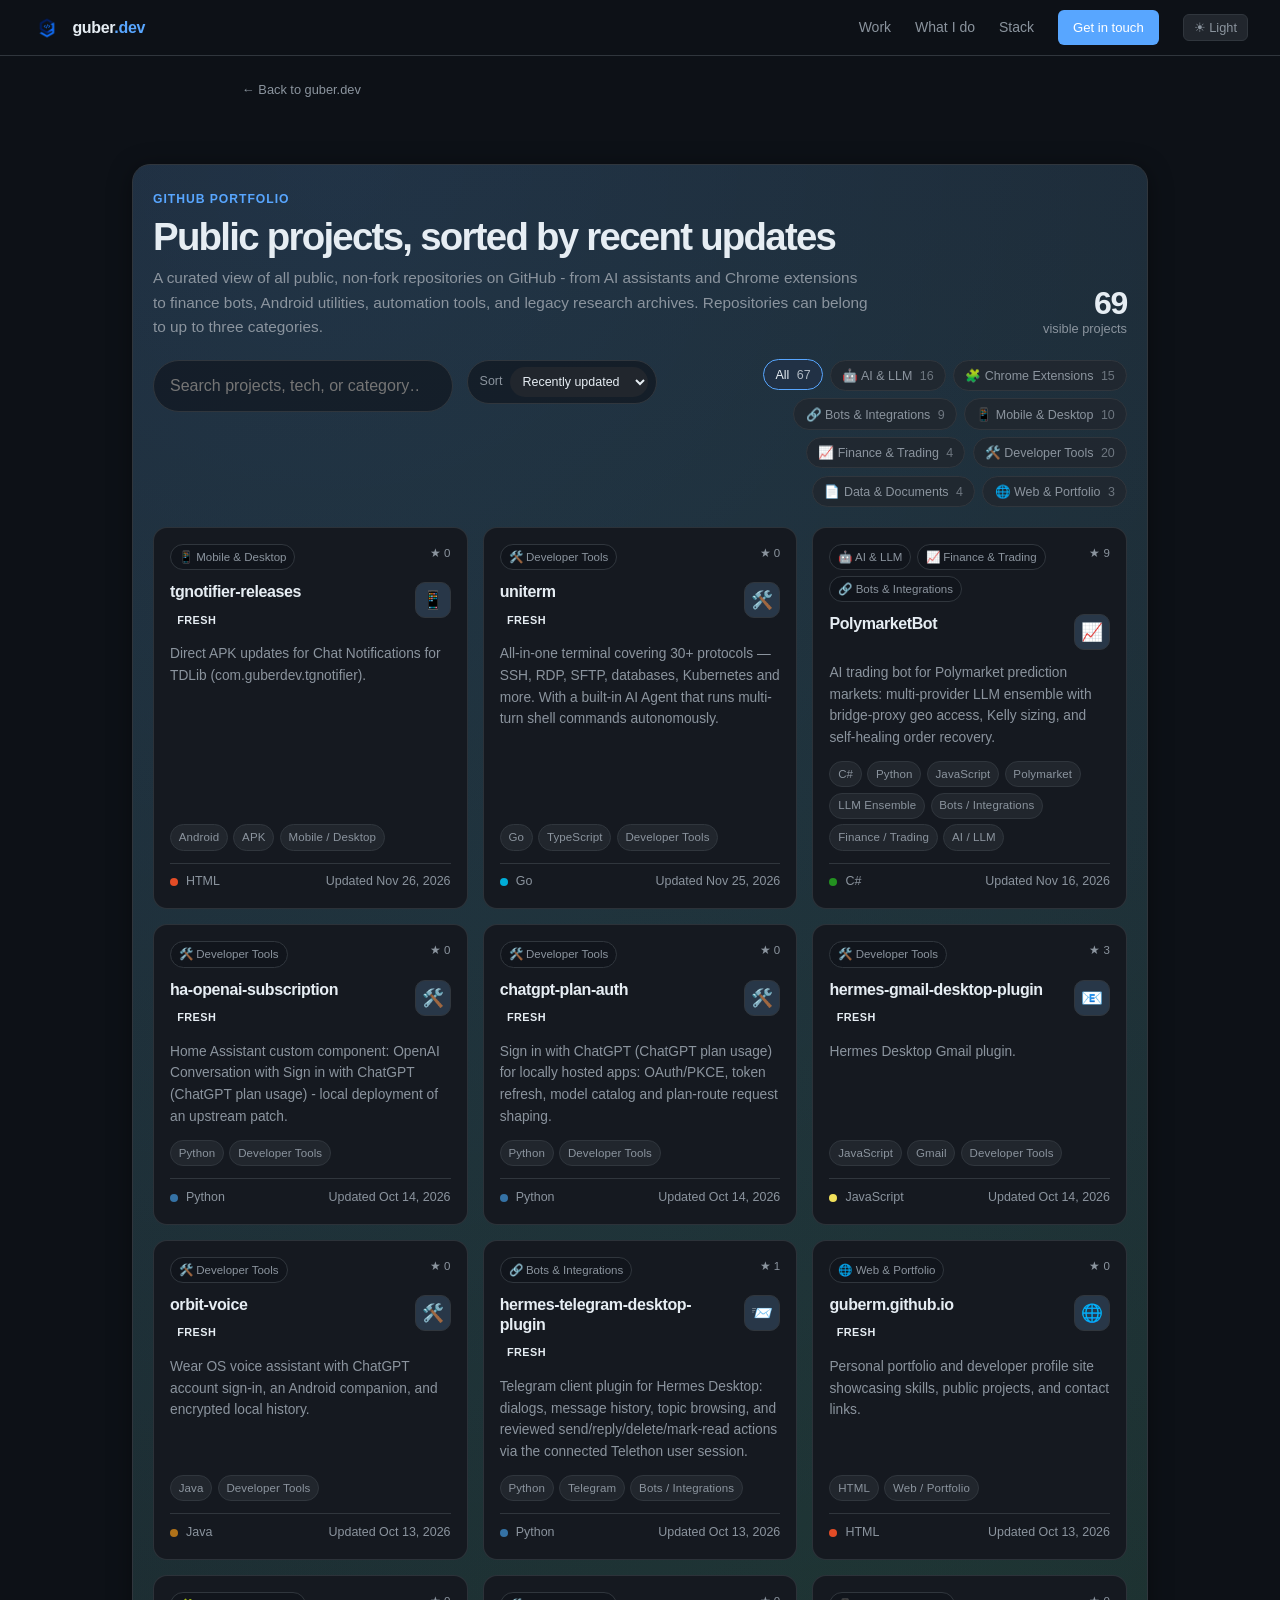
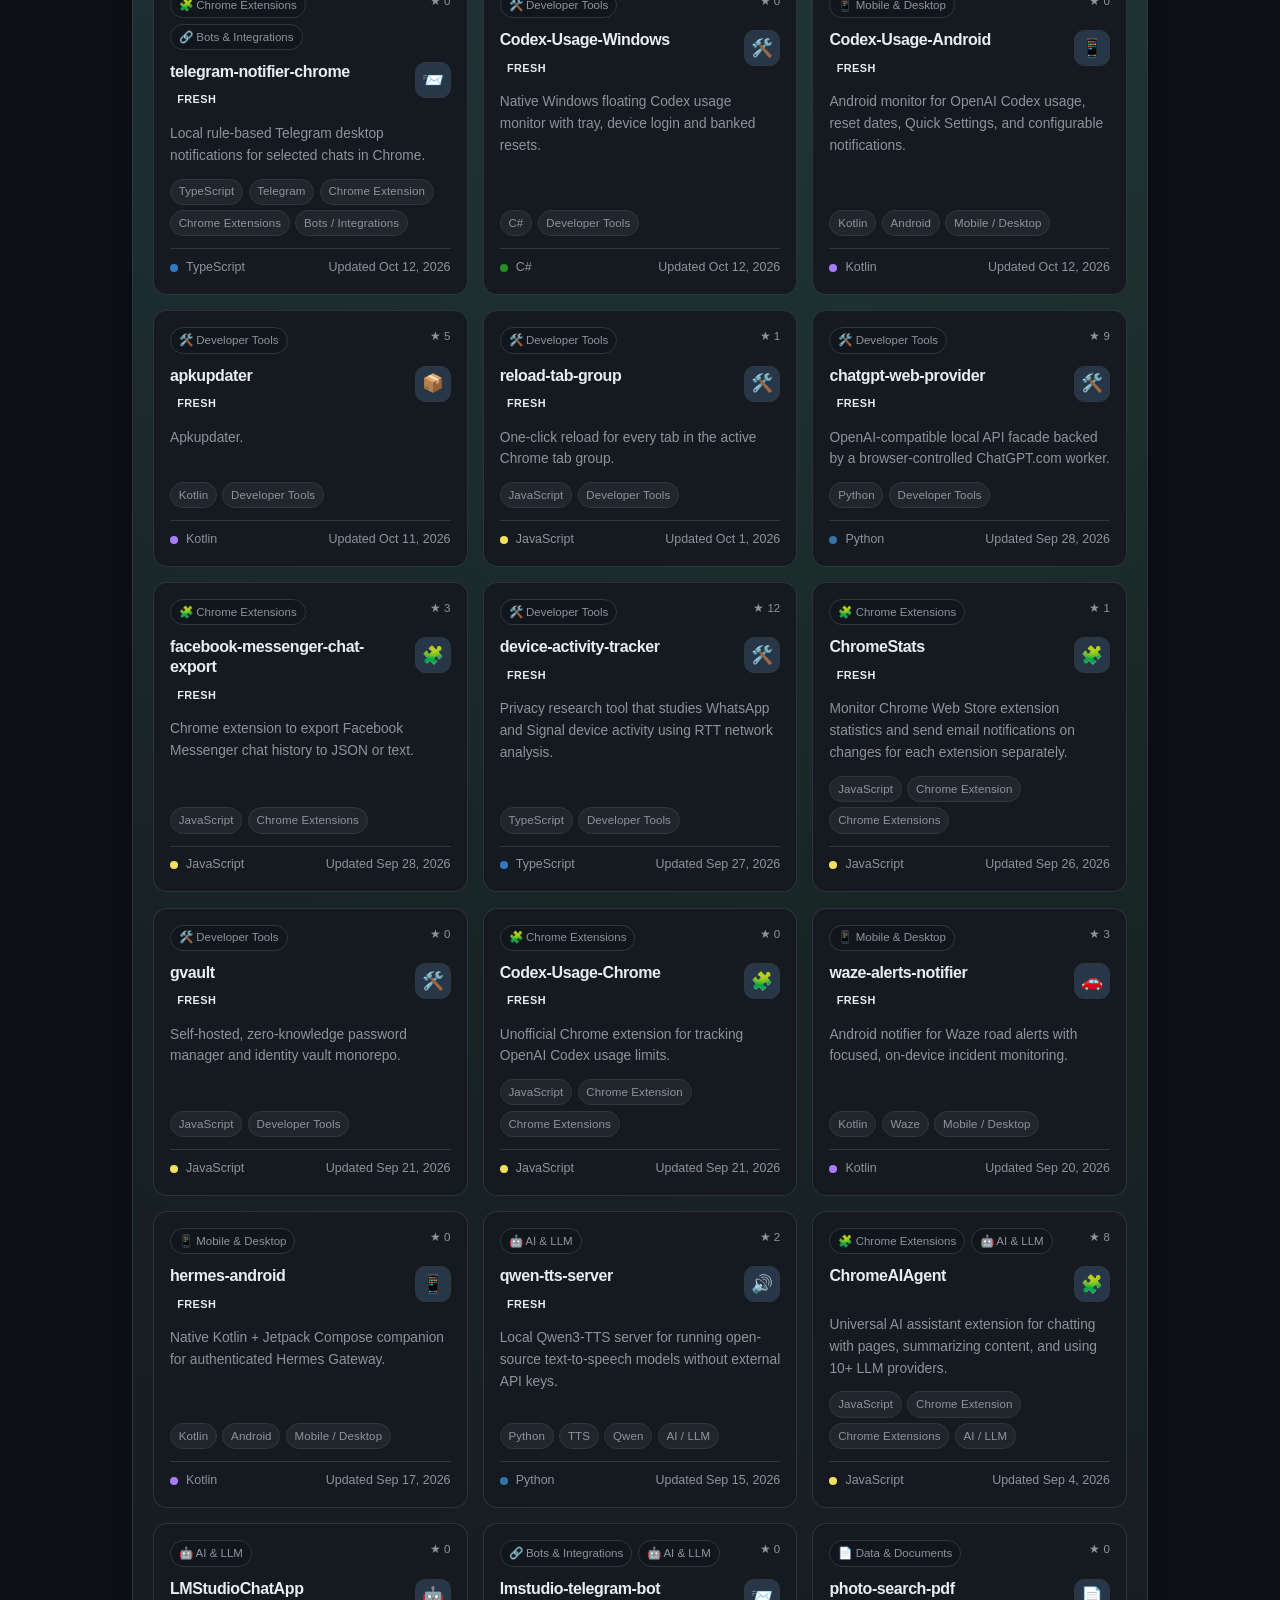
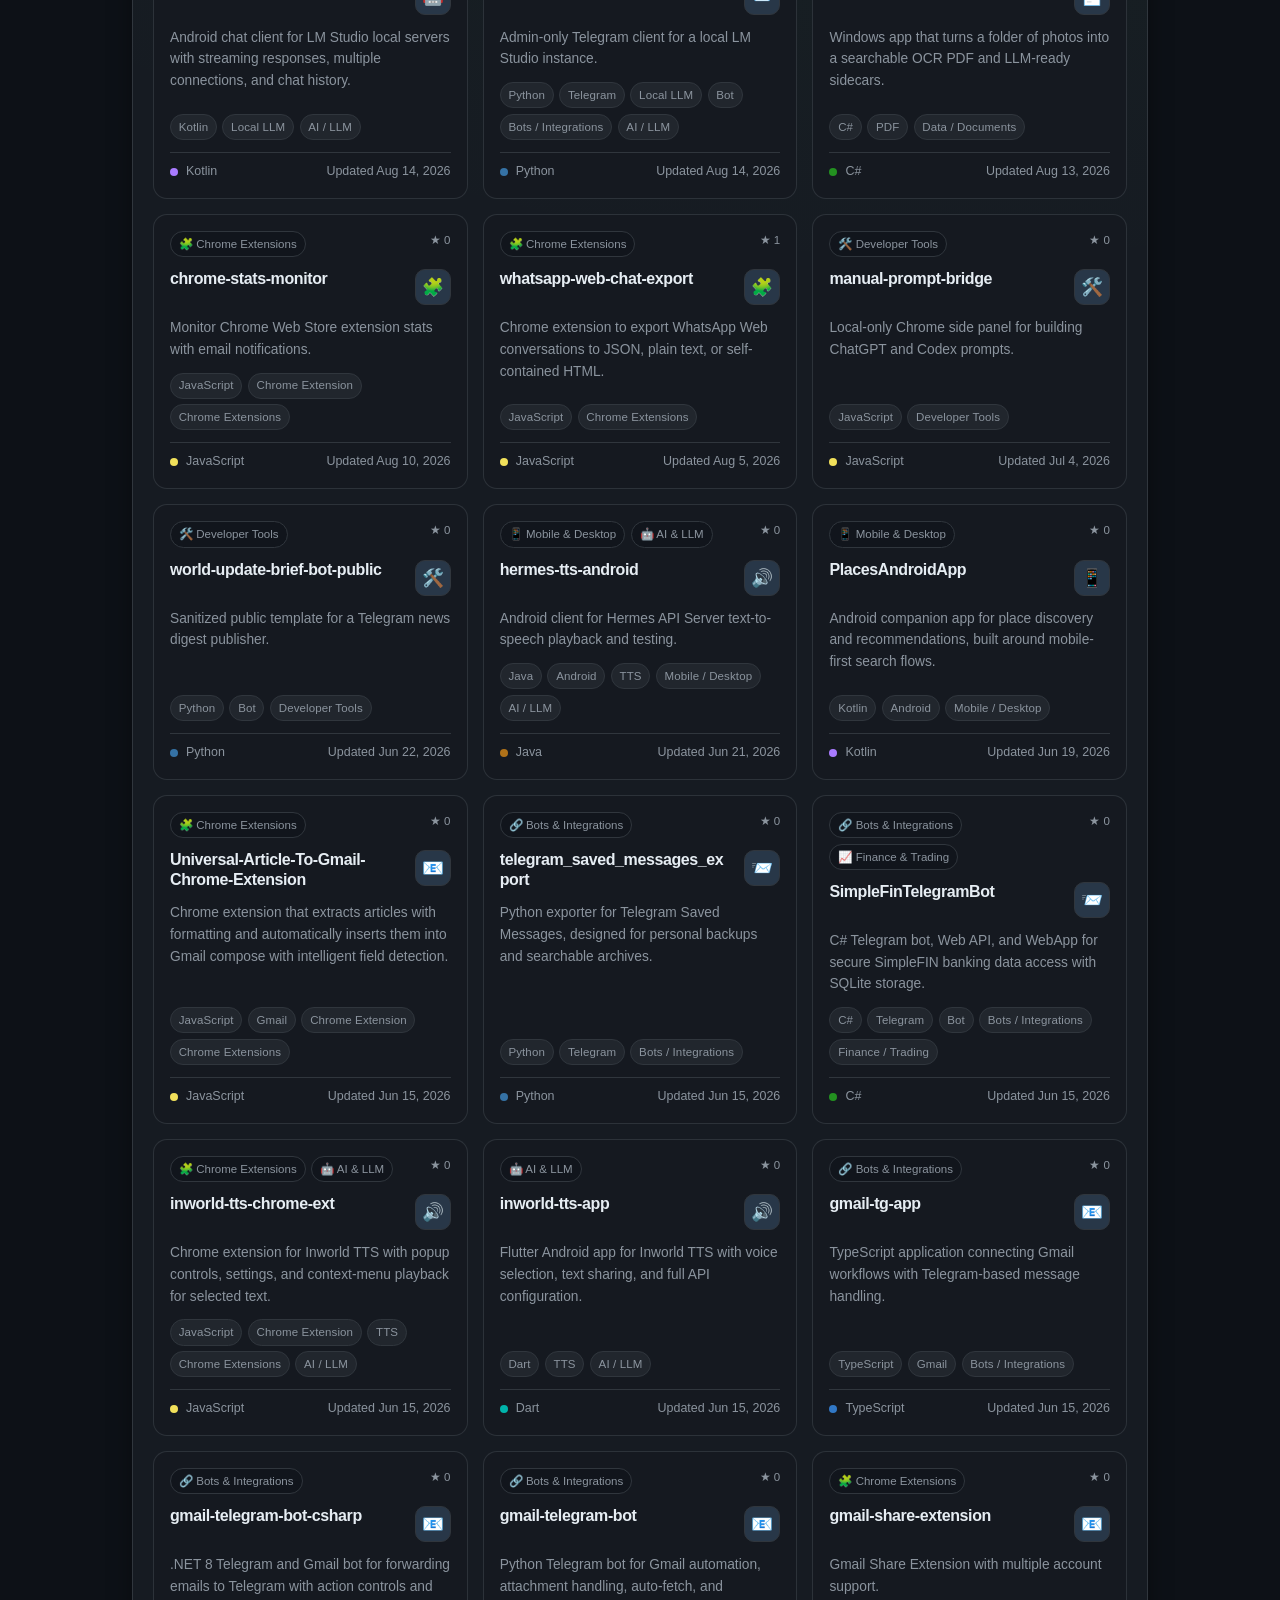
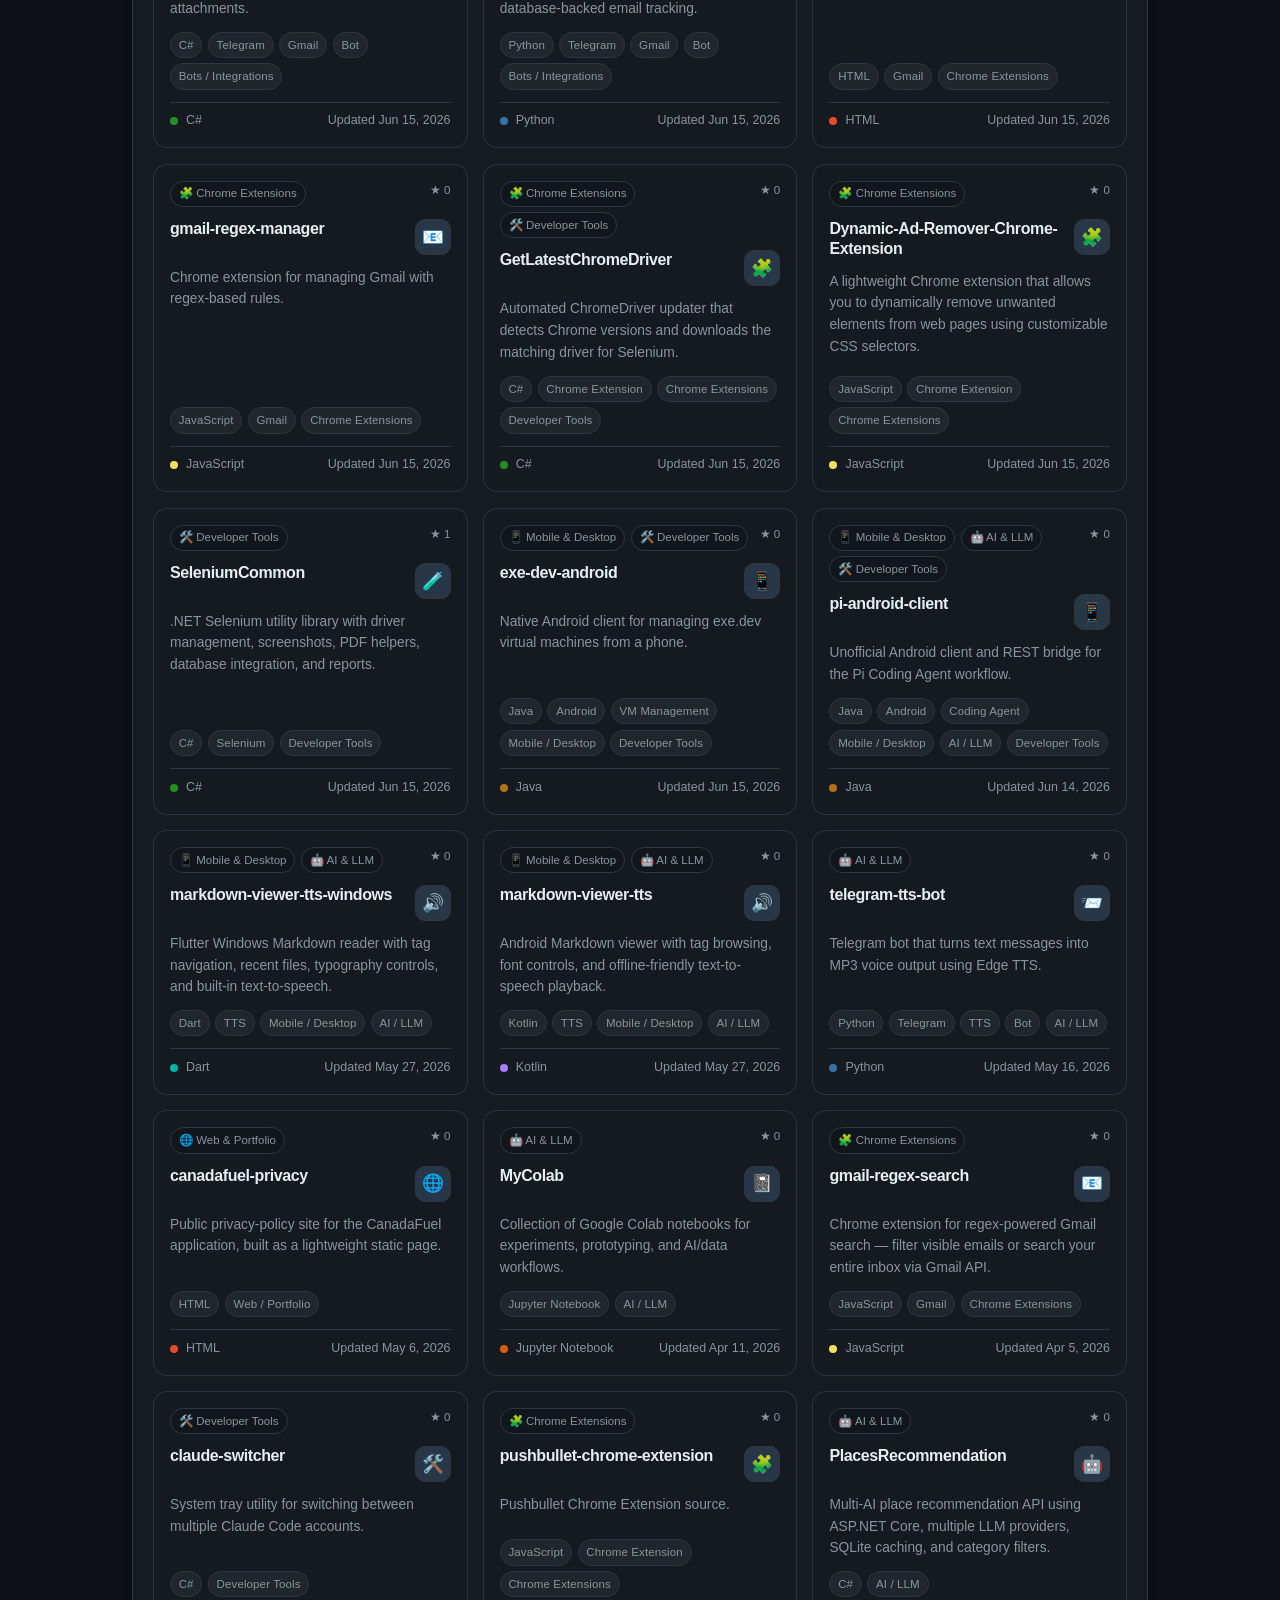
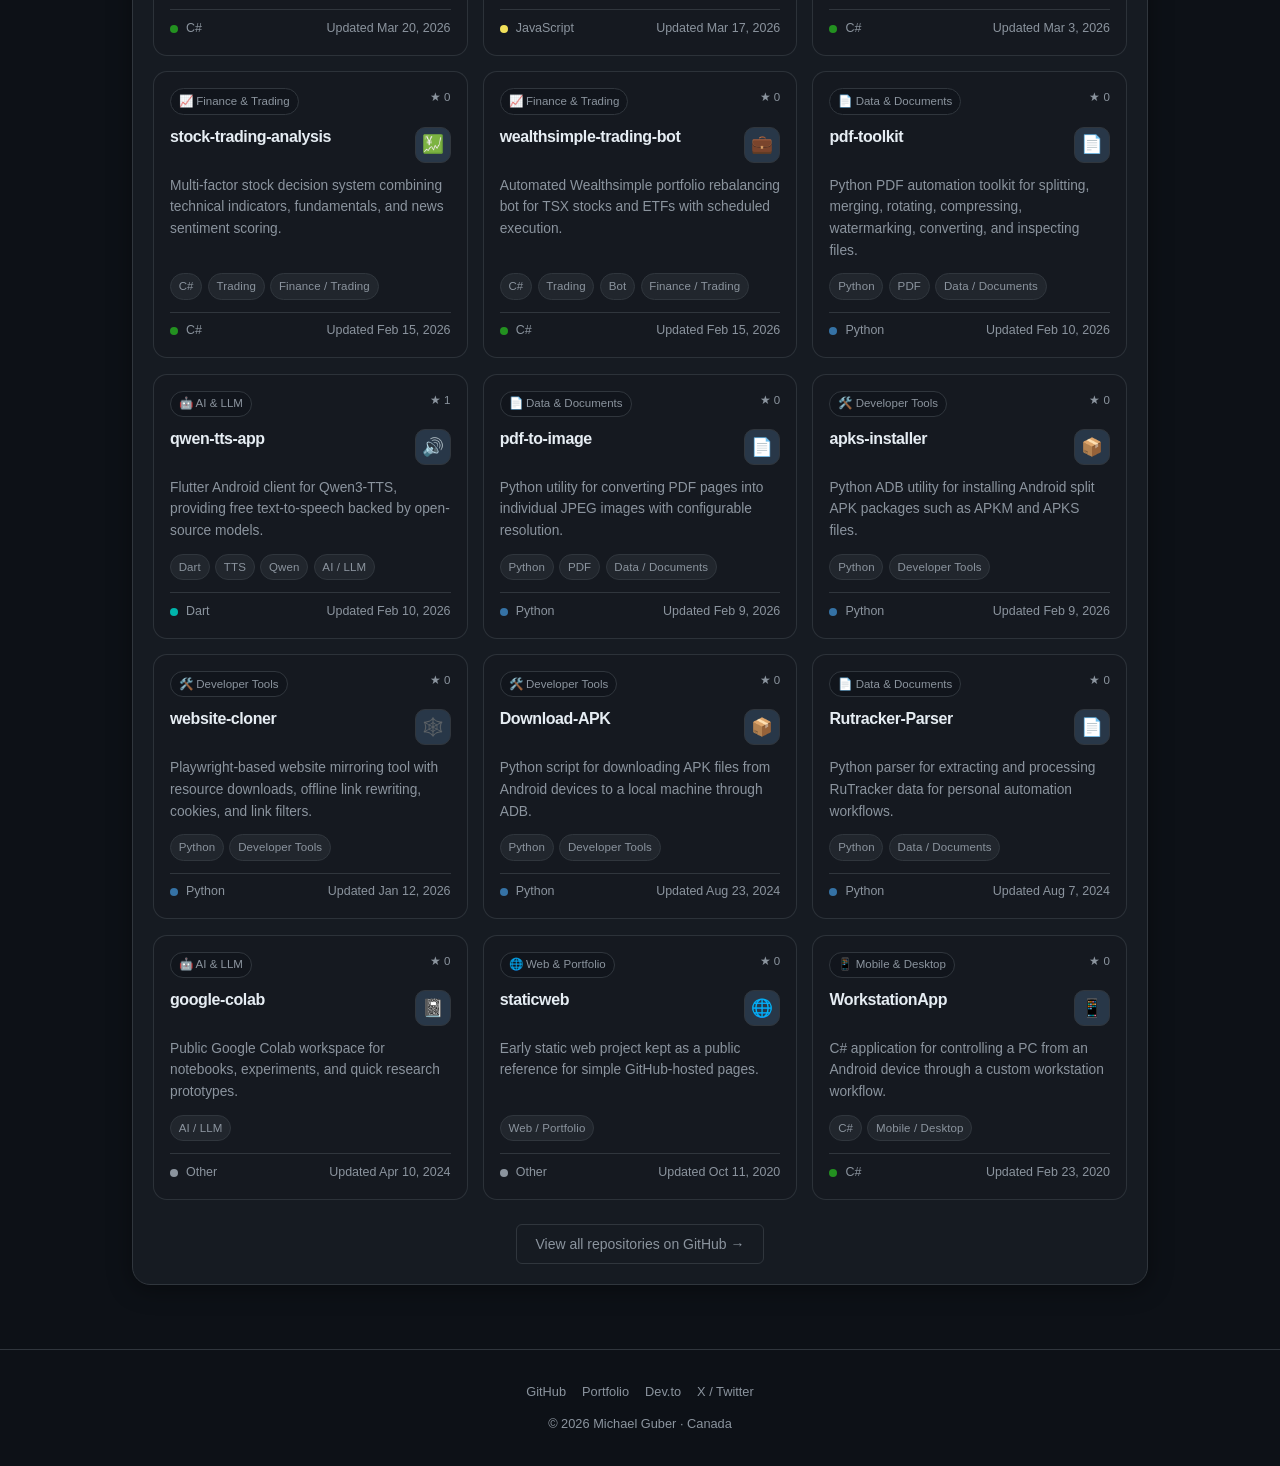
<file: projects/index.html>
<!DOCTYPE html>
<html lang="en" data-theme="dark">
<head>
  <meta charset="UTF-8">
  <title>Open-source projects — Michael Guber (guberm)</title>
  <meta name="description" content="67 public, non-fork repositories by Michael Guber (guberm) — AI assistants, Chrome extensions, finance bots, Android utilities, automation tools and legacy research archives.">
  <meta name="robots" content="index, follow">
  <meta name="viewport" content="width=device-width, initial-scale=1">
  <link rel="canonical" href="https://guber.dev/projects/">
  <meta property="og:title" content="Open-source projects — Michael Guber">
  <meta property="og:description" content="67 public repositories: AI assistants, Chrome extensions, bots, Android utilities and automation tools.">
  <meta property="og:type" content="website">
  <meta property="og:url" content="https://guber.dev/projects/">
  <meta name="theme-color" content="#0d1117">
  <link rel="icon" type="image/x-icon" href="/assets/favicon.ico">
  <link rel="icon" type="image/png" sizes="32x32" href="/assets/favicon-32x32.png">
  <link rel="icon" type="image/png" sizes="16x16" href="/assets/favicon-16x16.png">
  <link rel="apple-touch-icon" sizes="180x180" href="/assets/apple-touch-icon.png">
  <link rel="stylesheet" href="/assets/site.css?v=20261116b">
</head>
<body>

<!-- HEADER -->
<header>
  <a class="logo" href="/" aria-label="guber.dev home">
    <img class="logo-mark" src="/assets/guber-dev-mark-64.png" alt="">
    <span class="logo-text">guber<span>.dev</span></span>
  </a>
  <nav>
    <a href="/#work">Work</a>
    <a href="/#what-i-do">What I do</a>
    <a href="/#stack">Stack</a>
    <a class="btn btn-primary header-cta" href="/#contact">Get in touch</a>
    <button class="theme-btn" id="themeToggle" title="Toggle theme">☀ Light</button>
  </nav>
</header>

<div class="breadcrumb"><a href="/">← Back to guber.dev</a></div>

<section class="section" id="projects">
  <div class="projects-shell">
    <div class="projects-intro">
      <div>
        <div class="projects-kicker">GitHub portfolio</div>
        <h1 class="projects-heading">Public projects, sorted by recent updates</h1>
        <p class="projects-copy">A curated view of all public, non-fork repositories on GitHub - from AI assistants and Chrome extensions to finance bots, Android utilities, automation tools, and legacy research archives. Repositories can belong to up to three categories.</p>
      </div>
      <div class="projects-stat"><strong id="projectCounter">69</strong> visible projects</div>
    </div>
    <div class="project-controls">
      <input class="project-search" id="projectSearch" type="search" placeholder="Search projects, tech, or category…" aria-label="Search projects">
      <label class="project-sort" for="projectSort">
        <span>Sort</span>
        <select id="projectSort" aria-label="Sort projects">
          <option value="updated" selected>Recently updated</option>
          <option value="stars">Most starred</option>
          <option value="name">Name A-Z</option>
          <option value="category">Category</option>
        </select>
      </label>
      <div class="project-filters" aria-label="Project category filters">
        <button class="project-filter active" type="button" data-filter="all" aria-pressed="true">All <span>67</span></button>
        <button class="project-filter" type="button" data-filter="ai-llm" aria-pressed="false">🤖 AI &amp; LLM <span>16</span></button>
        <button class="project-filter" type="button" data-filter="chrome-extensions" aria-pressed="false">🧩 Chrome Extensions <span>15</span></button>
        <button class="project-filter" type="button" data-filter="bots-integrations" aria-pressed="false">🔗 Bots &amp; Integrations <span>9</span></button>
        <button class="project-filter" type="button" data-filter="mobile-desktop" aria-pressed="false">📱 Mobile &amp; Desktop <span>10</span></button>
        <button class="project-filter" type="button" data-filter="finance-trading" aria-pressed="false">📈 Finance &amp; Trading <span>4</span></button>
        <button class="project-filter" type="button" data-filter="developer-tools" aria-pressed="false">🛠️ Developer Tools <span>20</span></button>
        <button class="project-filter" type="button" data-filter="data-documents" aria-pressed="false">📄 Data &amp; Documents <span>4</span></button>
        <button class="project-filter" type="button" data-filter="web-portfolio" aria-pressed="false">🌐 Web &amp; Portfolio <span>3</span></button>
      </div>
    </div>
    <div class="projects-grid" id="projectsGrid">
    <a class="project-card" href="https://github.com/guberm/tgnotifier-releases" target="_blank" rel="noopener" data-categories="mobile-desktop" data-primary-category="mobile-desktop" data-category-order="3" data-updated="1795734549" data-stars="0" data-name="tgnotifier-releases" data-search="tgnotifier-releases mobile &amp; desktop direct apk updates for chat notifications for tdlib (com.guberdev.tgnotifier). android android mobile / desktop">
      <div class="project-topline">
        <div class="project-categories">
        <span class="project-category">📱 Mobile &amp; Desktop</span>
        </div>
        <span class="project-stars">★ 0</span>
      </div>
      <div class="project-header">
        <div>
          <div class="project-name">tgnotifier-releases</div>
          <span class="project-badge">Fresh</span>
        </div>
        <div class="project-icon">📱</div>
      </div>
      <div class="project-desc">Direct APK updates for Chat Notifications for TDLib (com.guberdev.tgnotifier).</div>
      <div class="project-tags">
        <span class="tag">Android</span>
        <span class="tag">APK</span>
        <span class="tag">Mobile / Desktop</span>
      </div>
      <div class="project-footer">
        <span class="lang-label"><span class="lang-dot" style="background:#E34C26"></span>HTML</span>
        <span>Updated Nov 26, 2026</span>
      </div>
    </a>
    <a class="project-card" href="https://github.com/guberm/uniterm" target="_blank" rel="noopener" data-categories="developer-tools" data-primary-category="developer-tools" data-category-order="5" data-updated="1795621474" data-stars="0" data-name="uniterm" data-search="uniterm developer tools all-in-one terminal covering 30+ protocols - ssh, rdp, sftp, databases, kubernetes and more. with a built-in ai agent that runs multi-turn shell commands autonomously. go go developer tools">
      <div class="project-topline">
        <div class="project-categories">
        <span class="project-category">🛠️ Developer Tools</span>
        </div>
        <span class="project-stars">★ 0</span>
      </div>
      <div class="project-header">
        <div>
          <div class="project-name">uniterm</div>
          <span class="project-badge">Fresh</span>
        </div>
        <div class="project-icon">🛠️</div>
      </div>
      <div class="project-desc">All-in-one terminal covering 30+ protocols — SSH, RDP, SFTP, databases, Kubernetes and more. With a built-in AI Agent that runs multi-turn shell commands autonomously.</div>
      <div class="project-tags">
        <span class="tag">Go</span>
        <span class="tag">TypeScript</span>
        <span class="tag">Developer Tools</span>
      </div>
      <div class="project-footer">
        <span class="lang-label"><span class="lang-dot" style="background:#00ADD8"></span>Go</span>
        <span>Updated Nov 25, 2026</span>
      </div>
    </a>
    <a class="project-card" href="https://github.com/guberm/ha-openai-subscription" target="_blank" rel="noopener" data-categories="developer-tools" data-primary-category="developer-tools" data-category-order="5" data-updated="1791986041" data-stars="0" data-name="ha-openai-subscription" data-search="ha-openai-subscription developer tools home assistant custom component: openai conversation with sign in with chatgpt (chatgpt plan usage) - local deployment of an upstream patch. python python developer tools">
      <div class="project-topline">
        <div class="project-categories">
        <span class="project-category">🛠️ Developer Tools</span>
        </div>
        <span class="project-stars">★ 0</span>
      </div>
      <div class="project-header">
        <div>
          <div class="project-name">ha-openai-subscription</div>
          <span class="project-badge">Fresh</span>
        </div>
        <div class="project-icon">🛠️</div>
      </div>
      <div class="project-desc">Home Assistant custom component: OpenAI Conversation with Sign in with ChatGPT (ChatGPT plan usage) - local deployment of an upstream patch.</div>
      <div class="project-tags">
        <span class="tag">Python</span>
        <span class="tag">Developer Tools</span>
      </div>
      <div class="project-footer">
        <span class="lang-label"><span class="lang-dot" style="background:#3572A5"></span>Python</span>
        <span>Updated Oct 14, 2026</span>
      </div>
    </a>
    <a class="project-card" href="https://github.com/guberm/chatgpt-plan-auth" target="_blank" rel="noopener" data-categories="developer-tools" data-primary-category="developer-tools" data-category-order="5" data-updated="1791985609" data-stars="0" data-name="chatgpt-plan-auth" data-search="chatgpt-plan-auth developer tools sign in with chatgpt (chatgpt plan usage) for locally hosted apps: oauth/pkce, token refresh, model catalog and plan-route request shaping. python python developer tools">
      <div class="project-topline">
        <div class="project-categories">
        <span class="project-category">🛠️ Developer Tools</span>
        </div>
        <span class="project-stars">★ 0</span>
      </div>
      <div class="project-header">
        <div>
          <div class="project-name">chatgpt-plan-auth</div>
          <span class="project-badge">Fresh</span>
        </div>
        <div class="project-icon">🛠️</div>
      </div>
      <div class="project-desc">Sign in with ChatGPT (ChatGPT plan usage) for locally hosted apps: OAuth/PKCE, token refresh, model catalog and plan-route request shaping.</div>
      <div class="project-tags">
        <span class="tag">Python</span>
        <span class="tag">Developer Tools</span>
      </div>
      <div class="project-footer">
        <span class="lang-label"><span class="lang-dot" style="background:#3572A5"></span>Python</span>
        <span>Updated Oct 14, 2026</span>
      </div>
    </a>
    <a class="project-card" href="https://github.com/guberm/hermes-gmail-desktop-plugin" target="_blank" rel="noopener" data-categories="developer-tools" data-primary-category="developer-tools" data-category-order="5" data-updated="1791946878" data-stars="3" data-name="hermes-gmail-desktop-plugin" data-search="hermes-gmail-desktop-plugin developer tools hermes desktop gmail plugin. javascript javascript gmail developer tools">
      <div class="project-topline">
        <div class="project-categories">
        <span class="project-category">🛠️ Developer Tools</span>
        </div>
        <span class="project-stars">★ 3</span>
      </div>
      <div class="project-header">
        <div>
          <div class="project-name">hermes-gmail-desktop-plugin</div>
          <span class="project-badge">Fresh</span>
        </div>
        <div class="project-icon">📧</div>
      </div>
      <div class="project-desc">Hermes Desktop Gmail plugin.</div>
      <div class="project-tags">
        <span class="tag">JavaScript</span>
        <span class="tag">Gmail</span>
        <span class="tag">Developer Tools</span>
      </div>
      <div class="project-footer">
        <span class="lang-label"><span class="lang-dot" style="background:#F1E05A"></span>JavaScript</span>
        <span>Updated Oct 14, 2026</span>
      </div>
    </a>
    <a class="project-card" href="https://github.com/guberm/orbit-voice" target="_blank" rel="noopener" data-categories="developer-tools" data-primary-category="developer-tools" data-category-order="5" data-updated="1791927469" data-stars="0" data-name="orbit-voice" data-search="orbit-voice developer tools wear os voice assistant with chatgpt account sign-in, an android companion, and encrypted local history. java java developer tools">
      <div class="project-topline">
        <div class="project-categories">
        <span class="project-category">🛠️ Developer Tools</span>
        </div>
        <span class="project-stars">★ 0</span>
      </div>
      <div class="project-header">
        <div>
          <div class="project-name">orbit-voice</div>
          <span class="project-badge">Fresh</span>
        </div>
        <div class="project-icon">🛠️</div>
      </div>
      <div class="project-desc">Wear OS voice assistant with ChatGPT account sign-in, an Android companion, and encrypted local history.</div>
      <div class="project-tags">
        <span class="tag">Java</span>
        <span class="tag">Developer Tools</span>
      </div>
      <div class="project-footer">
        <span class="lang-label"><span class="lang-dot" style="background:#b07219"></span>Java</span>
        <span>Updated Oct 13, 2026</span>
      </div>
    </a>
    <a class="project-card" href="https://github.com/guberm/hermes-telegram-desktop-plugin" target="_blank" rel="noopener" data-categories="bots-integrations" data-primary-category="bots-integrations" data-category-order="2" data-updated="1791916152" data-stars="1" data-name="hermes-telegram-desktop-plugin" data-search="hermes-telegram-desktop-plugin bots &amp; integrations telegram client plugin for hermes desktop: dialogs, message history, topic browsing, and reviewed send/reply/delete/mark-read actions via the connected telethon user session. python python telegram bots / integrations">
      <div class="project-topline">
        <div class="project-categories">
        <span class="project-category">🔗 Bots &amp; Integrations</span>
        </div>
        <span class="project-stars">★ 1</span>
      </div>
      <div class="project-header">
        <div>
          <div class="project-name">hermes-telegram-desktop-plugin</div>
          <span class="project-badge">Fresh</span>
        </div>
        <div class="project-icon">📨</div>
      </div>
      <div class="project-desc">Telegram client plugin for Hermes Desktop: dialogs, message history, topic browsing, and reviewed send/reply/delete/mark-read actions via the connected Telethon user session.</div>
      <div class="project-tags">
        <span class="tag">Python</span>
        <span class="tag">Telegram</span>
        <span class="tag">Bots / Integrations</span>
      </div>
      <div class="project-footer">
        <span class="lang-label"><span class="lang-dot" style="background:#3572A5"></span>Python</span>
        <span>Updated Oct 13, 2026</span>
      </div>
    </a>
    <a class="project-card" href="https://github.com/guberm/guberm.github.io" target="_blank" rel="noopener" data-categories="web-portfolio" data-primary-category="web-portfolio" data-category-order="7" data-updated="1791916061" data-stars="0" data-name="guberm.github.io" data-search="guberm.github.io web &amp; portfolio personal portfolio and developer profile site showcasing skills, public projects, and contact links. html html web / portfolio">
      <div class="project-topline">
        <div class="project-categories">
        <span class="project-category">🌐 Web &amp; Portfolio</span>
        </div>
        <span class="project-stars">★ 0</span>
      </div>
      <div class="project-header">
        <div>
          <div class="project-name">guberm.github.io</div>
          <span class="project-badge">Fresh</span>
        </div>
        <div class="project-icon">🌐</div>
      </div>
      <div class="project-desc">Personal portfolio and developer profile site showcasing skills, public projects, and contact links.</div>
      <div class="project-tags">
        <span class="tag">HTML</span>
        <span class="tag">Web / Portfolio</span>
      </div>
      <div class="project-footer">
        <span class="lang-label"><span class="lang-dot" style="background:#e34c26"></span>HTML</span>
        <span>Updated Oct 13, 2026</span>
      </div>
    </a>
    <a class="project-card" href="https://github.com/guberm/telegram-notifier-chrome" target="_blank" rel="noopener" data-categories="chrome-extensions bots-integrations" data-primary-category="chrome-extensions" data-category-order="1" data-updated="1791836837" data-stars="0" data-name="telegram-notifier-chrome" data-search="telegram-notifier-chrome chrome extensions bots &amp; integrations local rule-based telegram desktop notifications for selected chats in chrome. typescript typescript telegram chrome extension chrome extensions bots / integrations">
      <div class="project-topline">
        <div class="project-categories">
        <span class="project-category">🧩 Chrome Extensions</span>
        <span class="project-category">🔗 Bots &amp; Integrations</span>
        </div>
        <span class="project-stars">★ 0</span>
      </div>
      <div class="project-header">
        <div>
          <div class="project-name">telegram-notifier-chrome</div>
          <span class="project-badge">Fresh</span>
        </div>
        <div class="project-icon">📨</div>
      </div>
      <div class="project-desc">Local rule-based Telegram desktop notifications for selected chats in Chrome.</div>
      <div class="project-tags">
        <span class="tag">TypeScript</span>
        <span class="tag">Telegram</span>
        <span class="tag">Chrome Extension</span>
        <span class="tag">Chrome Extensions</span>
        <span class="tag">Bots / Integrations</span>
      </div>
      <div class="project-footer">
        <span class="lang-label"><span class="lang-dot" style="background:#3178c6"></span>TypeScript</span>
        <span>Updated Oct 12, 2026</span>
      </div>
    </a>
    <a class="project-card" href="https://github.com/guberm/Codex-Usage-Windows" target="_blank" rel="noopener" data-categories="developer-tools" data-primary-category="developer-tools" data-category-order="5" data-updated="1791836811" data-stars="0" data-name="codex-usage-windows" data-search="codex-usage-windows developer tools native windows floating codex usage monitor with tray, device login and banked resets. c# c# developer tools">
      <div class="project-topline">
        <div class="project-categories">
        <span class="project-category">🛠️ Developer Tools</span>
        </div>
        <span class="project-stars">★ 0</span>
      </div>
      <div class="project-header">
        <div>
          <div class="project-name">Codex-Usage-Windows</div>
          <span class="project-badge">Fresh</span>
        </div>
        <div class="project-icon">🛠️</div>
      </div>
      <div class="project-desc">Native Windows floating Codex usage monitor with tray, device login and banked resets.</div>
      <div class="project-tags">
        <span class="tag">C#</span>
        <span class="tag">Developer Tools</span>
      </div>
      <div class="project-footer">
        <span class="lang-label"><span class="lang-dot" style="background:#239120"></span>C#</span>
        <span>Updated Oct 12, 2026</span>
      </div>
    </a>
    <a class="project-card" href="https://github.com/guberm/Codex-Usage-Android" target="_blank" rel="noopener" data-categories="mobile-desktop" data-primary-category="mobile-desktop" data-category-order="3" data-updated="1791836787" data-stars="0" data-name="codex-usage-android" data-search="codex-usage-android mobile &amp; desktop android monitor for openai codex usage, reset dates, quick settings, and configurable notifications. kotlin kotlin android mobile / desktop">
      <div class="project-topline">
        <div class="project-categories">
        <span class="project-category">📱 Mobile &amp; Desktop</span>
        </div>
        <span class="project-stars">★ 0</span>
      </div>
      <div class="project-header">
        <div>
          <div class="project-name">Codex-Usage-Android</div>
          <span class="project-badge">Fresh</span>
        </div>
        <div class="project-icon">📱</div>
      </div>
      <div class="project-desc">Android monitor for OpenAI Codex usage, reset dates, Quick Settings, and configurable notifications.</div>
      <div class="project-tags">
        <span class="tag">Kotlin</span>
        <span class="tag">Android</span>
        <span class="tag">Mobile / Desktop</span>
      </div>
      <div class="project-footer">
        <span class="lang-label"><span class="lang-dot" style="background:#A97BFF"></span>Kotlin</span>
        <span>Updated Oct 12, 2026</span>
      </div>
    </a>
    <a class="project-card" href="https://github.com/guberm/apkupdater" target="_blank" rel="noopener" data-categories="developer-tools" data-primary-category="developer-tools" data-category-order="5" data-updated="1791730343" data-stars="5" data-name="apkupdater" data-search="apkupdater developer tools apkupdater. kotlin kotlin developer tools">
      <div class="project-topline">
        <div class="project-categories">
        <span class="project-category">🛠️ Developer Tools</span>
        </div>
        <span class="project-stars">★ 5</span>
      </div>
      <div class="project-header">
        <div>
          <div class="project-name">apkupdater</div>
          <span class="project-badge">Fresh</span>
        </div>
        <div class="project-icon">📦</div>
      </div>
      <div class="project-desc">Apkupdater.</div>
      <div class="project-tags">
        <span class="tag">Kotlin</span>
        <span class="tag">Developer Tools</span>
      </div>
      <div class="project-footer">
        <span class="lang-label"><span class="lang-dot" style="background:#A97BFF"></span>Kotlin</span>
        <span>Updated Oct 11, 2026</span>
      </div>
    </a>
    <a class="project-card" href="https://github.com/guberm/PolymarketBot" target="_blank" rel="noopener" data-categories="bots-integrations finance-trading ai-llm" data-primary-category="finance-trading" data-category-order="4" data-updated="1794788537" data-stars="9" data-name="polymarketbot" data-search="polymarketbot bots &amp; integrations finance &amp; trading ai &amp; llm ai trading bot for polymarket prediction markets: multi-provider llm ensemble with bridge-proxy geo access, kelly sizing, and self-healing order recovery. c# python javascript c# python javascript bots / integrations finance / trading ai / llm">
      <div class="project-topline">
        <div class="project-categories">
        <span class="project-category">🤖 AI &amp; LLM</span>
        <span class="project-category">📈 Finance &amp; Trading</span>
        <span class="project-category">🔗 Bots &amp; Integrations</span>
        </div>
        <span class="project-stars">★ 9</span>
      </div>
      <div class="project-header">
        <div>
          <div class="project-name">PolymarketBot</div>
        </div>
        <div class="project-icon">📈</div>
      </div>
      <div class="project-desc">AI trading bot for Polymarket prediction markets: multi-provider LLM ensemble with bridge-proxy geo access, Kelly sizing, and self-healing order recovery.</div>
      <div class="project-tags">
        <span class="tag">C#</span>
        <span class="tag">Python</span>
        <span class="tag">JavaScript</span>
        <span class="tag">Polymarket</span>
        <span class="tag">LLM Ensemble</span>
        <span class="tag">Bots / Integrations</span>
        <span class="tag">Finance / Trading</span>
        <span class="tag">AI / LLM</span>
      </div>
      <div class="project-footer">
        <span class="lang-label"><span class="lang-dot" style="background:#239120"></span>C#</span>
        <span>Updated Nov 16, 2026</span>
      </div>
    </a>
    <a class="project-card" href="https://github.com/guberm/reload-tab-group" target="_blank" rel="noopener" data-categories="developer-tools" data-primary-category="developer-tools" data-category-order="5" data-updated="1790820092" data-stars="1" data-name="reload-tab-group" data-search="reload-tab-group developer tools one-click reload for every tab in the active chrome tab group. javascript javascript developer tools">
      <div class="project-topline">
        <div class="project-categories">
        <span class="project-category">🛠️ Developer Tools</span>
        </div>
        <span class="project-stars">★ 1</span>
      </div>
      <div class="project-header">
        <div>
          <div class="project-name">reload-tab-group</div>
          <span class="project-badge">Fresh</span>
        </div>
        <div class="project-icon">🛠️</div>
      </div>
      <div class="project-desc">One-click reload for every tab in the active Chrome tab group.</div>
      <div class="project-tags">
        <span class="tag">JavaScript</span>
        <span class="tag">Developer Tools</span>
      </div>
      <div class="project-footer">
        <span class="lang-label"><span class="lang-dot" style="background:#F1E05A"></span>JavaScript</span>
        <span>Updated Oct 1, 2026</span>
      </div>
    </a>
    <a class="project-card" href="https://github.com/guberm/chatgpt-web-provider" target="_blank" rel="noopener" data-categories="developer-tools" data-primary-category="developer-tools" data-category-order="5" data-updated="1790627015" data-stars="9" data-name="chatgpt-web-provider" data-search="chatgpt-web-provider developer tools openai-compatible local api facade backed by a browser-controlled chatgpt.com worker. python python developer tools">
      <div class="project-topline">
        <div class="project-categories">
        <span class="project-category">🛠️ Developer Tools</span>
        </div>
        <span class="project-stars">★ 9</span>
      </div>
      <div class="project-header">
        <div>
          <div class="project-name">chatgpt-web-provider</div>
          <span class="project-badge">Fresh</span>
        </div>
        <div class="project-icon">🛠️</div>
      </div>
      <div class="project-desc">OpenAI-compatible local API facade backed by a browser-controlled ChatGPT.com worker.</div>
      <div class="project-tags">
        <span class="tag">Python</span>
        <span class="tag">Developer Tools</span>
      </div>
      <div class="project-footer">
        <span class="lang-label"><span class="lang-dot" style="background:#3572A5"></span>Python</span>
        <span>Updated Sep 28, 2026</span>
      </div>
    </a>
    <a class="project-card" href="https://github.com/guberm/facebook-messenger-chat-export" target="_blank" rel="noopener" data-categories="chrome-extensions" data-primary-category="chrome-extensions" data-category-order="1" data-updated="1790586111" data-stars="3" data-name="facebook-messenger-chat-export" data-search="facebook-messenger-chat-export chrome extensions chrome extension to export facebook messenger chat history to json or text. javascript javascript chrome extensions">
      <div class="project-topline">
        <div class="project-categories">
        <span class="project-category">🧩 Chrome Extensions</span>
        </div>
        <span class="project-stars">★ 3</span>
      </div>
      <div class="project-header">
        <div>
          <div class="project-name">facebook-messenger-chat-export</div>
          <span class="project-badge">Fresh</span>
        </div>
        <div class="project-icon">🧩</div>
      </div>
      <div class="project-desc">Chrome extension to export Facebook Messenger chat history to JSON or text.</div>
      <div class="project-tags">
        <span class="tag">JavaScript</span>
        <span class="tag">Chrome Extensions</span>
      </div>
      <div class="project-footer">
        <span class="lang-label"><span class="lang-dot" style="background:#F1E05A"></span>JavaScript</span>
        <span>Updated Sep 28, 2026</span>
      </div>
    </a>
    <a class="project-card" href="https://github.com/guberm/device-activity-tracker" target="_blank" rel="noopener" data-categories="developer-tools" data-primary-category="developer-tools" data-category-order="5" data-updated="1790470265" data-stars="12" data-name="device-activity-tracker" data-search="device-activity-tracker developer tools privacy research tool that studies whatsapp and signal device activity using rtt network analysis. typescript typescript developer tools">
      <div class="project-topline">
        <div class="project-categories">
        <span class="project-category">🛠️ Developer Tools</span>
        </div>
        <span class="project-stars">★ 12</span>
      </div>
      <div class="project-header">
        <div>
          <div class="project-name">device-activity-tracker</div>
          <span class="project-badge">Fresh</span>
        </div>
        <div class="project-icon">🛠️</div>
      </div>
      <div class="project-desc">Privacy research tool that studies WhatsApp and Signal device activity using RTT network analysis.</div>
      <div class="project-tags">
        <span class="tag">TypeScript</span>
        <span class="tag">Developer Tools</span>
      </div>
      <div class="project-footer">
        <span class="lang-label"><span class="lang-dot" style="background:#3178c6"></span>TypeScript</span>
        <span>Updated Sep 27, 2026</span>
      </div>
    </a>
    <a class="project-card" href="https://github.com/guberm/ChromeStats" target="_blank" rel="noopener" data-categories="chrome-extensions" data-primary-category="chrome-extensions" data-category-order="1" data-updated="1790462913" data-stars="1" data-name="chromestats" data-search="chromestats chrome extensions monitor chrome web store extension statistics and send email notifications on changes for each extension separately. javascript javascript chrome extension chrome extensions">
      <div class="project-topline">
        <div class="project-categories">
        <span class="project-category">🧩 Chrome Extensions</span>
        </div>
        <span class="project-stars">★ 1</span>
      </div>
      <div class="project-header">
        <div>
          <div class="project-name">ChromeStats</div>
          <span class="project-badge">Fresh</span>
        </div>
        <div class="project-icon">🧩</div>
      </div>
      <div class="project-desc">Monitor Chrome Web Store extension statistics and send email notifications on changes for each extension separately.</div>
      <div class="project-tags">
        <span class="tag">JavaScript</span>
        <span class="tag">Chrome Extension</span>
        <span class="tag">Chrome Extensions</span>
      </div>
      <div class="project-footer">
        <span class="lang-label"><span class="lang-dot" style="background:#F1E05A"></span>JavaScript</span>
        <span>Updated Sep 26, 2026</span>
      </div>
    </a>
    <a class="project-card" href="https://github.com/guberm/gvault" target="_blank" rel="noopener" data-categories="developer-tools" data-primary-category="developer-tools" data-category-order="5" data-updated="1790009040" data-stars="0" data-name="gvault" data-search="gvault developer tools self-hosted, zero-knowledge password manager and identity vault monorepo. javascript javascript developer tools">
      <div class="project-topline">
        <div class="project-categories">
        <span class="project-category">🛠️ Developer Tools</span>
        </div>
        <span class="project-stars">★ 0</span>
      </div>
      <div class="project-header">
        <div>
          <div class="project-name">gvault</div>
          <span class="project-badge">Fresh</span>
        </div>
        <div class="project-icon">🛠️</div>
      </div>
      <div class="project-desc">Self-hosted, zero-knowledge password manager and identity vault monorepo.</div>
      <div class="project-tags">
        <span class="tag">JavaScript</span>
        <span class="tag">Developer Tools</span>
      </div>
      <div class="project-footer">
        <span class="lang-label"><span class="lang-dot" style="background:#F1E05A"></span>JavaScript</span>
        <span>Updated Sep 21, 2026</span>
      </div>
    </a>
    <a class="project-card" href="https://github.com/guberm/Codex-Usage-Chrome" target="_blank" rel="noopener" data-categories="chrome-extensions" data-primary-category="chrome-extensions" data-category-order="1" data-updated="1790009035" data-stars="0" data-name="codex-usage-chrome" data-search="codex-usage-chrome chrome extensions unofficial chrome extension for tracking openai codex usage limits. javascript javascript chrome extension chrome extensions">
      <div class="project-topline">
        <div class="project-categories">
        <span class="project-category">🧩 Chrome Extensions</span>
        </div>
        <span class="project-stars">★ 0</span>
      </div>
      <div class="project-header">
        <div>
          <div class="project-name">Codex-Usage-Chrome</div>
          <span class="project-badge">Fresh</span>
        </div>
        <div class="project-icon">🧩</div>
      </div>
      <div class="project-desc">Unofficial Chrome extension for tracking OpenAI Codex usage limits.</div>
      <div class="project-tags">
        <span class="tag">JavaScript</span>
        <span class="tag">Chrome Extension</span>
        <span class="tag">Chrome Extensions</span>
      </div>
      <div class="project-footer">
        <span class="lang-label"><span class="lang-dot" style="background:#F1E05A"></span>JavaScript</span>
        <span>Updated Sep 21, 2026</span>
      </div>
    </a>
    <a class="project-card" href="https://github.com/guberm/waze-alerts-notifier" target="_blank" rel="noopener" data-categories="mobile-desktop" data-primary-category="mobile-desktop" data-category-order="3" data-updated="1789937963" data-stars="3" data-name="waze-alerts-notifier" data-search="waze-alerts-notifier mobile &amp; desktop android notifier for waze road alerts with focused, on-device incident monitoring. kotlin kotlin waze mobile / desktop">
      <div class="project-topline">
        <div class="project-categories">
        <span class="project-category">📱 Mobile &amp; Desktop</span>
        </div>
        <span class="project-stars">★ 3</span>
      </div>
      <div class="project-header">
        <div>
          <div class="project-name">waze-alerts-notifier</div>
          <span class="project-badge">Fresh</span>
        </div>
        <div class="project-icon">🚗</div>
      </div>
      <div class="project-desc">Android notifier for Waze road alerts with focused, on-device incident monitoring.</div>
      <div class="project-tags">
        <span class="tag">Kotlin</span>
        <span class="tag">Waze</span>
        <span class="tag">Mobile / Desktop</span>
      </div>
      <div class="project-footer">
        <span class="lang-label"><span class="lang-dot" style="background:#A97BFF"></span>Kotlin</span>
        <span>Updated Sep 20, 2026</span>
      </div>
    </a>
    <a class="project-card" href="https://github.com/guberm/hermes-android" target="_blank" rel="noopener" data-categories="mobile-desktop" data-primary-category="mobile-desktop" data-category-order="3" data-updated="1789669452" data-stars="0" data-name="hermes-android" data-search="hermes-android mobile &amp; desktop native kotlin + jetpack compose companion for authenticated hermes gateway. kotlin kotlin android mobile / desktop">
      <div class="project-topline">
        <div class="project-categories">
        <span class="project-category">📱 Mobile &amp; Desktop</span>
        </div>
        <span class="project-stars">★ 0</span>
      </div>
      <div class="project-header">
        <div>
          <div class="project-name">hermes-android</div>
          <span class="project-badge">Fresh</span>
        </div>
        <div class="project-icon">📱</div>
      </div>
      <div class="project-desc">Native Kotlin + Jetpack Compose companion for authenticated Hermes Gateway.</div>
      <div class="project-tags">
        <span class="tag">Kotlin</span>
        <span class="tag">Android</span>
        <span class="tag">Mobile / Desktop</span>
      </div>
      <div class="project-footer">
        <span class="lang-label"><span class="lang-dot" style="background:#A97BFF"></span>Kotlin</span>
        <span>Updated Sep 17, 2026</span>
      </div>
    </a>
    <a class="project-card" href="https://github.com/guberm/qwen-tts-server" target="_blank" rel="noopener" data-categories="ai-llm" data-primary-category="ai-llm" data-category-order="0" data-updated="1789446554" data-stars="2" data-name="qwen-tts-server" data-search="qwen-tts-server ai &amp; llm local qwen3-tts server for running open-source text-to-speech models without external api keys. python python tts qwen ai / llm">
      <div class="project-topline">
        <div class="project-categories">
        <span class="project-category">🤖 AI &amp; LLM</span>
        </div>
        <span class="project-stars">★ 2</span>
      </div>
      <div class="project-header">
        <div>
          <div class="project-name">qwen-tts-server</div>
          <span class="project-badge">Fresh</span>
        </div>
        <div class="project-icon">🔊</div>
      </div>
      <div class="project-desc">Local Qwen3-TTS server for running open-source text-to-speech models without external API keys.</div>
      <div class="project-tags">
        <span class="tag">Python</span>
        <span class="tag">TTS</span>
        <span class="tag">Qwen</span>
        <span class="tag">AI / LLM</span>
      </div>
      <div class="project-footer">
        <span class="lang-label"><span class="lang-dot" style="background:#3572A5"></span>Python</span>
        <span>Updated Sep 15, 2026</span>
      </div>
    </a>
    <a class="project-card" href="https://github.com/guberm/ChromeAIAgent" target="_blank" rel="noopener" data-categories="chrome-extensions ai-llm" data-primary-category="chrome-extensions" data-category-order="1" data-updated="1788527814" data-stars="8" data-name="chromeaiagent" data-search="chromeaiagent chrome extensions ai &amp; llm universal ai assistant extension for chatting with pages, summarizing content, and using 10+ llm providers. javascript javascript chrome extension chrome extensions ai / llm">
      <div class="project-topline">
        <div class="project-categories">
        <span class="project-category">🧩 Chrome Extensions</span>
        <span class="project-category">🤖 AI &amp; LLM</span>
        </div>
        <span class="project-stars">★ 8</span>
      </div>
      <div class="project-header">
        <div>
          <div class="project-name">ChromeAIAgent</div>
        </div>
        <div class="project-icon">🧩</div>
      </div>
      <div class="project-desc">Universal AI assistant extension for chatting with pages, summarizing content, and using 10+ LLM providers.</div>
      <div class="project-tags">
        <span class="tag">JavaScript</span>
        <span class="tag">Chrome Extension</span>
        <span class="tag">Chrome Extensions</span>
        <span class="tag">AI / LLM</span>
      </div>
      <div class="project-footer">
        <span class="lang-label"><span class="lang-dot" style="background:#F1E05A"></span>JavaScript</span>
        <span>Updated Sep 4, 2026</span>
      </div>
    </a>
    <a class="project-card" href="https://github.com/guberm/LMStudioChatApp" target="_blank" rel="noopener" data-categories="ai-llm" data-primary-category="ai-llm" data-category-order="0" data-updated="1786680960" data-stars="0" data-name="lmstudiochatapp" data-search="lmstudiochatapp ai &amp; llm android chat client for lm studio local servers with streaming responses, multiple connections, and chat history. kotlin kotlin local llm ai / llm">
      <div class="project-topline">
        <div class="project-categories">
        <span class="project-category">🤖 AI &amp; LLM</span>
        </div>
        <span class="project-stars">★ 0</span>
      </div>
      <div class="project-header">
        <div>
          <div class="project-name">LMStudioChatApp</div>
        </div>
        <div class="project-icon">🤖</div>
      </div>
      <div class="project-desc">Android chat client for LM Studio local servers with streaming responses, multiple connections, and chat history.</div>
      <div class="project-tags">
        <span class="tag">Kotlin</span>
        <span class="tag">Local LLM</span>
        <span class="tag">AI / LLM</span>
      </div>
      <div class="project-footer">
        <span class="lang-label"><span class="lang-dot" style="background:#A97BFF"></span>Kotlin</span>
        <span>Updated Aug 14, 2026</span>
      </div>
    </a>
    <a class="project-card" href="https://github.com/guberm/lmstudio-telegram-bot" target="_blank" rel="noopener" data-categories="bots-integrations ai-llm" data-primary-category="bots-integrations" data-category-order="2" data-updated="1786673390" data-stars="0" data-name="lmstudio-telegram-bot" data-search="lmstudio-telegram-bot bots &amp; integrations ai &amp; llm admin-only telegram client for a local lm studio instance. python python telegram local llm bot bots / integrations ai / llm">
      <div class="project-topline">
        <div class="project-categories">
        <span class="project-category">🔗 Bots &amp; Integrations</span>
        <span class="project-category">🤖 AI &amp; LLM</span>
        </div>
        <span class="project-stars">★ 0</span>
      </div>
      <div class="project-header">
        <div>
          <div class="project-name">lmstudio-telegram-bot</div>
        </div>
        <div class="project-icon">📨</div>
      </div>
      <div class="project-desc">Admin-only Telegram client for a local LM Studio instance.</div>
      <div class="project-tags">
        <span class="tag">Python</span>
        <span class="tag">Telegram</span>
        <span class="tag">Local LLM</span>
        <span class="tag">Bot</span>
        <span class="tag">Bots / Integrations</span>
        <span class="tag">AI / LLM</span>
      </div>
      <div class="project-footer">
        <span class="lang-label"><span class="lang-dot" style="background:#3572A5"></span>Python</span>
        <span>Updated Aug 14, 2026</span>
      </div>
    </a>
    <a class="project-card" href="https://github.com/guberm/photo-search-pdf" target="_blank" rel="noopener" data-categories="data-documents" data-primary-category="data-documents" data-category-order="6" data-updated="1786650927" data-stars="0" data-name="photo-search-pdf" data-search="photo-search-pdf data &amp; documents windows app that turns a folder of photos into a searchable ocr pdf and llm-ready sidecars. c# c# pdf data / documents">
      <div class="project-topline">
        <div class="project-categories">
        <span class="project-category">📄 Data &amp; Documents</span>
        </div>
        <span class="project-stars">★ 0</span>
      </div>
      <div class="project-header">
        <div>
          <div class="project-name">photo-search-pdf</div>
        </div>
        <div class="project-icon">📄</div>
      </div>
      <div class="project-desc">Windows app that turns a folder of photos into a searchable OCR PDF and LLM-ready sidecars.</div>
      <div class="project-tags">
        <span class="tag">C#</span>
        <span class="tag">PDF</span>
        <span class="tag">Data / Documents</span>
      </div>
      <div class="project-footer">
        <span class="lang-label"><span class="lang-dot" style="background:#239120"></span>C#</span>
        <span>Updated Aug 13, 2026</span>
      </div>
    </a>
    <a class="project-card" href="https://github.com/guberm/chrome-stats-monitor" target="_blank" rel="noopener" data-categories="chrome-extensions" data-primary-category="chrome-extensions" data-category-order="1" data-updated="1786397650" data-stars="0" data-name="chrome-stats-monitor" data-search="chrome-stats-monitor chrome extensions monitor chrome web store extension stats with email notifications. javascript javascript chrome extension chrome extensions">
      <div class="project-topline">
        <div class="project-categories">
        <span class="project-category">🧩 Chrome Extensions</span>
        </div>
        <span class="project-stars">★ 0</span>
      </div>
      <div class="project-header">
        <div>
          <div class="project-name">chrome-stats-monitor</div>
        </div>
        <div class="project-icon">🧩</div>
      </div>
      <div class="project-desc">Monitor Chrome Web Store extension stats with email notifications.</div>
      <div class="project-tags">
        <span class="tag">JavaScript</span>
        <span class="tag">Chrome Extension</span>
        <span class="tag">Chrome Extensions</span>
      </div>
      <div class="project-footer">
        <span class="lang-label"><span class="lang-dot" style="background:#F1E05A"></span>JavaScript</span>
        <span>Updated Aug 10, 2026</span>
      </div>
    </a>
    <a class="project-card" href="https://github.com/guberm/whatsapp-web-chat-export" target="_blank" rel="noopener" data-categories="chrome-extensions" data-primary-category="chrome-extensions" data-category-order="1" data-updated="1785947164" data-stars="1" data-name="whatsapp-web-chat-export" data-search="whatsapp-web-chat-export chrome extensions chrome extension to export whatsapp web conversations to json, plain text, or self-contained html. javascript javascript chrome extensions">
      <div class="project-topline">
        <div class="project-categories">
        <span class="project-category">🧩 Chrome Extensions</span>
        </div>
        <span class="project-stars">★ 1</span>
      </div>
      <div class="project-header">
        <div>
          <div class="project-name">whatsapp-web-chat-export</div>
        </div>
        <div class="project-icon">🧩</div>
      </div>
      <div class="project-desc">Chrome extension to export WhatsApp Web conversations to JSON, plain text, or self-contained HTML.</div>
      <div class="project-tags">
        <span class="tag">JavaScript</span>
        <span class="tag">Chrome Extensions</span>
      </div>
      <div class="project-footer">
        <span class="lang-label"><span class="lang-dot" style="background:#F1E05A"></span>JavaScript</span>
        <span>Updated Aug 5, 2026</span>
      </div>
    </a>
    <a class="project-card" href="https://github.com/guberm/manual-prompt-bridge" target="_blank" rel="noopener" data-categories="developer-tools" data-primary-category="developer-tools" data-category-order="5" data-updated="1783197831" data-stars="0" data-name="manual-prompt-bridge" data-search="manual-prompt-bridge developer tools local-only chrome side panel for building chatgpt and codex prompts. javascript javascript developer tools">
      <div class="project-topline">
        <div class="project-categories">
        <span class="project-category">🛠️ Developer Tools</span>
        </div>
        <span class="project-stars">★ 0</span>
      </div>
      <div class="project-header">
        <div>
          <div class="project-name">manual-prompt-bridge</div>
        </div>
        <div class="project-icon">🛠️</div>
      </div>
      <div class="project-desc">Local-only Chrome side panel for building ChatGPT and Codex prompts.</div>
      <div class="project-tags">
        <span class="tag">JavaScript</span>
        <span class="tag">Developer Tools</span>
      </div>
      <div class="project-footer">
        <span class="lang-label"><span class="lang-dot" style="background:#F1E05A"></span>JavaScript</span>
        <span>Updated Jul 4, 2026</span>
      </div>
    </a>
    <a class="project-card" href="https://github.com/guberm/world-update-brief-bot-public" target="_blank" rel="noopener" data-categories="developer-tools" data-primary-category="developer-tools" data-category-order="5" data-updated="1782136512" data-stars="0" data-name="world-update-brief-bot-public" data-search="world-update-brief-bot-public developer tools sanitized public template for a telegram news digest publisher. python python bot developer tools">
      <div class="project-topline">
        <div class="project-categories">
        <span class="project-category">🛠️ Developer Tools</span>
        </div>
        <span class="project-stars">★ 0</span>
      </div>
      <div class="project-header">
        <div>
          <div class="project-name">world-update-brief-bot-public</div>
        </div>
        <div class="project-icon">🛠️</div>
      </div>
      <div class="project-desc">Sanitized public template for a Telegram news digest publisher.</div>
      <div class="project-tags">
        <span class="tag">Python</span>
        <span class="tag">Bot</span>
        <span class="tag">Developer Tools</span>
      </div>
      <div class="project-footer">
        <span class="lang-label"><span class="lang-dot" style="background:#3572A5"></span>Python</span>
        <span>Updated Jun 22, 2026</span>
      </div>
    </a>
    <a class="project-card" href="https://github.com/guberm/hermes-tts-android" target="_blank" rel="noopener" data-categories="mobile-desktop ai-llm" data-primary-category="mobile-desktop" data-category-order="3" data-updated="1782058077" data-stars="0" data-name="hermes-tts-android" data-search="hermes-tts-android mobile &amp; desktop ai &amp; llm android client for hermes api server text-to-speech playback and testing. java java android tts mobile / desktop ai / llm">
      <div class="project-topline">
        <div class="project-categories">
        <span class="project-category">📱 Mobile &amp; Desktop</span>
        <span class="project-category">🤖 AI &amp; LLM</span>
        </div>
        <span class="project-stars">★ 0</span>
      </div>
      <div class="project-header">
        <div>
          <div class="project-name">hermes-tts-android</div>
        </div>
        <div class="project-icon">🔊</div>
      </div>
      <div class="project-desc">Android client for Hermes API Server text-to-speech playback and testing.</div>
      <div class="project-tags">
        <span class="tag">Java</span>
        <span class="tag">Android</span>
        <span class="tag">TTS</span>
        <span class="tag">Mobile / Desktop</span>
        <span class="tag">AI / LLM</span>
      </div>
      <div class="project-footer">
        <span class="lang-label"><span class="lang-dot" style="background:#b07219"></span>Java</span>
        <span>Updated Jun 21, 2026</span>
      </div>
    </a>
    <a class="project-card" href="https://github.com/guberm/PlacesAndroidApp" target="_blank" rel="noopener" data-categories="mobile-desktop" data-primary-category="mobile-desktop" data-category-order="3" data-updated="1781831700" data-stars="0" data-name="placesandroidapp" data-search="placesandroidapp mobile &amp; desktop android companion app for place discovery and recommendations, built around mobile-first search flows. kotlin kotlin android mobile / desktop">
      <div class="project-topline">
        <div class="project-categories">
        <span class="project-category">📱 Mobile &amp; Desktop</span>
        </div>
        <span class="project-stars">★ 0</span>
      </div>
      <div class="project-header">
        <div>
          <div class="project-name">PlacesAndroidApp</div>
        </div>
        <div class="project-icon">📱</div>
      </div>
      <div class="project-desc">Android companion app for place discovery and recommendations, built around mobile-first search flows.</div>
      <div class="project-tags">
        <span class="tag">Kotlin</span>
        <span class="tag">Android</span>
        <span class="tag">Mobile / Desktop</span>
      </div>
      <div class="project-footer">
        <span class="lang-label"><span class="lang-dot" style="background:#A97BFF"></span>Kotlin</span>
        <span>Updated Jun 19, 2026</span>
      </div>
    </a>
    <a class="project-card" href="https://github.com/guberm/Universal-Article-To-Gmail-Chrome-Extension" target="_blank" rel="noopener" data-categories="chrome-extensions" data-primary-category="chrome-extensions" data-category-order="1" data-updated="1781556061" data-stars="0" data-name="universal-article-to-gmail-chrome-extension" data-search="universal-article-to-gmail-chrome-extension chrome extensions chrome extension that extracts articles with formatting and automatically inserts them into gmail compose with intelligent field detection. javascript javascript gmail chrome extension chrome extensions">
      <div class="project-topline">
        <div class="project-categories">
        <span class="project-category">🧩 Chrome Extensions</span>
        </div>
        <span class="project-stars">★ 0</span>
      </div>
      <div class="project-header">
        <div>
          <div class="project-name">Universal-Article-To-Gmail-Chrome-Extension</div>
        </div>
        <div class="project-icon">📧</div>
      </div>
      <div class="project-desc">Chrome extension that extracts articles with formatting and automatically inserts them into Gmail compose with intelligent field detection.</div>
      <div class="project-tags">
        <span class="tag">JavaScript</span>
        <span class="tag">Gmail</span>
        <span class="tag">Chrome Extension</span>
        <span class="tag">Chrome Extensions</span>
      </div>
      <div class="project-footer">
        <span class="lang-label"><span class="lang-dot" style="background:#F1E05A"></span>JavaScript</span>
        <span>Updated Jun 15, 2026</span>
      </div>
    </a>
    <a class="project-card" href="https://github.com/guberm/telegram_saved_messages_export" target="_blank" rel="noopener" data-categories="bots-integrations" data-primary-category="bots-integrations" data-category-order="2" data-updated="1781556057" data-stars="0" data-name="telegram_saved_messages_export" data-search="telegram_saved_messages_export bots &amp; integrations python exporter for telegram saved messages, designed for personal backups and searchable archives. python python telegram bots / integrations">
      <div class="project-topline">
        <div class="project-categories">
        <span class="project-category">🔗 Bots &amp; Integrations</span>
        </div>
        <span class="project-stars">★ 0</span>
      </div>
      <div class="project-header">
        <div>
          <div class="project-name">telegram_saved_messages_export</div>
        </div>
        <div class="project-icon">📨</div>
      </div>
      <div class="project-desc">Python exporter for Telegram Saved Messages, designed for personal backups and searchable archives.</div>
      <div class="project-tags">
        <span class="tag">Python</span>
        <span class="tag">Telegram</span>
        <span class="tag">Bots / Integrations</span>
      </div>
      <div class="project-footer">
        <span class="lang-label"><span class="lang-dot" style="background:#3572A5"></span>Python</span>
        <span>Updated Jun 15, 2026</span>
      </div>
    </a>
    <a class="project-card" href="https://github.com/guberm/SimpleFinTelegramBot" target="_blank" rel="noopener" data-categories="bots-integrations finance-trading" data-primary-category="bots-integrations" data-category-order="2" data-updated="1781556052" data-stars="0" data-name="simplefintelegrambot" data-search="simplefintelegrambot bots &amp; integrations finance &amp; trading c# telegram bot, web api, and webapp for secure simplefin banking data access with sqlite storage. c# c# telegram bot bots / integrations finance / trading">
      <div class="project-topline">
        <div class="project-categories">
        <span class="project-category">🔗 Bots &amp; Integrations</span>
        <span class="project-category">📈 Finance &amp; Trading</span>
        </div>
        <span class="project-stars">★ 0</span>
      </div>
      <div class="project-header">
        <div>
          <div class="project-name">SimpleFinTelegramBot</div>
        </div>
        <div class="project-icon">📨</div>
      </div>
      <div class="project-desc">C# Telegram bot, Web API, and WebApp for secure SimpleFIN banking data access with SQLite storage.</div>
      <div class="project-tags">
        <span class="tag">C#</span>
        <span class="tag">Telegram</span>
        <span class="tag">Bot</span>
        <span class="tag">Bots / Integrations</span>
        <span class="tag">Finance / Trading</span>
      </div>
      <div class="project-footer">
        <span class="lang-label"><span class="lang-dot" style="background:#239120"></span>C#</span>
        <span>Updated Jun 15, 2026</span>
      </div>
    </a>
    <a class="project-card" href="https://github.com/guberm/inworld-tts-chrome-ext" target="_blank" rel="noopener" data-categories="chrome-extensions ai-llm" data-primary-category="chrome-extensions" data-category-order="1" data-updated="1781556041" data-stars="0" data-name="inworld-tts-chrome-ext" data-search="inworld-tts-chrome-ext chrome extensions ai &amp; llm chrome extension for inworld tts with popup controls, settings, and context-menu playback for selected text. javascript javascript chrome extension tts chrome extensions ai / llm">
      <div class="project-topline">
        <div class="project-categories">
        <span class="project-category">🧩 Chrome Extensions</span>
        <span class="project-category">🤖 AI &amp; LLM</span>
        </div>
        <span class="project-stars">★ 0</span>
      </div>
      <div class="project-header">
        <div>
          <div class="project-name">inworld-tts-chrome-ext</div>
        </div>
        <div class="project-icon">🔊</div>
      </div>
      <div class="project-desc">Chrome extension for Inworld TTS with popup controls, settings, and context-menu playback for selected text.</div>
      <div class="project-tags">
        <span class="tag">JavaScript</span>
        <span class="tag">Chrome Extension</span>
        <span class="tag">TTS</span>
        <span class="tag">Chrome Extensions</span>
        <span class="tag">AI / LLM</span>
      </div>
      <div class="project-footer">
        <span class="lang-label"><span class="lang-dot" style="background:#F1E05A"></span>JavaScript</span>
        <span>Updated Jun 15, 2026</span>
      </div>
    </a>
    <a class="project-card" href="https://github.com/guberm/inworld-tts-app" target="_blank" rel="noopener" data-categories="ai-llm" data-primary-category="ai-llm" data-category-order="0" data-updated="1781556038" data-stars="0" data-name="inworld-tts-app" data-search="inworld-tts-app ai &amp; llm flutter android app for inworld tts with voice selection, text sharing, and full api configuration. dart dart tts ai / llm">
      <div class="project-topline">
        <div class="project-categories">
        <span class="project-category">🤖 AI &amp; LLM</span>
        </div>
        <span class="project-stars">★ 0</span>
      </div>
      <div class="project-header">
        <div>
          <div class="project-name">inworld-tts-app</div>
        </div>
        <div class="project-icon">🔊</div>
      </div>
      <div class="project-desc">Flutter Android app for Inworld TTS with voice selection, text sharing, and full API configuration.</div>
      <div class="project-tags">
        <span class="tag">Dart</span>
        <span class="tag">TTS</span>
        <span class="tag">AI / LLM</span>
      </div>
      <div class="project-footer">
        <span class="lang-label"><span class="lang-dot" style="background:#00B4AB"></span>Dart</span>
        <span>Updated Jun 15, 2026</span>
      </div>
    </a>
    <a class="project-card" href="https://github.com/guberm/gmail-tg-app" target="_blank" rel="noopener" data-categories="bots-integrations" data-primary-category="bots-integrations" data-category-order="2" data-updated="1781556022" data-stars="0" data-name="gmail-tg-app" data-search="gmail-tg-app bots &amp; integrations typescript application connecting gmail workflows with telegram-based message handling. typescript typescript gmail bots / integrations">
      <div class="project-topline">
        <div class="project-categories">
        <span class="project-category">🔗 Bots &amp; Integrations</span>
        </div>
        <span class="project-stars">★ 0</span>
      </div>
      <div class="project-header">
        <div>
          <div class="project-name">gmail-tg-app</div>
        </div>
        <div class="project-icon">📧</div>
      </div>
      <div class="project-desc">TypeScript application connecting Gmail workflows with Telegram-based message handling.</div>
      <div class="project-tags">
        <span class="tag">TypeScript</span>
        <span class="tag">Gmail</span>
        <span class="tag">Bots / Integrations</span>
      </div>
      <div class="project-footer">
        <span class="lang-label"><span class="lang-dot" style="background:#3178c6"></span>TypeScript</span>
        <span>Updated Jun 15, 2026</span>
      </div>
    </a>
    <a class="project-card" href="https://github.com/guberm/gmail-telegram-bot-csharp" target="_blank" rel="noopener" data-categories="bots-integrations" data-primary-category="bots-integrations" data-category-order="2" data-updated="1781556020" data-stars="0" data-name="gmail-telegram-bot-csharp" data-search="gmail-telegram-bot-csharp bots &amp; integrations .net 8 telegram and gmail bot for forwarding emails to telegram with action controls and attachments. c# c# telegram gmail bot bots / integrations">
      <div class="project-topline">
        <div class="project-categories">
        <span class="project-category">🔗 Bots &amp; Integrations</span>
        </div>
        <span class="project-stars">★ 0</span>
      </div>
      <div class="project-header">
        <div>
          <div class="project-name">gmail-telegram-bot-csharp</div>
        </div>
        <div class="project-icon">📧</div>
      </div>
      <div class="project-desc">.NET 8 Telegram and Gmail bot for forwarding emails to Telegram with action controls and attachments.</div>
      <div class="project-tags">
        <span class="tag">C#</span>
        <span class="tag">Telegram</span>
        <span class="tag">Gmail</span>
        <span class="tag">Bot</span>
        <span class="tag">Bots / Integrations</span>
      </div>
      <div class="project-footer">
        <span class="lang-label"><span class="lang-dot" style="background:#239120"></span>C#</span>
        <span>Updated Jun 15, 2026</span>
      </div>
    </a>
    <a class="project-card" href="https://github.com/guberm/gmail-telegram-bot" target="_blank" rel="noopener" data-categories="bots-integrations" data-primary-category="bots-integrations" data-category-order="2" data-updated="1781556015" data-stars="0" data-name="gmail-telegram-bot" data-search="gmail-telegram-bot bots &amp; integrations python telegram bot for gmail automation, attachment handling, auto-fetch, and database-backed email tracking. python python telegram gmail bot bots / integrations">
      <div class="project-topline">
        <div class="project-categories">
        <span class="project-category">🔗 Bots &amp; Integrations</span>
        </div>
        <span class="project-stars">★ 0</span>
      </div>
      <div class="project-header">
        <div>
          <div class="project-name">gmail-telegram-bot</div>
        </div>
        <div class="project-icon">📧</div>
      </div>
      <div class="project-desc">Python Telegram bot for Gmail automation, attachment handling, auto-fetch, and database-backed email tracking.</div>
      <div class="project-tags">
        <span class="tag">Python</span>
        <span class="tag">Telegram</span>
        <span class="tag">Gmail</span>
        <span class="tag">Bot</span>
        <span class="tag">Bots / Integrations</span>
      </div>
      <div class="project-footer">
        <span class="lang-label"><span class="lang-dot" style="background:#3572A5"></span>Python</span>
        <span>Updated Jun 15, 2026</span>
      </div>
    </a>
    <a class="project-card" href="https://github.com/guberm/gmail-share-extension" target="_blank" rel="noopener" data-categories="chrome-extensions" data-primary-category="chrome-extensions" data-category-order="1" data-updated="1781556010" data-stars="0" data-name="gmail-share-extension" data-search="gmail-share-extension chrome extensions gmail share extension with multiple account support. html html gmail chrome extensions">
      <div class="project-topline">
        <div class="project-categories">
        <span class="project-category">🧩 Chrome Extensions</span>
        </div>
        <span class="project-stars">★ 0</span>
      </div>
      <div class="project-header">
        <div>
          <div class="project-name">gmail-share-extension</div>
        </div>
        <div class="project-icon">📧</div>
      </div>
      <div class="project-desc">Gmail Share Extension with multiple account support.</div>
      <div class="project-tags">
        <span class="tag">HTML</span>
        <span class="tag">Gmail</span>
        <span class="tag">Chrome Extensions</span>
      </div>
      <div class="project-footer">
        <span class="lang-label"><span class="lang-dot" style="background:#e34c26"></span>HTML</span>
        <span>Updated Jun 15, 2026</span>
      </div>
    </a>
    <a class="project-card" href="https://github.com/guberm/gmail-regex-manager" target="_blank" rel="noopener" data-categories="chrome-extensions" data-primary-category="chrome-extensions" data-category-order="1" data-updated="1781556007" data-stars="0" data-name="gmail-regex-manager" data-search="gmail-regex-manager chrome extensions chrome extension for managing gmail with regex-based rules. javascript javascript gmail chrome extensions">
      <div class="project-topline">
        <div class="project-categories">
        <span class="project-category">🧩 Chrome Extensions</span>
        </div>
        <span class="project-stars">★ 0</span>
      </div>
      <div class="project-header">
        <div>
          <div class="project-name">gmail-regex-manager</div>
        </div>
        <div class="project-icon">📧</div>
      </div>
      <div class="project-desc">Chrome extension for managing Gmail with regex-based rules.</div>
      <div class="project-tags">
        <span class="tag">JavaScript</span>
        <span class="tag">Gmail</span>
        <span class="tag">Chrome Extensions</span>
      </div>
      <div class="project-footer">
        <span class="lang-label"><span class="lang-dot" style="background:#F1E05A"></span>JavaScript</span>
        <span>Updated Jun 15, 2026</span>
      </div>
    </a>
    <a class="project-card" href="https://github.com/guberm/GetLatestChromeDriver" target="_blank" rel="noopener" data-categories="chrome-extensions developer-tools" data-primary-category="chrome-extensions" data-category-order="1" data-updated="1781556004" data-stars="0" data-name="getlatestchromedriver" data-search="getlatestchromedriver chrome extensions developer tools automated chromedriver updater that detects chrome versions and downloads the matching driver for selenium. c# c# chrome extension chrome extensions developer tools">
      <div class="project-topline">
        <div class="project-categories">
        <span class="project-category">🧩 Chrome Extensions</span>
        <span class="project-category">🛠️ Developer Tools</span>
        </div>
        <span class="project-stars">★ 0</span>
      </div>
      <div class="project-header">
        <div>
          <div class="project-name">GetLatestChromeDriver</div>
        </div>
        <div class="project-icon">🧩</div>
      </div>
      <div class="project-desc">Automated ChromeDriver updater that detects Chrome versions and downloads the matching driver for Selenium.</div>
      <div class="project-tags">
        <span class="tag">C#</span>
        <span class="tag">Chrome Extension</span>
        <span class="tag">Chrome Extensions</span>
        <span class="tag">Developer Tools</span>
      </div>
      <div class="project-footer">
        <span class="lang-label"><span class="lang-dot" style="background:#239120"></span>C#</span>
        <span>Updated Jun 15, 2026</span>
      </div>
    </a>
    <a class="project-card" href="https://github.com/guberm/Dynamic-Ad-Remover-Chrome-Extension" target="_blank" rel="noopener" data-categories="chrome-extensions" data-primary-category="chrome-extensions" data-category-order="1" data-updated="1781555998" data-stars="0" data-name="dynamic-ad-remover-chrome-extension" data-search="dynamic-ad-remover-chrome-extension chrome extensions a lightweight chrome extension that allows you to dynamically remove unwanted elements from web pages using customizable css selectors. javascript javascript chrome extension chrome extensions">
      <div class="project-topline">
        <div class="project-categories">
        <span class="project-category">🧩 Chrome Extensions</span>
        </div>
        <span class="project-stars">★ 0</span>
      </div>
      <div class="project-header">
        <div>
          <div class="project-name">Dynamic-Ad-Remover-Chrome-Extension</div>
        </div>
        <div class="project-icon">🧩</div>
      </div>
      <div class="project-desc">A lightweight Chrome extension that allows you to dynamically remove unwanted elements from web pages using customizable CSS selectors.</div>
      <div class="project-tags">
        <span class="tag">JavaScript</span>
        <span class="tag">Chrome Extension</span>
        <span class="tag">Chrome Extensions</span>
      </div>
      <div class="project-footer">
        <span class="lang-label"><span class="lang-dot" style="background:#F1E05A"></span>JavaScript</span>
        <span>Updated Jun 15, 2026</span>
      </div>
    </a>
    <a class="project-card" href="https://github.com/guberm/SeleniumCommon" target="_blank" rel="noopener" data-categories="developer-tools" data-primary-category="developer-tools" data-category-order="5" data-updated="1781555516" data-stars="1" data-name="seleniumcommon" data-search="seleniumcommon developer tools .net selenium utility library with driver management, screenshots, pdf helpers, database integration, and reports. c# c# selenium developer tools">
      <div class="project-topline">
        <div class="project-categories">
        <span class="project-category">🛠️ Developer Tools</span>
        </div>
        <span class="project-stars">★ 1</span>
      </div>
      <div class="project-header">
        <div>
          <div class="project-name">SeleniumCommon</div>
        </div>
        <div class="project-icon">🧪</div>
      </div>
      <div class="project-desc">.NET Selenium utility library with driver management, screenshots, PDF helpers, database integration, and reports.</div>
      <div class="project-tags">
        <span class="tag">C#</span>
        <span class="tag">Selenium</span>
        <span class="tag">Developer Tools</span>
      </div>
      <div class="project-footer">
        <span class="lang-label"><span class="lang-dot" style="background:#239120"></span>C#</span>
        <span>Updated Jun 15, 2026</span>
      </div>
    </a>
    <a class="project-card" href="https://github.com/guberm/exe-dev-android" target="_blank" rel="noopener" data-categories="mobile-desktop developer-tools" data-primary-category="mobile-desktop" data-category-order="3" data-updated="1781490944" data-stars="0" data-name="exe-dev-android" data-search="exe-dev-android mobile &amp; desktop developer tools native android client for managing exe.dev virtual machines from a phone. java java android vm management mobile / desktop developer tools">
      <div class="project-topline">
        <div class="project-categories">
        <span class="project-category">📱 Mobile &amp; Desktop</span>
        <span class="project-category">🛠️ Developer Tools</span>
        </div>
        <span class="project-stars">★ 0</span>
      </div>
      <div class="project-header">
        <div>
          <div class="project-name">exe-dev-android</div>
        </div>
        <div class="project-icon">📱</div>
      </div>
      <div class="project-desc">Native Android client for managing exe.dev virtual machines from a phone.</div>
      <div class="project-tags">
        <span class="tag">Java</span>
        <span class="tag">Android</span>
        <span class="tag">VM Management</span>
        <span class="tag">Mobile / Desktop</span>
        <span class="tag">Developer Tools</span>
      </div>
      <div class="project-footer">
        <span class="lang-label"><span class="lang-dot" style="background:#b07219"></span>Java</span>
        <span>Updated Jun 15, 2026</span>
      </div>
    </a>
    <a class="project-card" href="https://github.com/guberm/pi-android-client" target="_blank" rel="noopener" data-categories="mobile-desktop ai-llm developer-tools" data-primary-category="mobile-desktop" data-category-order="3" data-updated="1781477649" data-stars="0" data-name="pi-android-client" data-search="pi-android-client mobile &amp; desktop ai &amp; llm developer tools unofficial android client and rest bridge for the pi coding agent workflow. java java android coding agent mobile / desktop ai / llm developer tools">
      <div class="project-topline">
        <div class="project-categories">
        <span class="project-category">📱 Mobile &amp; Desktop</span>
        <span class="project-category">🤖 AI &amp; LLM</span>
        <span class="project-category">🛠️ Developer Tools</span>
        </div>
        <span class="project-stars">★ 0</span>
      </div>
      <div class="project-header">
        <div>
          <div class="project-name">pi-android-client</div>
        </div>
        <div class="project-icon">📱</div>
      </div>
      <div class="project-desc">Unofficial Android client and REST bridge for the Pi Coding Agent workflow.</div>
      <div class="project-tags">
        <span class="tag">Java</span>
        <span class="tag">Android</span>
        <span class="tag">Coding Agent</span>
        <span class="tag">Mobile / Desktop</span>
        <span class="tag">AI / LLM</span>
        <span class="tag">Developer Tools</span>
      </div>
      <div class="project-footer">
        <span class="lang-label"><span class="lang-dot" style="background:#b07219"></span>Java</span>
        <span>Updated Jun 14, 2026</span>
      </div>
    </a>
    <a class="project-card" href="https://github.com/guberm/markdown-viewer-tts-windows" target="_blank" rel="noopener" data-categories="mobile-desktop ai-llm" data-primary-category="mobile-desktop" data-category-order="3" data-updated="1779917204" data-stars="0" data-name="markdown-viewer-tts-windows" data-search="markdown-viewer-tts-windows mobile &amp; desktop ai &amp; llm flutter windows markdown reader with tag navigation, recent files, typography controls, and built-in text-to-speech. dart dart tts mobile / desktop ai / llm">
      <div class="project-topline">
        <div class="project-categories">
        <span class="project-category">📱 Mobile &amp; Desktop</span>
        <span class="project-category">🤖 AI &amp; LLM</span>
        </div>
        <span class="project-stars">★ 0</span>
      </div>
      <div class="project-header">
        <div>
          <div class="project-name">markdown-viewer-tts-windows</div>
        </div>
        <div class="project-icon">🔊</div>
      </div>
      <div class="project-desc">Flutter Windows Markdown reader with tag navigation, recent files, typography controls, and built-in text-to-speech.</div>
      <div class="project-tags">
        <span class="tag">Dart</span>
        <span class="tag">TTS</span>
        <span class="tag">Mobile / Desktop</span>
        <span class="tag">AI / LLM</span>
      </div>
      <div class="project-footer">
        <span class="lang-label"><span class="lang-dot" style="background:#00B4AB"></span>Dart</span>
        <span>Updated May 27, 2026</span>
      </div>
    </a>
    <a class="project-card" href="https://github.com/guberm/markdown-viewer-tts" target="_blank" rel="noopener" data-categories="mobile-desktop ai-llm" data-primary-category="mobile-desktop" data-category-order="3" data-updated="1779846774" data-stars="0" data-name="markdown-viewer-tts" data-search="markdown-viewer-tts mobile &amp; desktop ai &amp; llm android markdown viewer with tag browsing, font controls, and offline-friendly text-to-speech playback. kotlin kotlin tts mobile / desktop ai / llm">
      <div class="project-topline">
        <div class="project-categories">
        <span class="project-category">📱 Mobile &amp; Desktop</span>
        <span class="project-category">🤖 AI &amp; LLM</span>
        </div>
        <span class="project-stars">★ 0</span>
      </div>
      <div class="project-header">
        <div>
          <div class="project-name">markdown-viewer-tts</div>
        </div>
        <div class="project-icon">🔊</div>
      </div>
      <div class="project-desc">Android Markdown viewer with tag browsing, font controls, and offline-friendly text-to-speech playback.</div>
      <div class="project-tags">
        <span class="tag">Kotlin</span>
        <span class="tag">TTS</span>
        <span class="tag">Mobile / Desktop</span>
        <span class="tag">AI / LLM</span>
      </div>
      <div class="project-footer">
        <span class="lang-label"><span class="lang-dot" style="background:#A97BFF"></span>Kotlin</span>
        <span>Updated May 27, 2026</span>
      </div>
    </a>
    <a class="project-card" href="https://github.com/guberm/telegram-tts-bot" target="_blank" rel="noopener" data-categories="ai-llm" data-primary-category="ai-llm" data-category-order="0" data-updated="1778962708" data-stars="0" data-name="telegram-tts-bot" data-search="telegram-tts-bot ai &amp; llm telegram bot that turns text messages into mp3 voice output using edge tts. python python telegram tts bot ai / llm">
      <div class="project-topline">
        <div class="project-categories">
        <span class="project-category">🤖 AI &amp; LLM</span>
        </div>
        <span class="project-stars">★ 0</span>
      </div>
      <div class="project-header">
        <div>
          <div class="project-name">telegram-tts-bot</div>
        </div>
        <div class="project-icon">📨</div>
      </div>
      <div class="project-desc">Telegram bot that turns text messages into MP3 voice output using Edge TTS.</div>
      <div class="project-tags">
        <span class="tag">Python</span>
        <span class="tag">Telegram</span>
        <span class="tag">TTS</span>
        <span class="tag">Bot</span>
        <span class="tag">AI / LLM</span>
      </div>
      <div class="project-footer">
        <span class="lang-label"><span class="lang-dot" style="background:#3572A5"></span>Python</span>
        <span>Updated May 16, 2026</span>
      </div>
    </a>
    <a class="project-card" href="https://github.com/guberm/canadafuel-privacy" target="_blank" rel="noopener" data-categories="web-portfolio" data-primary-category="web-portfolio" data-category-order="7" data-updated="1778077960" data-stars="0" data-name="canadafuel-privacy" data-search="canadafuel-privacy web &amp; portfolio public privacy-policy site for the canadafuel application, built as a lightweight static page. html html web / portfolio">
      <div class="project-topline">
        <div class="project-categories">
        <span class="project-category">🌐 Web &amp; Portfolio</span>
        </div>
        <span class="project-stars">★ 0</span>
      </div>
      <div class="project-header">
        <div>
          <div class="project-name">canadafuel-privacy</div>
        </div>
        <div class="project-icon">🌐</div>
      </div>
      <div class="project-desc">Public privacy-policy site for the CanadaFuel application, built as a lightweight static page.</div>
      <div class="project-tags">
        <span class="tag">HTML</span>
        <span class="tag">Web / Portfolio</span>
      </div>
      <div class="project-footer">
        <span class="lang-label"><span class="lang-dot" style="background:#e34c26"></span>HTML</span>
        <span>Updated May 6, 2026</span>
      </div>
    </a>
    <a class="project-card" href="https://github.com/guberm/MyColab" target="_blank" rel="noopener" data-categories="ai-llm" data-primary-category="ai-llm" data-category-order="0" data-updated="1775866922" data-stars="0" data-name="mycolab" data-search="mycolab ai &amp; llm collection of google colab notebooks for experiments, prototyping, and ai/data workflows. jupyter notebook jupyter notebook ai / llm">
      <div class="project-topline">
        <div class="project-categories">
        <span class="project-category">🤖 AI &amp; LLM</span>
        </div>
        <span class="project-stars">★ 0</span>
      </div>
      <div class="project-header">
        <div>
          <div class="project-name">MyColab</div>
        </div>
        <div class="project-icon">📓</div>
      </div>
      <div class="project-desc">Collection of Google Colab notebooks for experiments, prototyping, and AI/data workflows.</div>
      <div class="project-tags">
        <span class="tag">Jupyter Notebook</span>
        <span class="tag">AI / LLM</span>
      </div>
      <div class="project-footer">
        <span class="lang-label"><span class="lang-dot" style="background:#DA5B0B"></span>Jupyter Notebook</span>
        <span>Updated Apr 11, 2026</span>
      </div>
    </a>
    <a class="project-card" href="https://github.com/guberm/gmail-regex-search" target="_blank" rel="noopener" data-categories="chrome-extensions" data-primary-category="chrome-extensions" data-category-order="1" data-updated="1775430163" data-stars="0" data-name="gmail-regex-search" data-search="gmail-regex-search chrome extensions chrome extension for regex-powered gmail search — filter visible emails or search your entire inbox via gmail api. javascript javascript gmail chrome extensions">
      <div class="project-topline">
        <div class="project-categories">
        <span class="project-category">🧩 Chrome Extensions</span>
        </div>
        <span class="project-stars">★ 0</span>
      </div>
      <div class="project-header">
        <div>
          <div class="project-name">gmail-regex-search</div>
        </div>
        <div class="project-icon">📧</div>
      </div>
      <div class="project-desc">Chrome extension for regex-powered Gmail search — filter visible emails or search your entire inbox via Gmail API.</div>
      <div class="project-tags">
        <span class="tag">JavaScript</span>
        <span class="tag">Gmail</span>
        <span class="tag">Chrome Extensions</span>
      </div>
      <div class="project-footer">
        <span class="lang-label"><span class="lang-dot" style="background:#F1E05A"></span>JavaScript</span>
        <span>Updated Apr 5, 2026</span>
      </div>
    </a>
    <a class="project-card" href="https://github.com/guberm/claude-switcher" target="_blank" rel="noopener" data-categories="developer-tools" data-primary-category="developer-tools" data-category-order="5" data-updated="1774050161" data-stars="0" data-name="claude-switcher" data-search="claude-switcher developer tools system tray utility for switching between multiple claude code accounts. c# c# developer tools">
      <div class="project-topline">
        <div class="project-categories">
        <span class="project-category">🛠️ Developer Tools</span>
        </div>
        <span class="project-stars">★ 0</span>
      </div>
      <div class="project-header">
        <div>
          <div class="project-name">claude-switcher</div>
        </div>
        <div class="project-icon">🛠️</div>
      </div>
      <div class="project-desc">System tray utility for switching between multiple Claude Code accounts.</div>
      <div class="project-tags">
        <span class="tag">C#</span>
        <span class="tag">Developer Tools</span>
      </div>
      <div class="project-footer">
        <span class="lang-label"><span class="lang-dot" style="background:#239120"></span>C#</span>
        <span>Updated Mar 20, 2026</span>
      </div>
    </a>
    <a class="project-card" href="https://github.com/guberm/pushbullet-chrome-extension" target="_blank" rel="noopener" data-categories="chrome-extensions" data-primary-category="chrome-extensions" data-category-order="1" data-updated="1773709852" data-stars="0" data-name="pushbullet-chrome-extension" data-search="pushbullet-chrome-extension chrome extensions pushbullet chrome extension source. javascript javascript chrome extension chrome extensions">
      <div class="project-topline">
        <div class="project-categories">
        <span class="project-category">🧩 Chrome Extensions</span>
        </div>
        <span class="project-stars">★ 0</span>
      </div>
      <div class="project-header">
        <div>
          <div class="project-name">pushbullet-chrome-extension</div>
        </div>
        <div class="project-icon">🧩</div>
      </div>
      <div class="project-desc">Pushbullet Chrome Extension source.</div>
      <div class="project-tags">
        <span class="tag">JavaScript</span>
        <span class="tag">Chrome Extension</span>
        <span class="tag">Chrome Extensions</span>
      </div>
      <div class="project-footer">
        <span class="lang-label"><span class="lang-dot" style="background:#F1E05A"></span>JavaScript</span>
        <span>Updated Mar 17, 2026</span>
      </div>
    </a>
    <a class="project-card" href="https://github.com/guberm/PlacesRecommendation" target="_blank" rel="noopener" data-categories="ai-llm" data-primary-category="ai-llm" data-category-order="0" data-updated="1772565611" data-stars="0" data-name="placesrecommendation" data-search="placesrecommendation ai &amp; llm multi-ai place recommendation api using asp.net core, multiple llm providers, sqlite caching, and category filters. c# c# ai / llm">
      <div class="project-topline">
        <div class="project-categories">
        <span class="project-category">🤖 AI &amp; LLM</span>
        </div>
        <span class="project-stars">★ 0</span>
      </div>
      <div class="project-header">
        <div>
          <div class="project-name">PlacesRecommendation</div>
        </div>
        <div class="project-icon">🤖</div>
      </div>
      <div class="project-desc">Multi-AI place recommendation API using ASP.NET Core, multiple LLM providers, SQLite caching, and category filters.</div>
      <div class="project-tags">
        <span class="tag">C#</span>
        <span class="tag">AI / LLM</span>
      </div>
      <div class="project-footer">
        <span class="lang-label"><span class="lang-dot" style="background:#239120"></span>C#</span>
        <span>Updated Mar 3, 2026</span>
      </div>
    </a>
    <a class="project-card" href="https://github.com/guberm/stock-trading-analysis" target="_blank" rel="noopener" data-categories="finance-trading" data-primary-category="finance-trading" data-category-order="4" data-updated="1771195210" data-stars="0" data-name="stock-trading-analysis" data-search="stock-trading-analysis finance &amp; trading multi-factor stock decision system combining technical indicators, fundamentals, and news sentiment scoring. c# c# trading finance / trading">
      <div class="project-topline">
        <div class="project-categories">
        <span class="project-category">📈 Finance &amp; Trading</span>
        </div>
        <span class="project-stars">★ 0</span>
      </div>
      <div class="project-header">
        <div>
          <div class="project-name">stock-trading-analysis</div>
        </div>
        <div class="project-icon">💹</div>
      </div>
      <div class="project-desc">Multi-factor stock decision system combining technical indicators, fundamentals, and news sentiment scoring.</div>
      <div class="project-tags">
        <span class="tag">C#</span>
        <span class="tag">Trading</span>
        <span class="tag">Finance / Trading</span>
      </div>
      <div class="project-footer">
        <span class="lang-label"><span class="lang-dot" style="background:#239120"></span>C#</span>
        <span>Updated Feb 15, 2026</span>
      </div>
    </a>
    <a class="project-card" href="https://github.com/guberm/wealthsimple-trading-bot" target="_blank" rel="noopener" data-categories="finance-trading" data-primary-category="finance-trading" data-category-order="4" data-updated="1771119134" data-stars="0" data-name="wealthsimple-trading-bot" data-search="wealthsimple-trading-bot finance &amp; trading automated wealthsimple portfolio rebalancing bot for tsx stocks and etfs with scheduled execution. c# c# trading bot finance / trading">
      <div class="project-topline">
        <div class="project-categories">
        <span class="project-category">📈 Finance &amp; Trading</span>
        </div>
        <span class="project-stars">★ 0</span>
      </div>
      <div class="project-header">
        <div>
          <div class="project-name">wealthsimple-trading-bot</div>
        </div>
        <div class="project-icon">💼</div>
      </div>
      <div class="project-desc">Automated Wealthsimple portfolio rebalancing bot for TSX stocks and ETFs with scheduled execution.</div>
      <div class="project-tags">
        <span class="tag">C#</span>
        <span class="tag">Trading</span>
        <span class="tag">Bot</span>
        <span class="tag">Finance / Trading</span>
      </div>
      <div class="project-footer">
        <span class="lang-label"><span class="lang-dot" style="background:#239120"></span>C#</span>
        <span>Updated Feb 15, 2026</span>
      </div>
    </a>
    <a class="project-card" href="https://github.com/guberm/pdf-toolkit" target="_blank" rel="noopener" data-categories="data-documents" data-primary-category="data-documents" data-category-order="6" data-updated="1770746713" data-stars="0" data-name="pdf-toolkit" data-search="pdf-toolkit data &amp; documents python pdf automation toolkit for splitting, merging, rotating, compressing, watermarking, converting, and inspecting files. python python pdf data / documents">
      <div class="project-topline">
        <div class="project-categories">
        <span class="project-category">📄 Data &amp; Documents</span>
        </div>
        <span class="project-stars">★ 0</span>
      </div>
      <div class="project-header">
        <div>
          <div class="project-name">pdf-toolkit</div>
        </div>
        <div class="project-icon">📄</div>
      </div>
      <div class="project-desc">Python PDF automation toolkit for splitting, merging, rotating, compressing, watermarking, converting, and inspecting files.</div>
      <div class="project-tags">
        <span class="tag">Python</span>
        <span class="tag">PDF</span>
        <span class="tag">Data / Documents</span>
      </div>
      <div class="project-footer">
        <span class="lang-label"><span class="lang-dot" style="background:#3572A5"></span>Python</span>
        <span>Updated Feb 10, 2026</span>
      </div>
    </a>
    <a class="project-card" href="https://github.com/guberm/qwen-tts-app" target="_blank" rel="noopener" data-categories="ai-llm" data-primary-category="ai-llm" data-category-order="0" data-updated="1770702610" data-stars="1" data-name="qwen-tts-app" data-search="qwen-tts-app ai &amp; llm flutter android client for qwen3-tts, providing free text-to-speech backed by open-source models. dart dart tts qwen ai / llm">
      <div class="project-topline">
        <div class="project-categories">
        <span class="project-category">🤖 AI &amp; LLM</span>
        </div>
        <span class="project-stars">★ 1</span>
      </div>
      <div class="project-header">
        <div>
          <div class="project-name">qwen-tts-app</div>
        </div>
        <div class="project-icon">🔊</div>
      </div>
      <div class="project-desc">Flutter Android client for Qwen3-TTS, providing free text-to-speech backed by open-source models.</div>
      <div class="project-tags">
        <span class="tag">Dart</span>
        <span class="tag">TTS</span>
        <span class="tag">Qwen</span>
        <span class="tag">AI / LLM</span>
      </div>
      <div class="project-footer">
        <span class="lang-label"><span class="lang-dot" style="background:#00B4AB"></span>Dart</span>
        <span>Updated Feb 10, 2026</span>
      </div>
    </a>
    <a class="project-card" href="https://github.com/guberm/pdf-to-image" target="_blank" rel="noopener" data-categories="data-documents" data-primary-category="data-documents" data-category-order="6" data-updated="1770651263" data-stars="0" data-name="pdf-to-image" data-search="pdf-to-image data &amp; documents python utility for converting pdf pages into individual jpeg images with configurable resolution. python python pdf data / documents">
      <div class="project-topline">
        <div class="project-categories">
        <span class="project-category">📄 Data &amp; Documents</span>
        </div>
        <span class="project-stars">★ 0</span>
      </div>
      <div class="project-header">
        <div>
          <div class="project-name">pdf-to-image</div>
        </div>
        <div class="project-icon">📄</div>
      </div>
      <div class="project-desc">Python utility for converting PDF pages into individual JPEG images with configurable resolution.</div>
      <div class="project-tags">
        <span class="tag">Python</span>
        <span class="tag">PDF</span>
        <span class="tag">Data / Documents</span>
      </div>
      <div class="project-footer">
        <span class="lang-label"><span class="lang-dot" style="background:#3572A5"></span>Python</span>
        <span>Updated Feb 9, 2026</span>
      </div>
    </a>
    <a class="project-card" href="https://github.com/guberm/apks-installer" target="_blank" rel="noopener" data-categories="developer-tools" data-primary-category="developer-tools" data-category-order="5" data-updated="1770651153" data-stars="0" data-name="apks-installer" data-search="apks-installer developer tools python adb utility for installing android split apk packages such as apkm and apks files. python python developer tools">
      <div class="project-topline">
        <div class="project-categories">
        <span class="project-category">🛠️ Developer Tools</span>
        </div>
        <span class="project-stars">★ 0</span>
      </div>
      <div class="project-header">
        <div>
          <div class="project-name">apks-installer</div>
        </div>
        <div class="project-icon">📦</div>
      </div>
      <div class="project-desc">Python ADB utility for installing Android split APK packages such as APKM and APKS files.</div>
      <div class="project-tags">
        <span class="tag">Python</span>
        <span class="tag">Developer Tools</span>
      </div>
      <div class="project-footer">
        <span class="lang-label"><span class="lang-dot" style="background:#3572A5"></span>Python</span>
        <span>Updated Feb 9, 2026</span>
      </div>
    </a>
    <a class="project-card" href="https://github.com/guberm/website-cloner" target="_blank" rel="noopener" data-categories="developer-tools" data-primary-category="developer-tools" data-category-order="5" data-updated="1768181072" data-stars="0" data-name="website-cloner" data-search="website-cloner developer tools playwright-based website mirroring tool with resource downloads, offline link rewriting, cookies, and link filters. python python developer tools">
      <div class="project-topline">
        <div class="project-categories">
        <span class="project-category">🛠️ Developer Tools</span>
        </div>
        <span class="project-stars">★ 0</span>
      </div>
      <div class="project-header">
        <div>
          <div class="project-name">website-cloner</div>
        </div>
        <div class="project-icon">🕸️</div>
      </div>
      <div class="project-desc">Playwright-based website mirroring tool with resource downloads, offline link rewriting, cookies, and link filters.</div>
      <div class="project-tags">
        <span class="tag">Python</span>
        <span class="tag">Developer Tools</span>
      </div>
      <div class="project-footer">
        <span class="lang-label"><span class="lang-dot" style="background:#3572A5"></span>Python</span>
        <span>Updated Jan 12, 2026</span>
      </div>
    </a>
    <a class="project-card" href="https://github.com/guberm/Download-APK" target="_blank" rel="noopener" data-categories="developer-tools" data-primary-category="developer-tools" data-category-order="5" data-updated="1724376997" data-stars="0" data-name="download-apk" data-search="download-apk developer tools python script for downloading apk files from android devices to a local machine through adb. python python developer tools">
      <div class="project-topline">
        <div class="project-categories">
        <span class="project-category">🛠️ Developer Tools</span>
        </div>
        <span class="project-stars">★ 0</span>
      </div>
      <div class="project-header">
        <div>
          <div class="project-name">Download-APK</div>
        </div>
        <div class="project-icon">📦</div>
      </div>
      <div class="project-desc">Python script for downloading APK files from Android devices to a local machine through ADB.</div>
      <div class="project-tags">
        <span class="tag">Python</span>
        <span class="tag">Developer Tools</span>
      </div>
      <div class="project-footer">
        <span class="lang-label"><span class="lang-dot" style="background:#3572A5"></span>Python</span>
        <span>Updated Aug 23, 2024</span>
      </div>
    </a>
    <a class="project-card" href="https://github.com/guberm/Rutracker-Parser" target="_blank" rel="noopener" data-categories="data-documents" data-primary-category="data-documents" data-category-order="6" data-updated="1723061421" data-stars="0" data-name="rutracker-parser" data-search="rutracker-parser data &amp; documents python parser for extracting and processing rutracker data for personal automation workflows. python python data / documents">
      <div class="project-topline">
        <div class="project-categories">
        <span class="project-category">📄 Data &amp; Documents</span>
        </div>
        <span class="project-stars">★ 0</span>
      </div>
      <div class="project-header">
        <div>
          <div class="project-name">Rutracker-Parser</div>
        </div>
        <div class="project-icon">📄</div>
      </div>
      <div class="project-desc">Python parser for extracting and processing RuTracker data for personal automation workflows.</div>
      <div class="project-tags">
        <span class="tag">Python</span>
        <span class="tag">Data / Documents</span>
      </div>
      <div class="project-footer">
        <span class="lang-label"><span class="lang-dot" style="background:#3572A5"></span>Python</span>
        <span>Updated Aug 7, 2024</span>
      </div>
    </a>
    <a class="project-card" href="https://github.com/guberm/google-colab" target="_blank" rel="noopener" data-categories="ai-llm" data-primary-category="ai-llm" data-category-order="0" data-updated="1712759338" data-stars="0" data-name="google-colab" data-search="google-colab ai &amp; llm public google colab workspace for notebooks, experiments, and quick research prototypes. other ai / llm">
      <div class="project-topline">
        <div class="project-categories">
        <span class="project-category">🤖 AI &amp; LLM</span>
        </div>
        <span class="project-stars">★ 0</span>
      </div>
      <div class="project-header">
        <div>
          <div class="project-name">google-colab</div>
        </div>
        <div class="project-icon">📓</div>
      </div>
      <div class="project-desc">Public Google Colab workspace for notebooks, experiments, and quick research prototypes.</div>
      <div class="project-tags">
        <span class="tag">AI / LLM</span>
      </div>
      <div class="project-footer">
        <span class="lang-label"><span class="lang-dot" style="background:#8b949e"></span>Other</span>
        <span>Updated Apr 10, 2024</span>
      </div>
    </a>
    <a class="project-card" href="https://github.com/guberm/staticweb" target="_blank" rel="noopener" data-categories="web-portfolio" data-primary-category="web-portfolio" data-category-order="7" data-updated="1602378468" data-stars="0" data-name="staticweb" data-search="staticweb web &amp; portfolio early static web project kept as a public reference for simple github-hosted pages. other web / portfolio">
      <div class="project-topline">
        <div class="project-categories">
        <span class="project-category">🌐 Web &amp; Portfolio</span>
        </div>
        <span class="project-stars">★ 0</span>
      </div>
      <div class="project-header">
        <div>
          <div class="project-name">staticweb</div>
        </div>
        <div class="project-icon">🌐</div>
      </div>
      <div class="project-desc">Early static web project kept as a public reference for simple GitHub-hosted pages.</div>
      <div class="project-tags">
        <span class="tag">Web / Portfolio</span>
      </div>
      <div class="project-footer">
        <span class="lang-label"><span class="lang-dot" style="background:#8b949e"></span>Other</span>
        <span>Updated Oct 11, 2020</span>
      </div>
    </a>
    <a class="project-card" href="https://github.com/guberm/WorkstationApp" target="_blank" rel="noopener" data-categories="mobile-desktop" data-primary-category="mobile-desktop" data-category-order="3" data-updated="1582416064" data-stars="0" data-name="workstationapp" data-search="workstationapp mobile &amp; desktop c# application for controlling a pc from an android device through a custom workstation workflow. c# c# mobile / desktop">
      <div class="project-topline">
        <div class="project-categories">
        <span class="project-category">📱 Mobile &amp; Desktop</span>
        </div>
        <span class="project-stars">★ 0</span>
      </div>
      <div class="project-header">
        <div>
          <div class="project-name">WorkstationApp</div>
        </div>
        <div class="project-icon">📱</div>
      </div>
      <div class="project-desc">C# application for controlling a PC from an Android device through a custom workstation workflow.</div>
      <div class="project-tags">
        <span class="tag">C#</span>
        <span class="tag">Mobile / Desktop</span>
      </div>
      <div class="project-footer">
        <span class="lang-label"><span class="lang-dot" style="background:#239120"></span>C#</span>
        <span>Updated Feb 23, 2020</span>
      </div>
    </a>
    </div>
    <div class="project-empty" id="projectEmpty">No projects match this filter yet. Try another category or search term.</div>
    <div style="text-align:center; margin-top:1.5rem;">
      <a class="btn btn-outline" href="https://github.com/guberm?tab=repositories" target="_blank" rel="noopener">View all repositories on GitHub →</a>
    </div>
  </div>
</section>

<!-- FOOTER -->
<footer>
  <div class="footer-links">
    <a href="https://github.com/guberm" target="_blank" rel="noopener">GitHub</a>
    <a href="/">Portfolio</a>
    <a href="https://www.dev.to/guberm" target="_blank" rel="noopener">Dev.to</a>
    <a href="https://twitter.com/guberm" target="_blank" rel="noopener">X / Twitter</a>
  </div>
  <p>© 2026 Michael Guber · Canada</p>
</footer>

<script src="/assets/site.js?v=20261116b"></script>
<script>
// Project filters, search, and sorting
  const projectCards = Array.from(document.querySelectorAll('.project-card'));
  const projectsGrid = document.getElementById('projectsGrid');
  const projectFilters = Array.from(document.querySelectorAll('.project-filter'));
  const projectSearch = document.getElementById('projectSearch');
  const projectSort = document.getElementById('projectSort');
  const projectCounter = document.getElementById('projectCounter');
  const projectEmpty = document.getElementById('projectEmpty');
  let activeProjectFilter = 'all';

  function sortProjectCards() {
    const mode = projectSort?.value || 'updated';
    const sorted = [...projectCards].sort((a, b) => {
      if (mode === 'stars') return Number(b.dataset.stars || 0) - Number(a.dataset.stars || 0) || a.dataset.name.localeCompare(b.dataset.name);
      if (mode === 'name') return a.dataset.name.localeCompare(b.dataset.name);
      if (mode === 'category') return Number(a.dataset.categoryOrder || 999) - Number(b.dataset.categoryOrder || 999) || a.dataset.name.localeCompare(b.dataset.name);
      return Number(b.dataset.updated || 0) - Number(a.dataset.updated || 0) || a.dataset.name.localeCompare(b.dataset.name);
    });
    sorted.forEach(card => projectsGrid?.appendChild(card));
  }

  function applyProjectFilters() {
    const query = (projectSearch?.value || '').trim().toLowerCase();
    let visible = 0;
    projectCards.forEach(card => {
      const categories = (card.dataset.categories || '').split(/\s+/);
      const categoryMatch = activeProjectFilter === 'all' || categories.includes(activeProjectFilter);
      const queryMatch = !query || (card.dataset.search || '').includes(query);
      const show = categoryMatch && queryMatch;
      card.classList.toggle('hidden', !show);
      if (show) visible += 1;
    });
    if (projectCounter) projectCounter.textContent = visible;
    if (projectEmpty) projectEmpty.classList.toggle('visible', visible === 0);
  }
  projectFilters.forEach(button => button.addEventListener('click', () => {
    activeProjectFilter = button.dataset.filter;
    projectFilters.forEach(item => { const active = item === button; item.classList.toggle('active', active); item.setAttribute('aria-pressed', active ? 'true' : 'false'); });
    applyProjectFilters();
  }));
  if (projectSearch) projectSearch.addEventListener('input', applyProjectFilters);
  if (projectSort) projectSort.addEventListener('change', () => { sortProjectCards(); applyProjectFilters(); });
  sortProjectCards();
</script>
<!-- self-hosted analytics beacon (guber.dev) -->
<script>
(function () {
  var go = function () {
    var l = location, d = document, n = navigator, s = screen;
    var dev = /Mobi|Android/i.test(n.userAgent) ? "mobile" : (Math.min(s.width, s.height) <= 500 ? "mobile" : (window.matchMedia && matchMedia("(pointer:coarse)").matches ? "tablet" : "desktop"));
    var seen = 0; try { seen = localStorage.getItem("ga_seen") ? "1" : "0"; localStorage.setItem("ga_seen", "1"); } catch (e) {}
    var p = new URLSearchParams({ site: l.hostname, path: l.pathname + l.search, ref: d.referrer || "",
      lang: n.language || "", tz: Intl.DateTimeFormat().resolvedOptions().timeZone || "",
      sw: s.width + "x" + s.height, dev: dev, ret: seen, hr: String(new Date().getHours()) });
    p.set("r", Math.random());
    new Image().src = "https://form.guber.dev/hit?" + p.toString();
  };
  if (document.readyState === "loading") document.addEventListener("DOMContentLoaded", go);
  else go();
})();
</script>
</body>
</html>
</file>
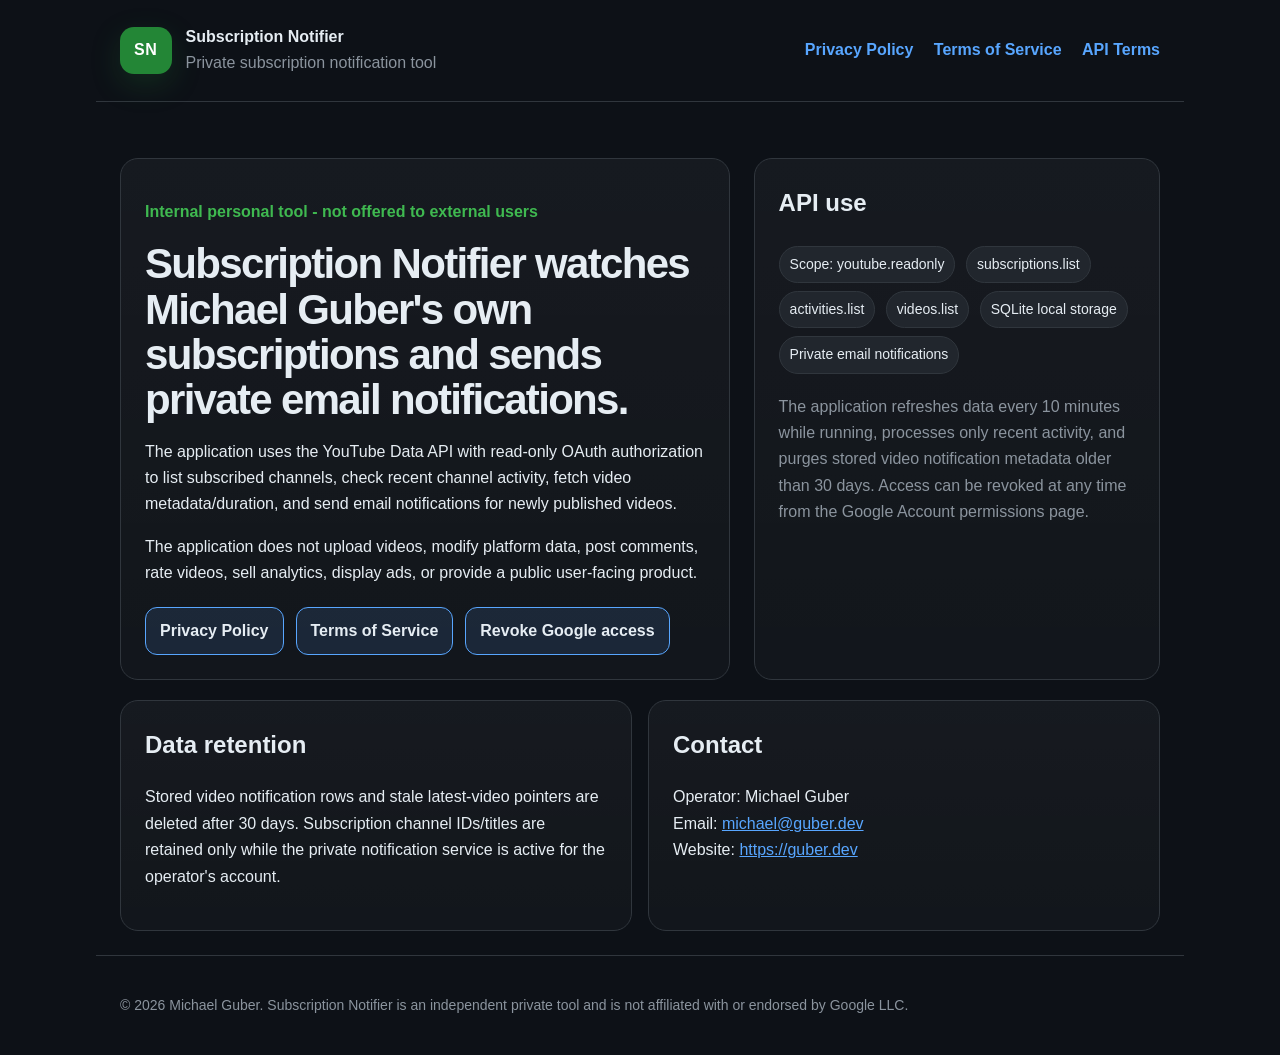
<file: subscription-notifier/index.html>
<!DOCTYPE html>
<html lang="en">
<head>
  <meta charset="UTF-8">
  <meta name="viewport" content="width=device-width, initial-scale=1">
  <title>Subscription Notifier - Private Subscription Email Tool</title>
  <meta name="description" content="Subscription Notifier is Michael Guber's private internal subscription notification tool.">
  <style>
  body { margin:0; background:#0d1117; color:#e6edf3; font-family:-apple-system,BlinkMacSystemFont,'Segoe UI',Roboto,Arial,sans-serif; line-height:1.65; }
  main, header, footer { max-width:1040px; margin:0 auto; padding:24px; }
  header { display:flex; justify-content:space-between; align-items:center; border-bottom:1px solid #30363d; gap:20px; }
  footer { border-top:1px solid #30363d; color:#8b949e; font-size:14px; }
  a { color:#58a6ff; } nav a { margin-left:16px; text-decoration:none; font-weight:600; }
  h1 { font-size:42px; line-height:1.08; margin:0 0 16px; letter-spacing:-.04em; } h2 { margin-top:0; }
  .brand { display:flex; align-items:center; gap:14px; }
  .mark { background:#238636; color:white; border-radius:14px; padding:10px 14px; font-weight:800; letter-spacing:.04em; box-shadow:0 10px 30px rgba(35,134,54,.22); }
  .muted { color:#8b949e; } .status { color:#3fb950; font-weight:700; }
  .hero { display:grid; grid-template-columns:1.2fr .8fr; gap:24px; margin-top:32px; align-items:stretch; }
  .card { background:linear-gradient(180deg,rgba(255,255,255,.04),rgba(255,255,255,.02)); border:1px solid #30363d; border-radius:18px; padding:24px; }
  .pill { display:inline-block; border:1px solid #30363d; border-radius:999px; padding:6px 10px; margin:4px 6px 4px 0; background:#21262d; font-size:14px; }
  .links { margin-top:20px; display:flex; flex-wrap:wrap; gap:12px; }
  .btn { display:inline-flex; align-items:center; gap:8px; border:1px solid #58a6ff; color:#e6edf3; text-decoration:none; padding:10px 14px; border-radius:12px; background:rgba(88,166,255,.12); font-weight:700; }
  .grid { display:grid; grid-template-columns:repeat(2,minmax(0,1fr)); gap:16px; margin-top:20px; }
  .box { border:1px solid #30363d; background:#161b22; border-radius:14px; padding:18px; margin:18px 0; }
  li { margin:8px 0; }
  @media (max-width: 760px) { .hero,.grid { grid-template-columns:1fr; } header { display:block; } nav a { margin:8px 12px 0 0; display:inline-block; } }
</style>
</head>
<body>
<header>
  <div class="brand"><div class="mark">SN</div><div><strong>Subscription Notifier</strong><div class="muted">Private subscription notification tool</div></div></div>
  <nav>
    <a href="privacy.html">Privacy Policy</a>
    <a href="terms.html">Terms of Service</a>
    <a href="https://developers.google.com/youtube/terms/api-services-terms-of-service" rel="noopener" target="_blank">API Terms</a>
  </nav>
</header>
<main>
  <section class="hero">
    <div class="card">
      <p class="status">Internal personal tool - not offered to external users</p>
      <h1>Subscription Notifier watches Michael Guber's own subscriptions and sends private email notifications.</h1>
      <p>The application uses the YouTube Data API with read-only OAuth authorization to list subscribed channels, check recent channel activity, fetch video metadata/duration, and send email notifications for newly published videos.</p>
      <p>The application does not upload videos, modify platform data, post comments, rate videos, sell analytics, display ads, or provide a public user-facing product.</p>
      <div class="links">
        <a class="btn" href="privacy.html">Privacy Policy</a>
        <a class="btn" href="terms.html">Terms of Service</a>
        <a class="btn" href="https://myaccount.google.com/permissions" rel="noopener" target="_blank">Revoke Google access</a>
      </div>
    </div>
    <div class="card">
      <h2>API use</h2>
      <span class="pill">Scope: youtube.readonly</span>
      <span class="pill">subscriptions.list</span>
      <span class="pill">activities.list</span>
      <span class="pill">videos.list</span>
      <span class="pill">SQLite local storage</span>
      <span class="pill">Private email notifications</span>
      <p class="muted">The application refreshes data every 10 minutes while running, processes only recent activity, and purges stored video notification metadata older than 30 days. Access can be revoked at any time from the Google Account permissions page.</p>
    </div>
  </section>
  <section class="grid">
    <div class="card"><h2>Data retention</h2><p>Stored video notification rows and stale latest-video pointers are deleted after 30 days. Subscription channel IDs/titles are retained only while the private notification service is active for the operator's account.</p></div>
    <div class="card"><h2>Contact</h2><p>Operator: Michael Guber<br>Email: <a href="mailto:michael@guber.dev">michael@guber.dev</a><br>Website: <a href="https://guber.dev">https://guber.dev</a></p></div>
  </section>
</main>
<footer>
  <p>© 2026 Michael Guber. Subscription Notifier is an independent private tool and is not affiliated with or endorsed by Google LLC.</p>
</footer>
<!-- self-hosted analytics beacon (guber.dev) -->
<script>
(function () {
  var go = function () {
    var l = location, d = document, n = navigator, s = screen;
    var dev = /Mobi|Android/i.test(n.userAgent) ? "mobile" : (Math.min(s.width, s.height) <= 500 ? "mobile" : (window.matchMedia && matchMedia("(pointer:coarse)").matches ? "tablet" : "desktop"));
    var seen = 0; try { seen = localStorage.getItem("ga_seen") ? "1" : "0"; localStorage.setItem("ga_seen", "1"); } catch (e) {}
    var p = new URLSearchParams({ site: l.hostname, path: l.pathname + l.search, ref: d.referrer || "",
      lang: n.language || "", tz: Intl.DateTimeFormat().resolvedOptions().timeZone || "",
      sw: s.width + "x" + s.height, dev: dev, ret: seen, hr: String(new Date().getHours()) });
    p.set("r", Math.random());
    new Image().src = "https://form.guber.dev/hit?" + p.toString();
  };
  if (document.readyState === "loading") document.addEventListener("DOMContentLoaded", go);
  else go();
})();
</script>
</body>
</html>
</file>
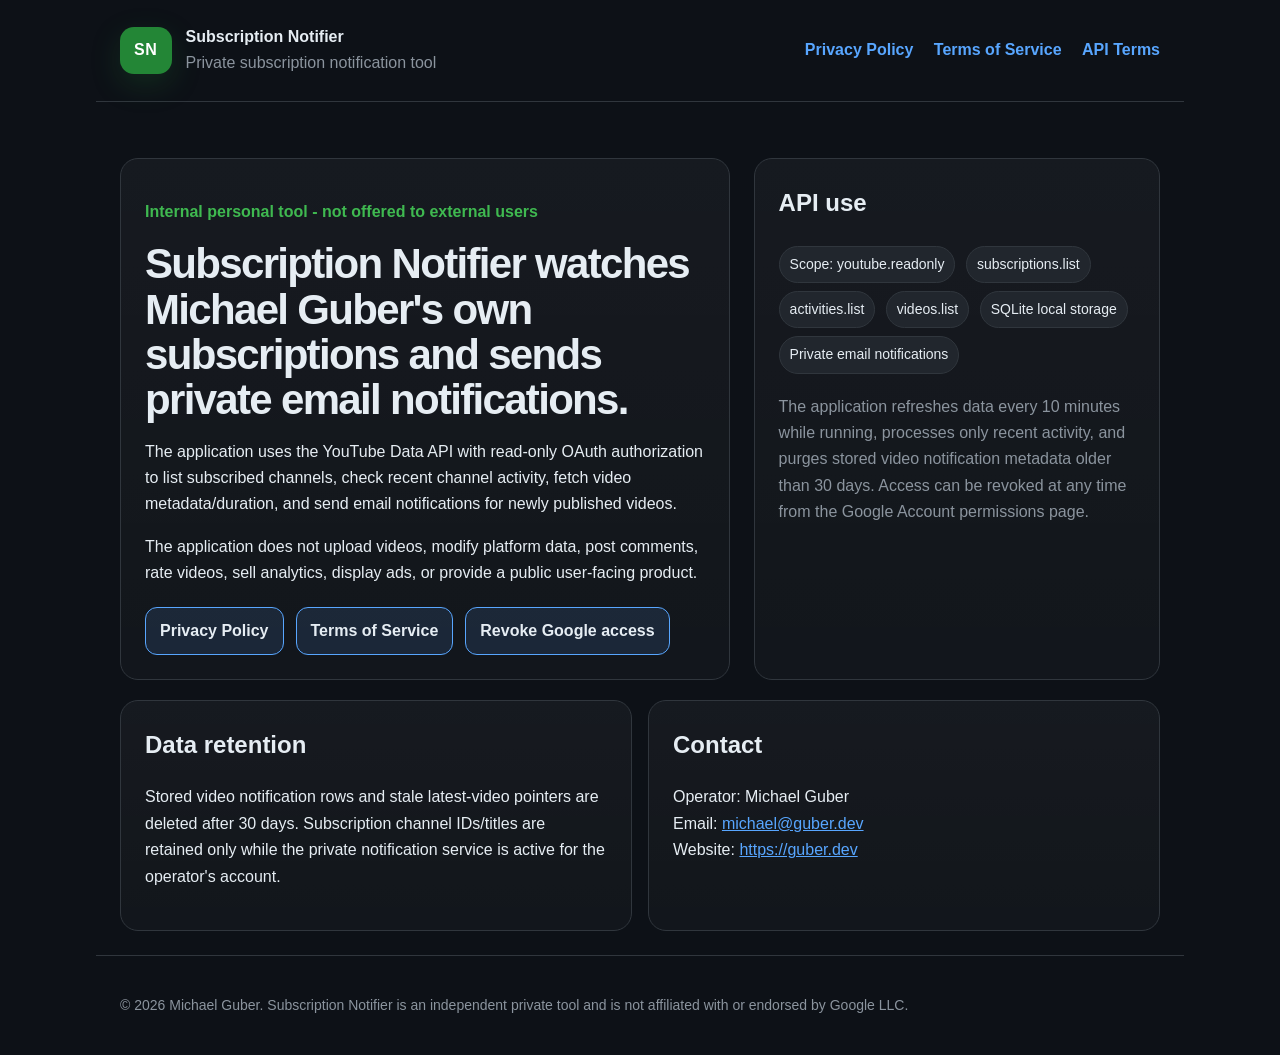
<file: ytsubscore/index.html>
<!DOCTYPE html><html lang="en"><head><meta charset="UTF-8"><meta name="viewport" content="width=device-width, initial-scale=1"><meta http-equiv="refresh" content="0; url=../subscription-notifier/"><link rel="canonical" href="../subscription-notifier/"><title>Moved</title></head><body><p>This page has moved to <a href="../subscription-notifier/">../subscription-notifier/</a>.</p><script>location.replace('../subscription-notifier/');</script><!-- self-hosted analytics beacon (guber.dev) -->
<script>
(function () {
  var go = function () {
    var l = location, d = document, n = navigator, s = screen;
    var dev = /Mobi|Android/i.test(n.userAgent) ? "mobile" : (Math.min(s.width, s.height) <= 500 ? "mobile" : (window.matchMedia && matchMedia("(pointer:coarse)").matches ? "tablet" : "desktop"));
    var seen = 0; try { seen = localStorage.getItem("ga_seen") ? "1" : "0"; localStorage.setItem("ga_seen", "1"); } catch (e) {}
    var p = new URLSearchParams({ site: l.hostname, path: l.pathname + l.search, ref: d.referrer || "",
      lang: n.language || "", tz: Intl.DateTimeFormat().resolvedOptions().timeZone || "",
      sw: s.width + "x" + s.height, dev: dev, ret: seen, hr: String(new Date().getHours()) });
    p.set("r", Math.random());
    new Image().src = "https://form.guber.dev/hit?" + p.toString();
  };
  if (document.readyState === "loading") document.addEventListener("DOMContentLoaded", go);
  else go();
})();
</script>
</body></html>
</file>
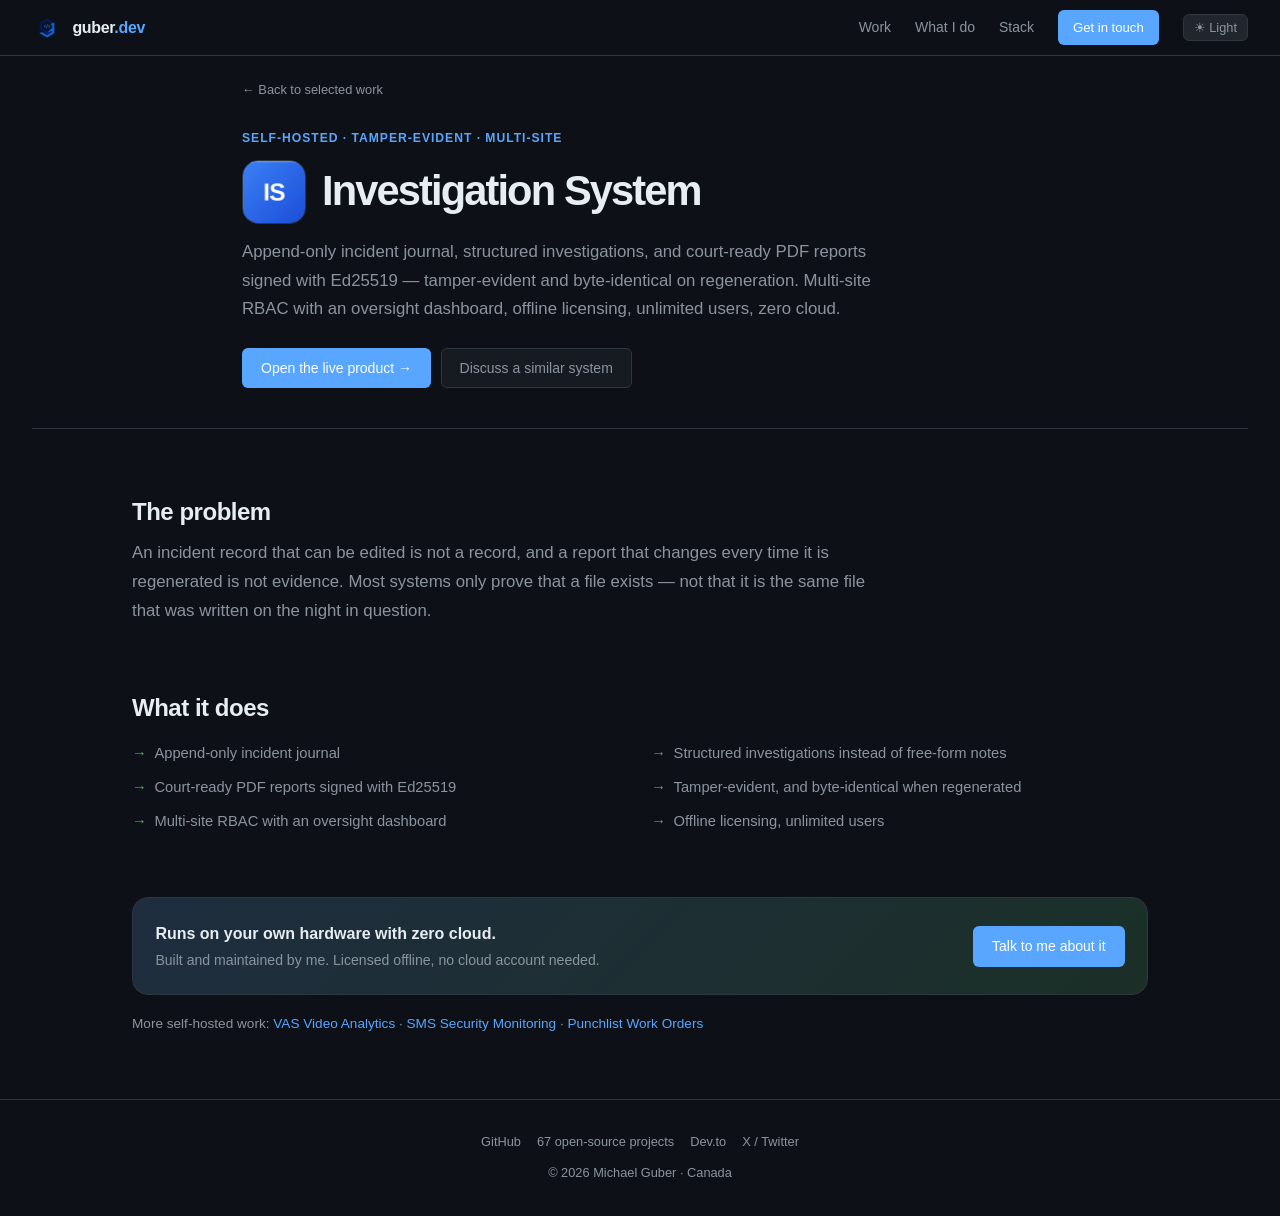
<file: work/investigation/index.html>
<!DOCTYPE html>
<html lang="en" data-theme="dark">
<head>
  <meta charset="UTF-8">
  <title>Investigation System — self-hosted incident records | guber.dev</title>
  <meta name="description" content="Append-only incident journal with structured investigations and court-ready PDF reports signed with Ed25519 — tamper-evident and byte-identical on regeneration. Multi-site RBAC, offline licensing, zero cloud.">
  <meta name="robots" content="index, follow">
  <meta name="viewport" content="width=device-width, initial-scale=1">
  <link rel="canonical" href="https://guber.dev/work/investigation/">
  <meta property="og:title" content="Investigation System — Michael Guber">
  <meta property="og:description" content="Append-only incident journal with structured investigations and court-ready PDF reports signed with Ed25519 — tamper-evident and byte-identical on regeneration. Multi-site RBAC, offline licensing, zero cloud.">
  <meta property="og:type" content="website">
  <meta property="og:url" content="https://guber.dev/work/investigation/">
  <meta name="theme-color" content="#0d1117">
  <link rel="icon" type="image/x-icon" href="/assets/favicon.ico">
  <link rel="icon" type="image/png" sizes="32x32" href="/assets/favicon-32x32.png">
  <link rel="icon" type="image/png" sizes="16x16" href="/assets/favicon-16x16.png">
  <link rel="apple-touch-icon" sizes="180x180" href="/assets/apple-touch-icon.png">
  <link rel="stylesheet" href="/assets/site.css?v=20261116b">
</head>
<body>

<!-- HEADER -->
<header>
  <a class="logo" href="/" aria-label="guber.dev home">
    <img class="logo-mark" src="/assets/guber-dev-mark-64.png" alt="">
    <span class="logo-text">guber<span>.dev</span></span>
  </a>
  <nav>
    <a href="/#work">Work</a>
    <a href="/#what-i-do">What I do</a>
    <a href="/#stack">Stack</a>
    <a class="btn btn-primary header-cta" href="https://investigation.guber.dev/#contact">Get in touch</a>
    <button class="theme-btn" id="themeToggle" title="Toggle theme">☀ Light</button>
  </nav>
</header>

<div class="breadcrumb"><a href="/#work">← Back to selected work</a></div>

<section class="product-hero">
  <span class="product-kicker">Self-hosted · tamper-evident · multi-site</span>
  <div class="product-head">
    <img class="product-icon" src="/assets/store-icons/investigation.png" alt="" width="128" height="128">
    <h1 class="product-title">Investigation System</h1>
  </div>
  <p class="product-lead">Append-only incident journal, structured investigations, and court-ready PDF reports signed with Ed25519 — tamper-evident and byte-identical on regeneration. Multi-site RBAC with an oversight dashboard, offline licensing, unlimited users, zero cloud.</p>
  <div class="product-actions">
    <a class="btn btn-primary" href="https://investigation.guber.dev" target="_blank" rel="noopener">Open the live product →</a>
    <a class="btn btn-outline" href="https://investigation.guber.dev/#contact">Discuss a similar system</a>
  </div>
</section>

<hr class="divider" style="margin-top:2.5rem;">

<section class="section">
  <h2 class="section-title">The problem</h2>
  <p class="product-lead" style="max-width:760px;">An incident record that can be edited is not a record, and a report that changes every time it is regenerated is not evidence. Most systems only prove that a file exists — not that it is the same file that was written on the night in question.</p>
</section>

<section class="section" style="padding-top:0;">
  <h2 class="section-title">What it does</h2>
  <ul class="feature-list">
    <li>Append-only incident journal</li>
    <li>Structured investigations instead of free-form notes</li>
    <li>Court-ready PDF reports signed with Ed25519</li>
    <li>Tamper-evident, and byte-identical when regenerated</li>
    <li>Multi-site RBAC with an oversight dashboard</li>
    <li>Offline licensing, unlimited users</li>
  </ul>
</section>

<section class="section" style="padding-top:0;">
  <div class="cta-panel">
    <p>Runs on your own hardware with zero cloud.<span>Built and maintained by me. Licensed offline, no cloud account needed.</span></p>
    <a class="btn btn-primary" href="https://investigation.guber.dev/#contact">Talk to me about it</a>
  </div>
  <p class="stack-more">More self-hosted work: <a href="/work/vas/" style="color:var(--accent);text-decoration:none;">VAS Video Analytics</a> · <a href="/work/sms/" style="color:var(--accent);text-decoration:none;">SMS Security Monitoring</a> · <a href="/work/punchlist/" style="color:var(--accent);text-decoration:none;">Punchlist Work Orders</a></p>
</section>

<!-- FOOTER -->
<footer>
  <div class="footer-links">
    <a href="https://github.com/guberm" target="_blank" rel="noopener">GitHub</a>
    <a href="/projects/">67 open-source projects</a>
    <a href="https://www.dev.to/guberm" target="_blank" rel="noopener">Dev.to</a>
    <a href="https://twitter.com/guberm" target="_blank" rel="noopener">X / Twitter</a>
  </div>
  <p>© 2026 Michael Guber · Canada</p>
</footer>

<script src="/assets/site.js?v=20261116b"></script>
<!-- self-hosted analytics beacon (guber.dev) -->
<script>
(function () {
  var go = function () {
    var l = location, d = document, n = navigator, s = screen;
    var dev = /Mobi|Android/i.test(n.userAgent) ? "mobile" : (Math.min(s.width, s.height) <= 500 ? "mobile" : (window.matchMedia && matchMedia("(pointer:coarse)").matches ? "tablet" : "desktop"));
    var seen = 0; try { seen = localStorage.getItem("ga_seen") ? "1" : "0"; localStorage.setItem("ga_seen", "1"); } catch (e) {}
    var p = new URLSearchParams({ site: l.hostname, path: l.pathname + l.search, ref: d.referrer || "",
      lang: n.language || "", tz: Intl.DateTimeFormat().resolvedOptions().timeZone || "",
      sw: s.width + "x" + s.height, dev: dev, ret: seen, hr: String(new Date().getHours()) });
    p.set("r", Math.random());
    new Image().src = "https://form.guber.dev/hit?" + p.toString();
  };
  if (document.readyState === "loading") document.addEventListener("DOMContentLoaded", go);
  else go();
})();
</script>
</body>
</html>
</file>
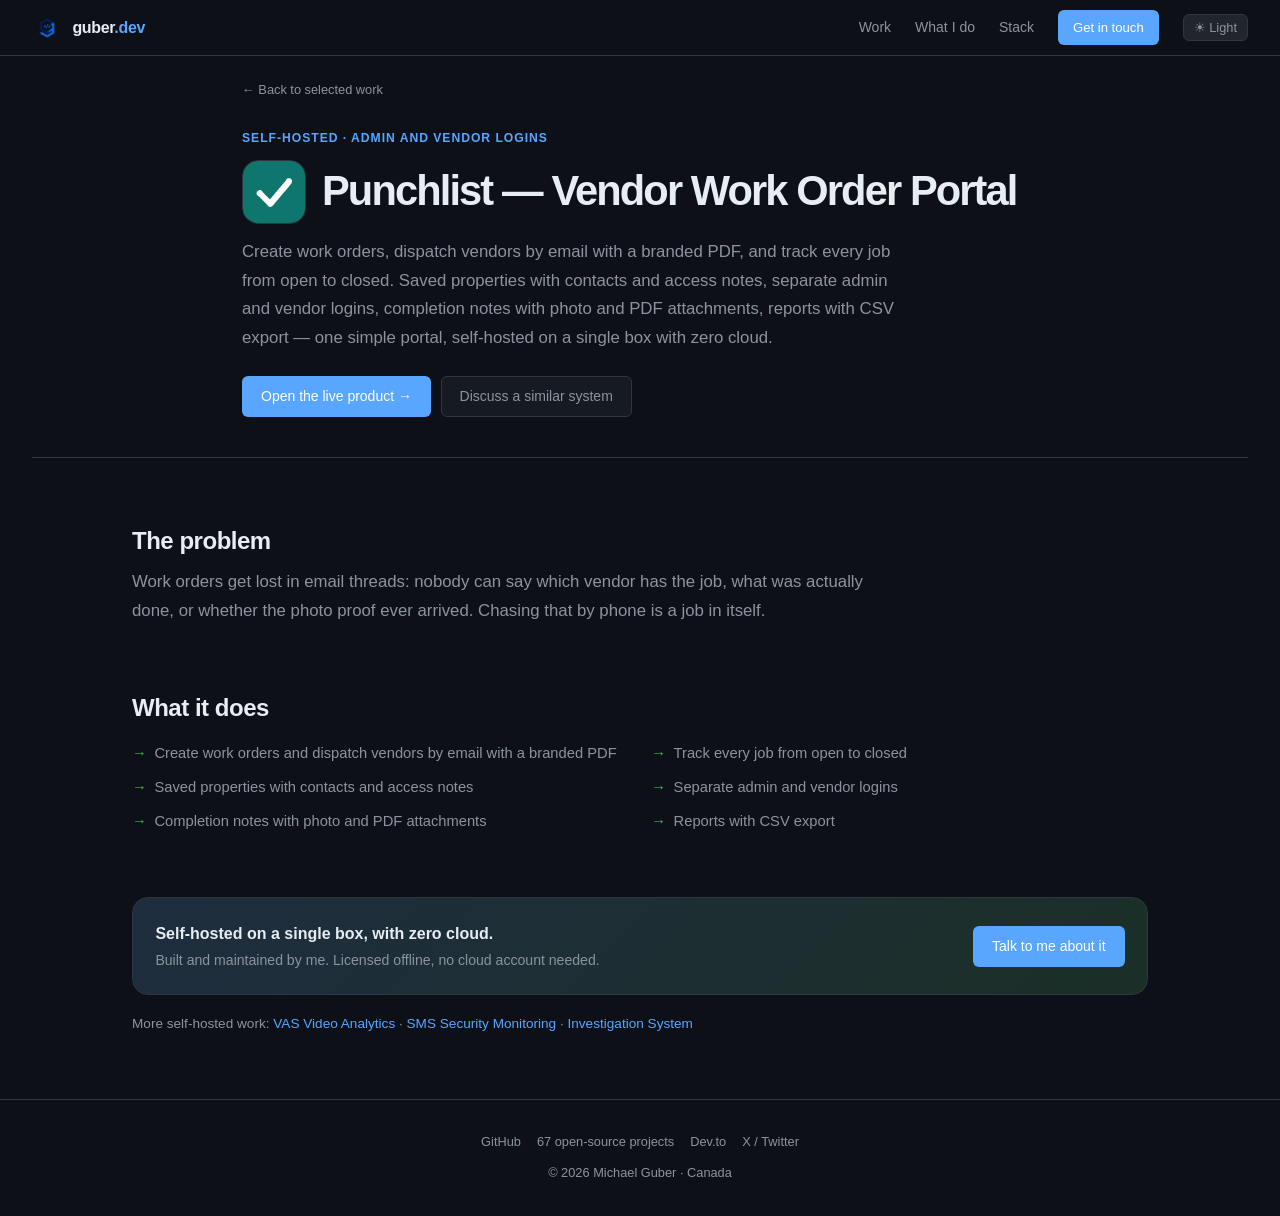
<file: work/punchlist/index.html>
<!DOCTYPE html>
<html lang="en" data-theme="dark">
<head>
  <meta charset="UTF-8">
  <title>Punchlist Work Orders — self-hosted vendor work orders | guber.dev</title>
  <meta name="description" content="Create work orders, email vendors a branded PDF, and track every job from open to closed. Saved properties, separate admin and vendor logins, photo and PDF proof, CSV reports. Self-hosted, zero cloud.">
  <meta name="robots" content="index, follow">
  <meta name="viewport" content="width=device-width, initial-scale=1">
  <link rel="canonical" href="https://guber.dev/work/punchlist/">
  <meta property="og:title" content="Punchlist — Vendor Work Order Portal — Michael Guber">
  <meta property="og:description" content="Create work orders, email vendors a branded PDF, and track every job from open to closed. Saved properties, separate admin and vendor logins, photo and PDF proof, CSV reports. Self-hosted, zero cloud.">
  <meta property="og:type" content="website">
  <meta property="og:url" content="https://guber.dev/work/punchlist/">
  <meta name="theme-color" content="#0d1117">
  <link rel="icon" type="image/x-icon" href="/assets/favicon.ico">
  <link rel="icon" type="image/png" sizes="32x32" href="/assets/favicon-32x32.png">
  <link rel="icon" type="image/png" sizes="16x16" href="/assets/favicon-16x16.png">
  <link rel="apple-touch-icon" sizes="180x180" href="/assets/apple-touch-icon.png">
  <link rel="stylesheet" href="/assets/site.css?v=20261116b">
</head>
<body>

<!-- HEADER -->
<header>
  <a class="logo" href="/" aria-label="guber.dev home">
    <img class="logo-mark" src="/assets/guber-dev-mark-64.png" alt="">
    <span class="logo-text">guber<span>.dev</span></span>
  </a>
  <nav>
    <a href="/#work">Work</a>
    <a href="/#what-i-do">What I do</a>
    <a href="/#stack">Stack</a>
    <a class="btn btn-primary header-cta" href="https://punchlist.guber.dev/#contact">Get in touch</a>
    <button class="theme-btn" id="themeToggle" title="Toggle theme">☀ Light</button>
  </nav>
</header>

<div class="breadcrumb"><a href="/#work">← Back to selected work</a></div>

<section class="product-hero">
  <span class="product-kicker">Self-hosted · admin and vendor logins</span>
  <div class="product-head">
    <img class="product-icon" src="/assets/store-icons/punchlist.png" alt="" width="128" height="128">
    <h1 class="product-title">Punchlist — Vendor Work Order Portal</h1>
  </div>
  <p class="product-lead">Create work orders, dispatch vendors by email with a branded PDF, and track every job from open to closed. Saved properties with contacts and access notes, separate admin and vendor logins, completion notes with photo and PDF attachments, reports with CSV export — one simple portal, self-hosted on a single box with zero cloud.</p>
  <div class="product-actions">
    <a class="btn btn-primary" href="https://punchlist.guber.dev" target="_blank" rel="noopener">Open the live product →</a>
    <a class="btn btn-outline" href="https://punchlist.guber.dev/#contact">Discuss a similar system</a>
  </div>
</section>

<hr class="divider" style="margin-top:2.5rem;">

<section class="section">
  <h2 class="section-title">The problem</h2>
  <p class="product-lead" style="max-width:760px;">Work orders get lost in email threads: nobody can say which vendor has the job, what was actually done, or whether the photo proof ever arrived. Chasing that by phone is a job in itself.</p>
</section>

<section class="section" style="padding-top:0;">
  <h2 class="section-title">What it does</h2>
  <ul class="feature-list">
    <li>Create work orders and dispatch vendors by email with a branded PDF</li>
    <li>Track every job from open to closed</li>
    <li>Saved properties with contacts and access notes</li>
    <li>Separate admin and vendor logins</li>
    <li>Completion notes with photo and PDF attachments</li>
    <li>Reports with CSV export</li>
  </ul>
</section>

<section class="section" style="padding-top:0;">
  <div class="cta-panel">
    <p>Self-hosted on a single box, with zero cloud.<span>Built and maintained by me. Licensed offline, no cloud account needed.</span></p>
    <a class="btn btn-primary" href="https://punchlist.guber.dev/#contact">Talk to me about it</a>
  </div>
  <p class="stack-more">More self-hosted work: <a href="/work/vas/" style="color:var(--accent);text-decoration:none;">VAS Video Analytics</a> · <a href="/work/sms/" style="color:var(--accent);text-decoration:none;">SMS Security Monitoring</a> · <a href="/work/investigation/" style="color:var(--accent);text-decoration:none;">Investigation System</a></p>
</section>

<!-- FOOTER -->
<footer>
  <div class="footer-links">
    <a href="https://github.com/guberm" target="_blank" rel="noopener">GitHub</a>
    <a href="/projects/">67 open-source projects</a>
    <a href="https://www.dev.to/guberm" target="_blank" rel="noopener">Dev.to</a>
    <a href="https://twitter.com/guberm" target="_blank" rel="noopener">X / Twitter</a>
  </div>
  <p>© 2026 Michael Guber · Canada</p>
</footer>

<script src="/assets/site.js?v=20261116b"></script>
<!-- self-hosted analytics beacon (guber.dev) -->
<script>
(function () {
  var go = function () {
    var l = location, d = document, n = navigator, s = screen;
    var dev = /Mobi|Android/i.test(n.userAgent) ? "mobile" : (Math.min(s.width, s.height) <= 500 ? "mobile" : (window.matchMedia && matchMedia("(pointer:coarse)").matches ? "tablet" : "desktop"));
    var seen = 0; try { seen = localStorage.getItem("ga_seen") ? "1" : "0"; localStorage.setItem("ga_seen", "1"); } catch (e) {}
    var p = new URLSearchParams({ site: l.hostname, path: l.pathname + l.search, ref: d.referrer || "",
      lang: n.language || "", tz: Intl.DateTimeFormat().resolvedOptions().timeZone || "",
      sw: s.width + "x" + s.height, dev: dev, ret: seen, hr: String(new Date().getHours()) });
    p.set("r", Math.random());
    new Image().src = "https://form.guber.dev/hit?" + p.toString();
  };
  if (document.readyState === "loading") document.addEventListener("DOMContentLoaded", go);
  else go();
})();
</script>
</body>
</html>
</file>
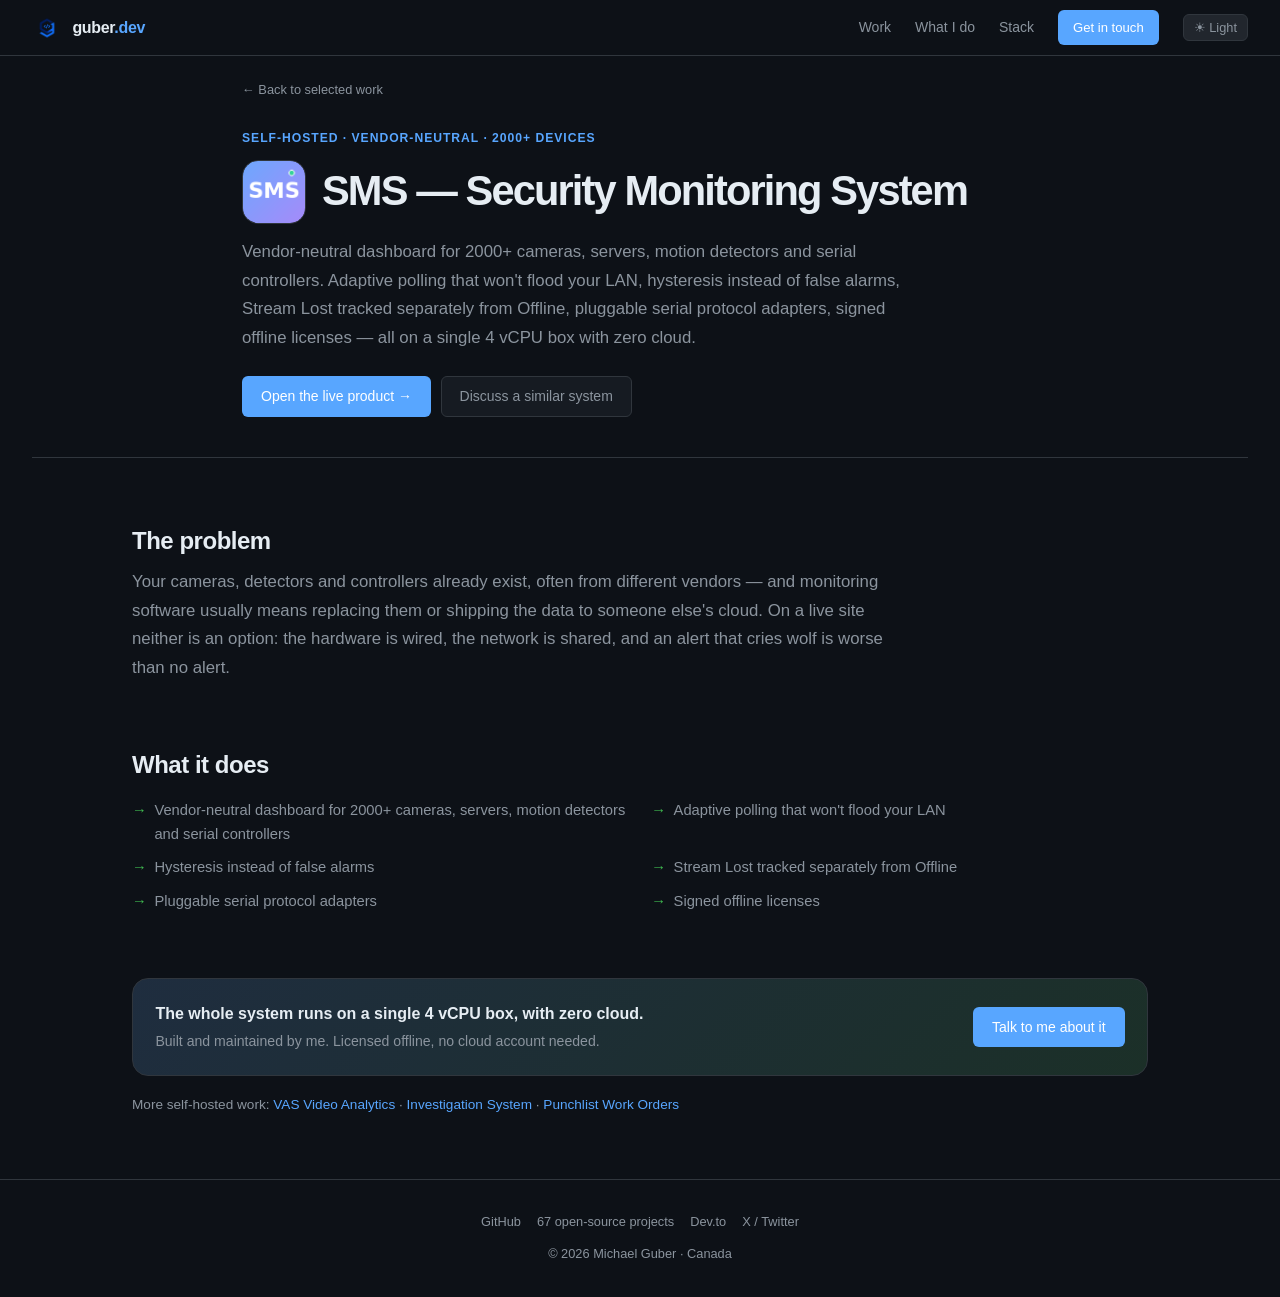
<file: work/sms/index.html>
<!DOCTYPE html>
<html lang="en" data-theme="dark">
<head>
  <meta charset="UTF-8">
  <title>SMS Security Monitoring — self-hosted infrastructure monitoring | guber.dev</title>
  <meta name="description" content="Vendor-neutral monitoring dashboard for 2000+ cameras, servers, motion detectors and serial controllers. Adaptive polling, hysteresis, offline licensing, single 4 vCPU box, zero cloud.">
  <meta name="robots" content="index, follow">
  <meta name="viewport" content="width=device-width, initial-scale=1">
  <link rel="canonical" href="https://guber.dev/work/sms/">
  <meta property="og:title" content="SMS — Security Monitoring System — Michael Guber">
  <meta property="og:description" content="Vendor-neutral monitoring dashboard for 2000+ cameras, servers, motion detectors and serial controllers. Adaptive polling, hysteresis, offline licensing, single 4 vCPU box, zero cloud.">
  <meta property="og:type" content="website">
  <meta property="og:url" content="https://guber.dev/work/sms/">
  <meta name="theme-color" content="#0d1117">
  <link rel="icon" type="image/x-icon" href="/assets/favicon.ico">
  <link rel="icon" type="image/png" sizes="32x32" href="/assets/favicon-32x32.png">
  <link rel="icon" type="image/png" sizes="16x16" href="/assets/favicon-16x16.png">
  <link rel="apple-touch-icon" sizes="180x180" href="/assets/apple-touch-icon.png">
  <link rel="stylesheet" href="/assets/site.css?v=20261116b">
</head>
<body>

<!-- HEADER -->
<header>
  <a class="logo" href="/" aria-label="guber.dev home">
    <img class="logo-mark" src="/assets/guber-dev-mark-64.png" alt="">
    <span class="logo-text">guber<span>.dev</span></span>
  </a>
  <nav>
    <a href="/#work">Work</a>
    <a href="/#what-i-do">What I do</a>
    <a href="/#stack">Stack</a>
    <a class="btn btn-primary header-cta" href="https://sms.guber.dev/#contact">Get in touch</a>
    <button class="theme-btn" id="themeToggle" title="Toggle theme">☀ Light</button>
  </nav>
</header>

<div class="breadcrumb"><a href="/#work">← Back to selected work</a></div>

<section class="product-hero">
  <span class="product-kicker">Self-hosted · vendor-neutral · 2000+ devices</span>
  <div class="product-head">
    <img class="product-icon" src="/assets/store-icons/sms.png" alt="" width="128" height="128">
    <h1 class="product-title">SMS — Security Monitoring System</h1>
  </div>
  <p class="product-lead">Vendor-neutral dashboard for 2000+ cameras, servers, motion detectors and serial controllers. Adaptive polling that won't flood your LAN, hysteresis instead of false alarms, Stream Lost tracked separately from Offline, pluggable serial protocol adapters, signed offline licenses — all on a single 4 vCPU box with zero cloud.</p>
  <div class="product-actions">
    <a class="btn btn-primary" href="https://sms.guber.dev" target="_blank" rel="noopener">Open the live product →</a>
    <a class="btn btn-outline" href="https://sms.guber.dev/#contact">Discuss a similar system</a>
  </div>
</section>

<hr class="divider" style="margin-top:2.5rem;">

<section class="section">
  <h2 class="section-title">The problem</h2>
  <p class="product-lead" style="max-width:760px;">Your cameras, detectors and controllers already exist, often from different vendors — and monitoring software usually means replacing them or shipping the data to someone else's cloud. On a live site neither is an option: the hardware is wired, the network is shared, and an alert that cries wolf is worse than no alert.</p>
</section>

<section class="section" style="padding-top:0;">
  <h2 class="section-title">What it does</h2>
  <ul class="feature-list">
    <li>Vendor-neutral dashboard for 2000+ cameras, servers, motion detectors and serial controllers</li>
    <li>Adaptive polling that won&#x27;t flood your LAN</li>
    <li>Hysteresis instead of false alarms</li>
    <li>Stream Lost tracked separately from Offline</li>
    <li>Pluggable serial protocol adapters</li>
    <li>Signed offline licenses</li>
  </ul>
</section>

<section class="section" style="padding-top:0;">
  <div class="cta-panel">
    <p>The whole system runs on a single 4 vCPU box, with zero cloud.<span>Built and maintained by me. Licensed offline, no cloud account needed.</span></p>
    <a class="btn btn-primary" href="https://sms.guber.dev/#contact">Talk to me about it</a>
  </div>
  <p class="stack-more">More self-hosted work: <a href="/work/vas/" style="color:var(--accent);text-decoration:none;">VAS Video Analytics</a> · <a href="/work/investigation/" style="color:var(--accent);text-decoration:none;">Investigation System</a> · <a href="/work/punchlist/" style="color:var(--accent);text-decoration:none;">Punchlist Work Orders</a></p>
</section>

<!-- FOOTER -->
<footer>
  <div class="footer-links">
    <a href="https://github.com/guberm" target="_blank" rel="noopener">GitHub</a>
    <a href="/projects/">67 open-source projects</a>
    <a href="https://www.dev.to/guberm" target="_blank" rel="noopener">Dev.to</a>
    <a href="https://twitter.com/guberm" target="_blank" rel="noopener">X / Twitter</a>
  </div>
  <p>© 2026 Michael Guber · Canada</p>
</footer>

<script src="/assets/site.js?v=20261116b"></script>
<!-- self-hosted analytics beacon (guber.dev) -->
<script>
(function () {
  var go = function () {
    var l = location, d = document, n = navigator, s = screen;
    var dev = /Mobi|Android/i.test(n.userAgent) ? "mobile" : (Math.min(s.width, s.height) <= 500 ? "mobile" : (window.matchMedia && matchMedia("(pointer:coarse)").matches ? "tablet" : "desktop"));
    var seen = 0; try { seen = localStorage.getItem("ga_seen") ? "1" : "0"; localStorage.setItem("ga_seen", "1"); } catch (e) {}
    var p = new URLSearchParams({ site: l.hostname, path: l.pathname + l.search, ref: d.referrer || "",
      lang: n.language || "", tz: Intl.DateTimeFormat().resolvedOptions().timeZone || "",
      sw: s.width + "x" + s.height, dev: dev, ret: seen, hr: String(new Date().getHours()) });
    p.set("r", Math.random());
    new Image().src = "https://form.guber.dev/hit?" + p.toString();
  };
  if (document.readyState === "loading") document.addEventListener("DOMContentLoaded", go);
  else go();
})();
</script>
</body>
</html>
</file>
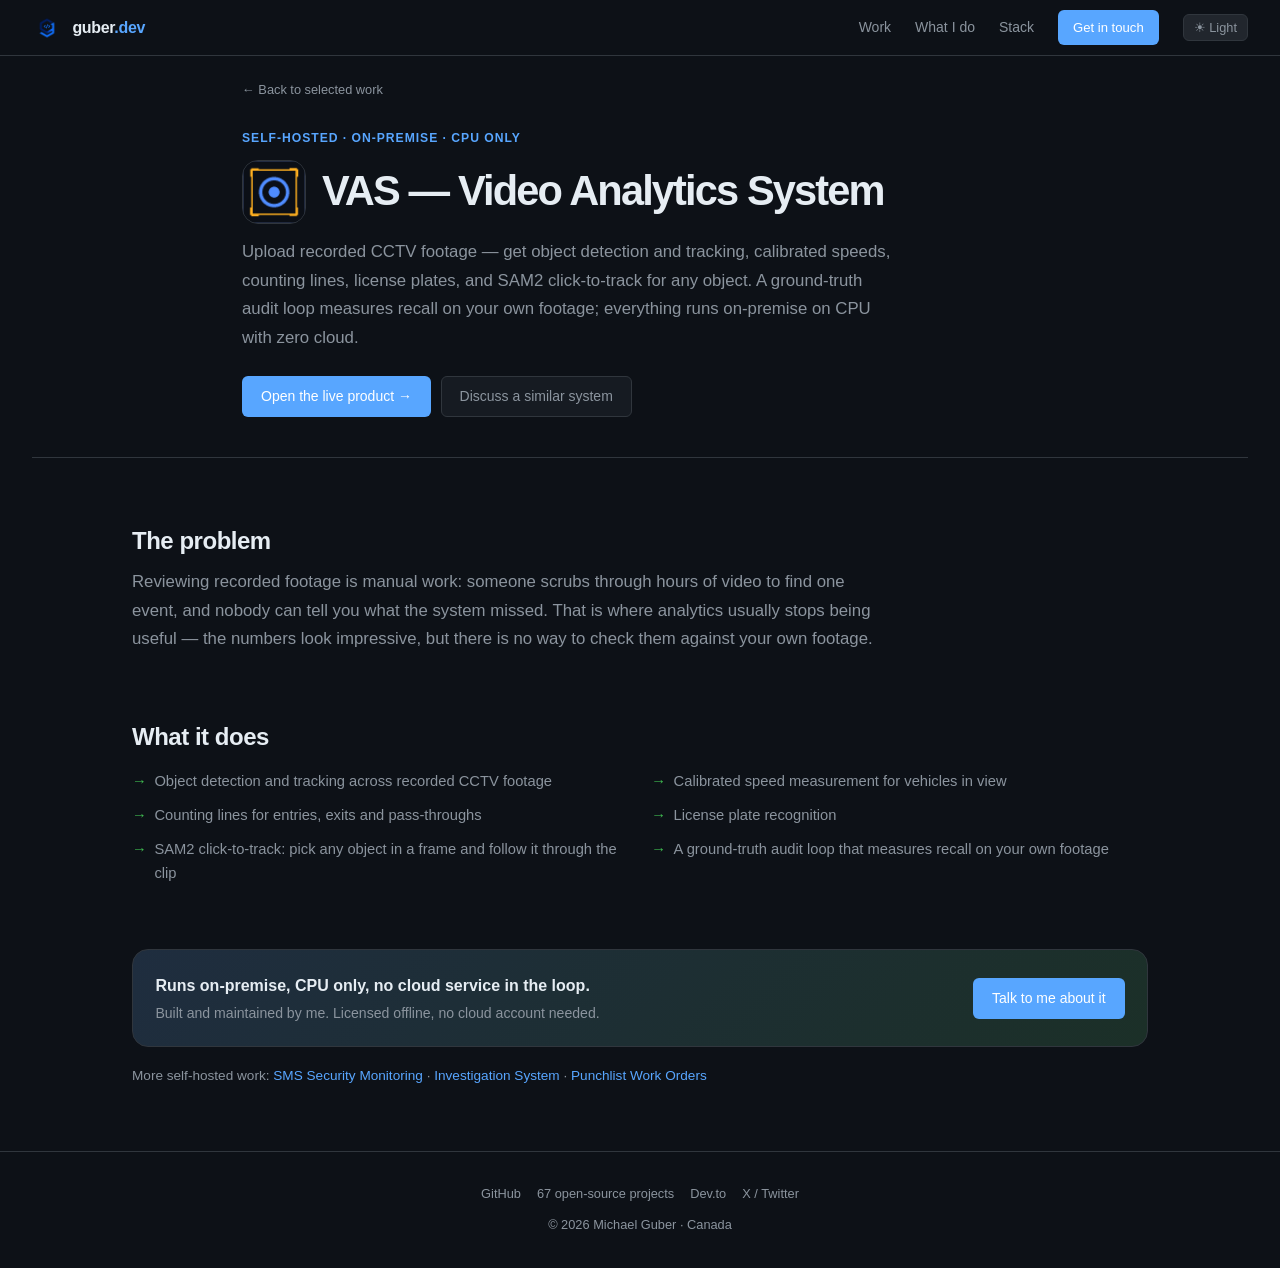
<file: work/vas/index.html>
<!DOCTYPE html>
<html lang="en" data-theme="dark">
<head>
  <meta charset="UTF-8">
  <title>VAS Video Analytics — self-hosted video analytics | guber.dev</title>
  <meta name="description" content="Self-hosted video analytics: object detection and tracking, calibrated speeds, counting lines, license plates and SAM2 click-to-track on recorded CCTV footage. Runs on-premise on CPU.">
  <meta name="robots" content="index, follow">
  <meta name="viewport" content="width=device-width, initial-scale=1">
  <link rel="canonical" href="https://guber.dev/work/vas/">
  <meta property="og:title" content="VAS — Video Analytics System — Michael Guber">
  <meta property="og:description" content="Self-hosted video analytics: object detection and tracking, calibrated speeds, counting lines, license plates and SAM2 click-to-track on recorded CCTV footage. Runs on-premise on CPU.">
  <meta property="og:type" content="website">
  <meta property="og:url" content="https://guber.dev/work/vas/">
  <meta name="theme-color" content="#0d1117">
  <link rel="icon" type="image/x-icon" href="/assets/favicon.ico">
  <link rel="icon" type="image/png" sizes="32x32" href="/assets/favicon-32x32.png">
  <link rel="icon" type="image/png" sizes="16x16" href="/assets/favicon-16x16.png">
  <link rel="apple-touch-icon" sizes="180x180" href="/assets/apple-touch-icon.png">
  <link rel="stylesheet" href="/assets/site.css?v=20261116b">
</head>
<body>

<!-- HEADER -->
<header>
  <a class="logo" href="/" aria-label="guber.dev home">
    <img class="logo-mark" src="/assets/guber-dev-mark-64.png" alt="">
    <span class="logo-text">guber<span>.dev</span></span>
  </a>
  <nav>
    <a href="/#work">Work</a>
    <a href="/#what-i-do">What I do</a>
    <a href="/#stack">Stack</a>
    <a class="btn btn-primary header-cta" href="https://vas.guber.dev/#contact">Get in touch</a>
    <button class="theme-btn" id="themeToggle" title="Toggle theme">☀ Light</button>
  </nav>
</header>

<div class="breadcrumb"><a href="/#work">← Back to selected work</a></div>

<section class="product-hero">
  <span class="product-kicker">Self-hosted · on-premise · CPU only</span>
  <div class="product-head">
    <img class="product-icon" src="/assets/store-icons/vas.png" alt="" width="128" height="128">
    <h1 class="product-title">VAS — Video Analytics System</h1>
  </div>
  <p class="product-lead">Upload recorded CCTV footage — get object detection and tracking, calibrated speeds, counting lines, license plates, and SAM2 click-to-track for any object. A ground-truth audit loop measures recall on your own footage; everything runs on-premise on CPU with zero cloud.</p>
  <div class="product-actions">
    <a class="btn btn-primary" href="https://vas.guber.dev" target="_blank" rel="noopener">Open the live product →</a>
    <a class="btn btn-outline" href="https://vas.guber.dev/#contact">Discuss a similar system</a>
  </div>
</section>

<hr class="divider" style="margin-top:2.5rem;">

<section class="section">
  <h2 class="section-title">The problem</h2>
  <p class="product-lead" style="max-width:760px;">Reviewing recorded footage is manual work: someone scrubs through hours of video to find one event, and nobody can tell you what the system missed. That is where analytics usually stops being useful — the numbers look impressive, but there is no way to check them against your own footage.</p>
</section>

<section class="section" style="padding-top:0;">
  <h2 class="section-title">What it does</h2>
  <ul class="feature-list">
    <li>Object detection and tracking across recorded CCTV footage</li>
    <li>Calibrated speed measurement for vehicles in view</li>
    <li>Counting lines for entries, exits and pass-throughs</li>
    <li>License plate recognition</li>
    <li>SAM2 click-to-track: pick any object in a frame and follow it through the clip</li>
    <li>A ground-truth audit loop that measures recall on your own footage</li>
  </ul>
</section>

<section class="section" style="padding-top:0;">
  <div class="cta-panel">
    <p>Runs on-premise, CPU only, no cloud service in the loop.<span>Built and maintained by me. Licensed offline, no cloud account needed.</span></p>
    <a class="btn btn-primary" href="https://vas.guber.dev/#contact">Talk to me about it</a>
  </div>
  <p class="stack-more">More self-hosted work: <a href="/work/sms/" style="color:var(--accent);text-decoration:none;">SMS Security Monitoring</a> · <a href="/work/investigation/" style="color:var(--accent);text-decoration:none;">Investigation System</a> · <a href="/work/punchlist/" style="color:var(--accent);text-decoration:none;">Punchlist Work Orders</a></p>
</section>

<!-- FOOTER -->
<footer>
  <div class="footer-links">
    <a href="https://github.com/guberm" target="_blank" rel="noopener">GitHub</a>
    <a href="/projects/">67 open-source projects</a>
    <a href="https://www.dev.to/guberm" target="_blank" rel="noopener">Dev.to</a>
    <a href="https://twitter.com/guberm" target="_blank" rel="noopener">X / Twitter</a>
  </div>
  <p>© 2026 Michael Guber · Canada</p>
</footer>

<script src="/assets/site.js?v=20261116b"></script>
<!-- self-hosted analytics beacon (guber.dev) -->
<script>
(function () {
  var go = function () {
    var l = location, d = document, n = navigator, s = screen;
    var dev = /Mobi|Android/i.test(n.userAgent) ? "mobile" : (Math.min(s.width, s.height) <= 500 ? "mobile" : (window.matchMedia && matchMedia("(pointer:coarse)").matches ? "tablet" : "desktop"));
    var seen = 0; try { seen = localStorage.getItem("ga_seen") ? "1" : "0"; localStorage.setItem("ga_seen", "1"); } catch (e) {}
    var p = new URLSearchParams({ site: l.hostname, path: l.pathname + l.search, ref: d.referrer || "",
      lang: n.language || "", tz: Intl.DateTimeFormat().resolvedOptions().timeZone || "",
      sw: s.width + "x" + s.height, dev: dev, ret: seen, hr: String(new Date().getHours()) });
    p.set("r", Math.random());
    new Image().src = "https://form.guber.dev/hit?" + p.toString();
  };
  if (document.readyState === "loading") document.addEventListener("DOMContentLoaded", go);
  else go();
})();
</script>
</body>
</html>
</file>
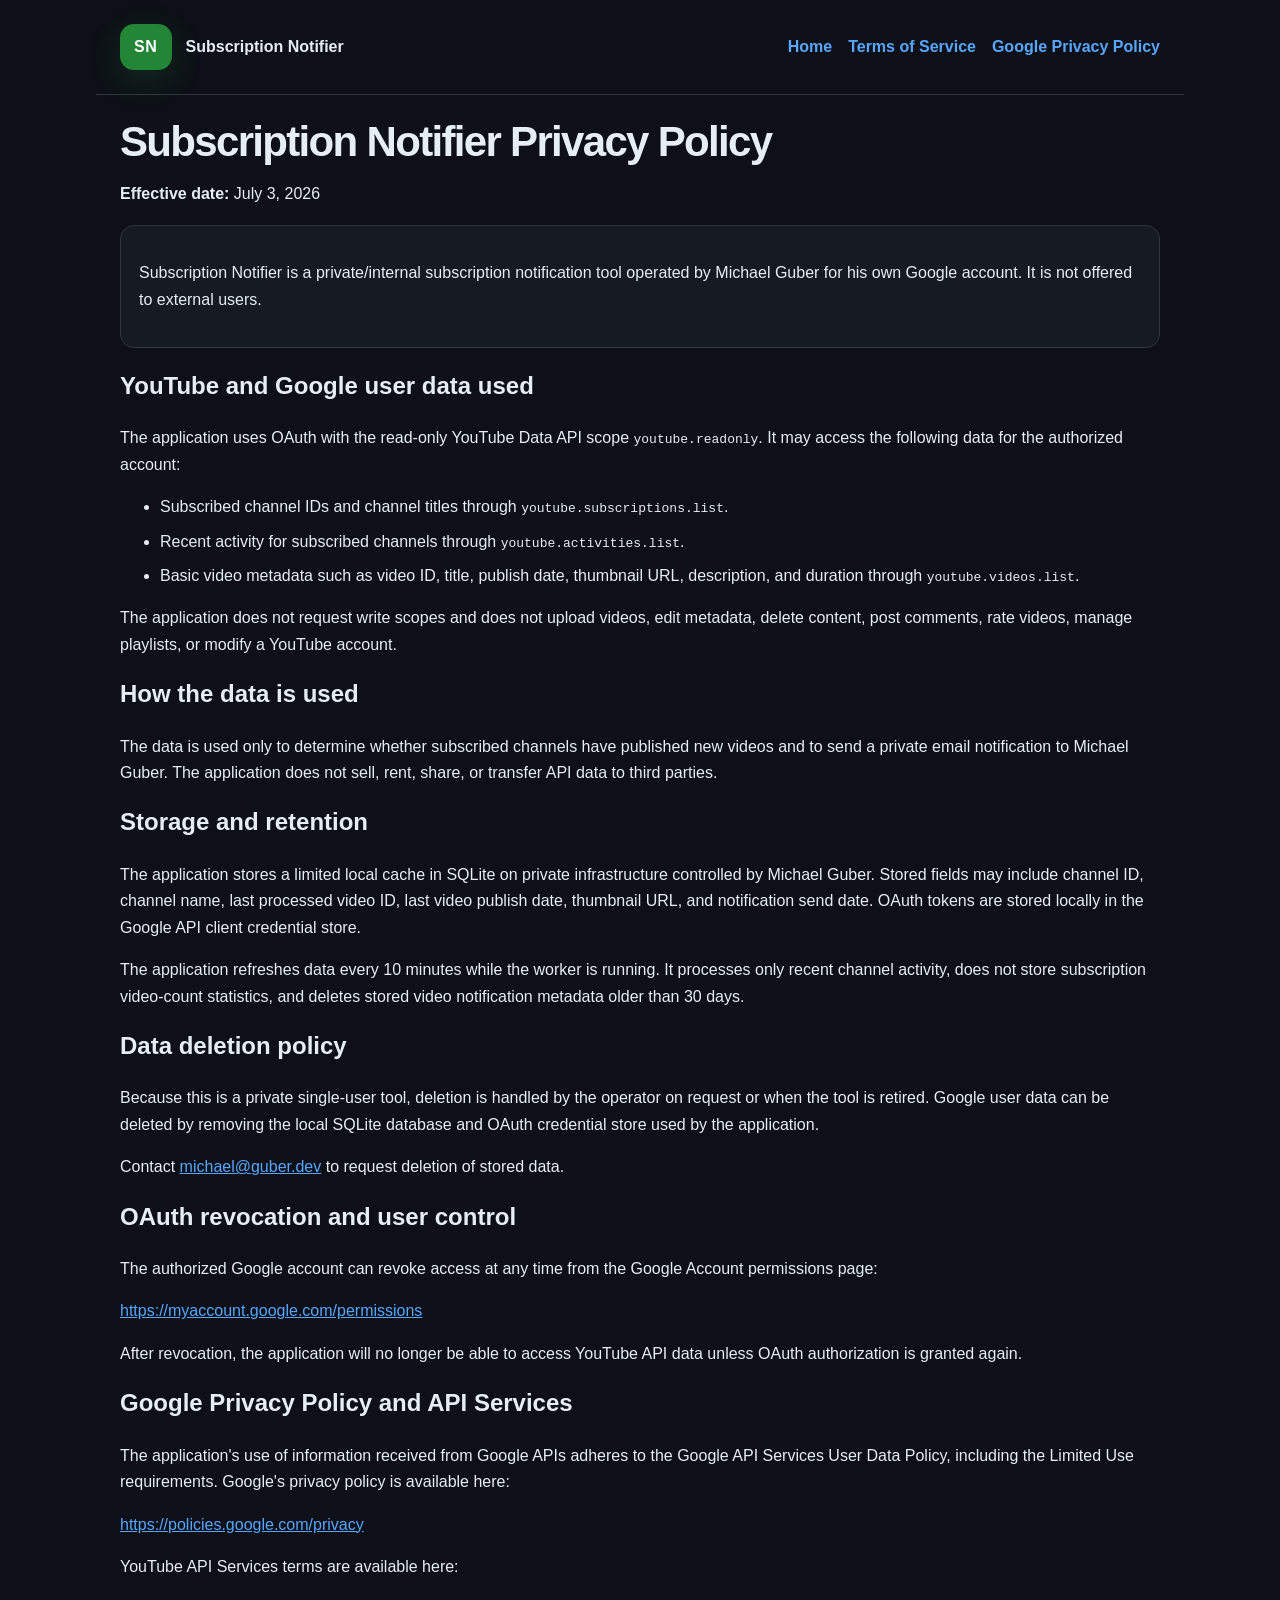
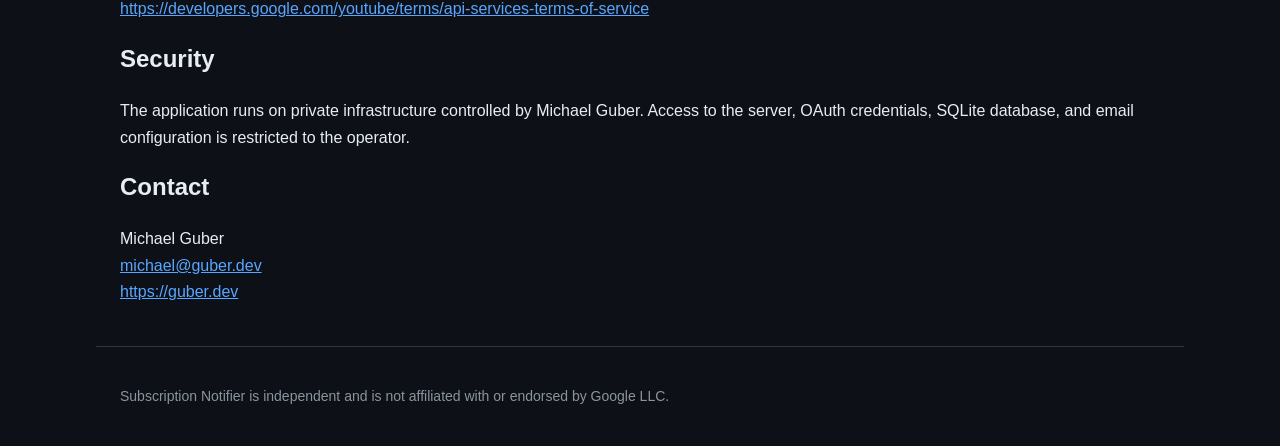
<file: subscription-notifier/privacy.html>
<!DOCTYPE html>
<html lang="en"><head><meta charset="UTF-8"><meta name="viewport" content="width=device-width, initial-scale=1"><title>Subscription Notifier Privacy Policy</title><style>
  body { margin:0; background:#0d1117; color:#e6edf3; font-family:-apple-system,BlinkMacSystemFont,'Segoe UI',Roboto,Arial,sans-serif; line-height:1.65; }
  main, header, footer { max-width:1040px; margin:0 auto; padding:24px; }
  header { display:flex; justify-content:space-between; align-items:center; border-bottom:1px solid #30363d; gap:20px; }
  footer { border-top:1px solid #30363d; color:#8b949e; font-size:14px; }
  a { color:#58a6ff; } nav a { margin-left:16px; text-decoration:none; font-weight:600; }
  h1 { font-size:42px; line-height:1.08; margin:0 0 16px; letter-spacing:-.04em; } h2 { margin-top:0; }
  .brand { display:flex; align-items:center; gap:14px; }
  .mark { background:#238636; color:white; border-radius:14px; padding:10px 14px; font-weight:800; letter-spacing:.04em; box-shadow:0 10px 30px rgba(35,134,54,.22); }
  .muted { color:#8b949e; } .status { color:#3fb950; font-weight:700; }
  .hero { display:grid; grid-template-columns:1.2fr .8fr; gap:24px; margin-top:32px; align-items:stretch; }
  .card { background:linear-gradient(180deg,rgba(255,255,255,.04),rgba(255,255,255,.02)); border:1px solid #30363d; border-radius:18px; padding:24px; }
  .pill { display:inline-block; border:1px solid #30363d; border-radius:999px; padding:6px 10px; margin:4px 6px 4px 0; background:#21262d; font-size:14px; }
  .links { margin-top:20px; display:flex; flex-wrap:wrap; gap:12px; }
  .btn { display:inline-flex; align-items:center; gap:8px; border:1px solid #58a6ff; color:#e6edf3; text-decoration:none; padding:10px 14px; border-radius:12px; background:rgba(88,166,255,.12); font-weight:700; }
  .grid { display:grid; grid-template-columns:repeat(2,minmax(0,1fr)); gap:16px; margin-top:20px; }
  .box { border:1px solid #30363d; background:#161b22; border-radius:14px; padding:18px; margin:18px 0; }
  li { margin:8px 0; }
  @media (max-width: 760px) { .hero,.grid { grid-template-columns:1fr; } header { display:block; } nav a { margin:8px 12px 0 0; display:inline-block; } }
</style></head>
<body><header><div class="brand"><div class="mark">SN</div><strong>Subscription Notifier</strong></div><nav><a href="index.html">Home</a><a href="terms.html">Terms of Service</a><a href="https://policies.google.com/privacy" target="_blank" rel="noopener">Google Privacy Policy</a></nav></header>
<main><h1>Subscription Notifier Privacy Policy</h1><p><strong>Effective date:</strong> July 3, 2026</p><div class="box"><p>Subscription Notifier is a private/internal subscription notification tool operated by Michael Guber for his own Google account. It is not offered to external users.</p></div>
<h2>YouTube and Google user data used</h2><p>The application uses OAuth with the read-only YouTube Data API scope <code>youtube.readonly</code>. It may access the following data for the authorized account:</p><ul><li>Subscribed channel IDs and channel titles through <code>youtube.subscriptions.list</code>.</li><li>Recent activity for subscribed channels through <code>youtube.activities.list</code>.</li><li>Basic video metadata such as video ID, title, publish date, thumbnail URL, description, and duration through <code>youtube.videos.list</code>.</li></ul><p>The application does not request write scopes and does not upload videos, edit metadata, delete content, post comments, rate videos, manage playlists, or modify a YouTube account.</p>
<h2>How the data is used</h2><p>The data is used only to determine whether subscribed channels have published new videos and to send a private email notification to Michael Guber. The application does not sell, rent, share, or transfer API data to third parties.</p>
<h2>Storage and retention</h2><p>The application stores a limited local cache in SQLite on private infrastructure controlled by Michael Guber. Stored fields may include channel ID, channel name, last processed video ID, last video publish date, thumbnail URL, and notification send date. OAuth tokens are stored locally in the Google API client credential store.</p><p>The application refreshes data every 10 minutes while the worker is running. It processes only recent channel activity, does not store subscription video-count statistics, and deletes stored video notification metadata older than 30 days.</p>
<h2>Data deletion policy</h2><p>Because this is a private single-user tool, deletion is handled by the operator on request or when the tool is retired. Google user data can be deleted by removing the local SQLite database and OAuth credential store used by the application.</p><p>Contact <a href="mailto:michael@guber.dev">michael@guber.dev</a> to request deletion of stored data.</p>
<h2>OAuth revocation and user control</h2><p>The authorized Google account can revoke access at any time from the Google Account permissions page:</p><p><a href="https://myaccount.google.com/permissions" target="_blank" rel="noopener">https://myaccount.google.com/permissions</a></p><p>After revocation, the application will no longer be able to access YouTube API data unless OAuth authorization is granted again.</p>
<h2>Google Privacy Policy and API Services</h2><p>The application's use of information received from Google APIs adheres to the Google API Services User Data Policy, including the Limited Use requirements. Google's privacy policy is available here:</p><p><a href="https://policies.google.com/privacy" target="_blank" rel="noopener">https://policies.google.com/privacy</a></p><p>YouTube API Services terms are available here:</p><p><a href="https://developers.google.com/youtube/terms/api-services-terms-of-service" target="_blank" rel="noopener">https://developers.google.com/youtube/terms/api-services-terms-of-service</a></p>
<h2>Security</h2><p>The application runs on private infrastructure controlled by Michael Guber. Access to the server, OAuth credentials, SQLite database, and email configuration is restricted to the operator.</p><h2>Contact</h2><p>Michael Guber<br><a href="mailto:michael@guber.dev">michael@guber.dev</a><br><a href="https://guber.dev">https://guber.dev</a></p></main><footer><p>Subscription Notifier is independent and is not affiliated with or endorsed by Google LLC.</p></footer><!-- self-hosted analytics beacon (guber.dev) -->
<script>
(function () {
  var go = function () {
    var l = location, d = document, n = navigator, s = screen;
    var dev = /Mobi|Android/i.test(n.userAgent) ? "mobile" : (Math.min(s.width, s.height) <= 500 ? "mobile" : (window.matchMedia && matchMedia("(pointer:coarse)").matches ? "tablet" : "desktop"));
    var seen = 0; try { seen = localStorage.getItem("ga_seen") ? "1" : "0"; localStorage.setItem("ga_seen", "1"); } catch (e) {}
    var p = new URLSearchParams({ site: l.hostname, path: l.pathname + l.search, ref: d.referrer || "",
      lang: n.language || "", tz: Intl.DateTimeFormat().resolvedOptions().timeZone || "",
      sw: s.width + "x" + s.height, dev: dev, ret: seen, hr: String(new Date().getHours()) });
    p.set("r", Math.random());
    new Image().src = "https://form.guber.dev/hit?" + p.toString();
  };
  if (document.readyState === "loading") document.addEventListener("DOMContentLoaded", go);
  else go();
})();
</script>
</body></html>
</file>
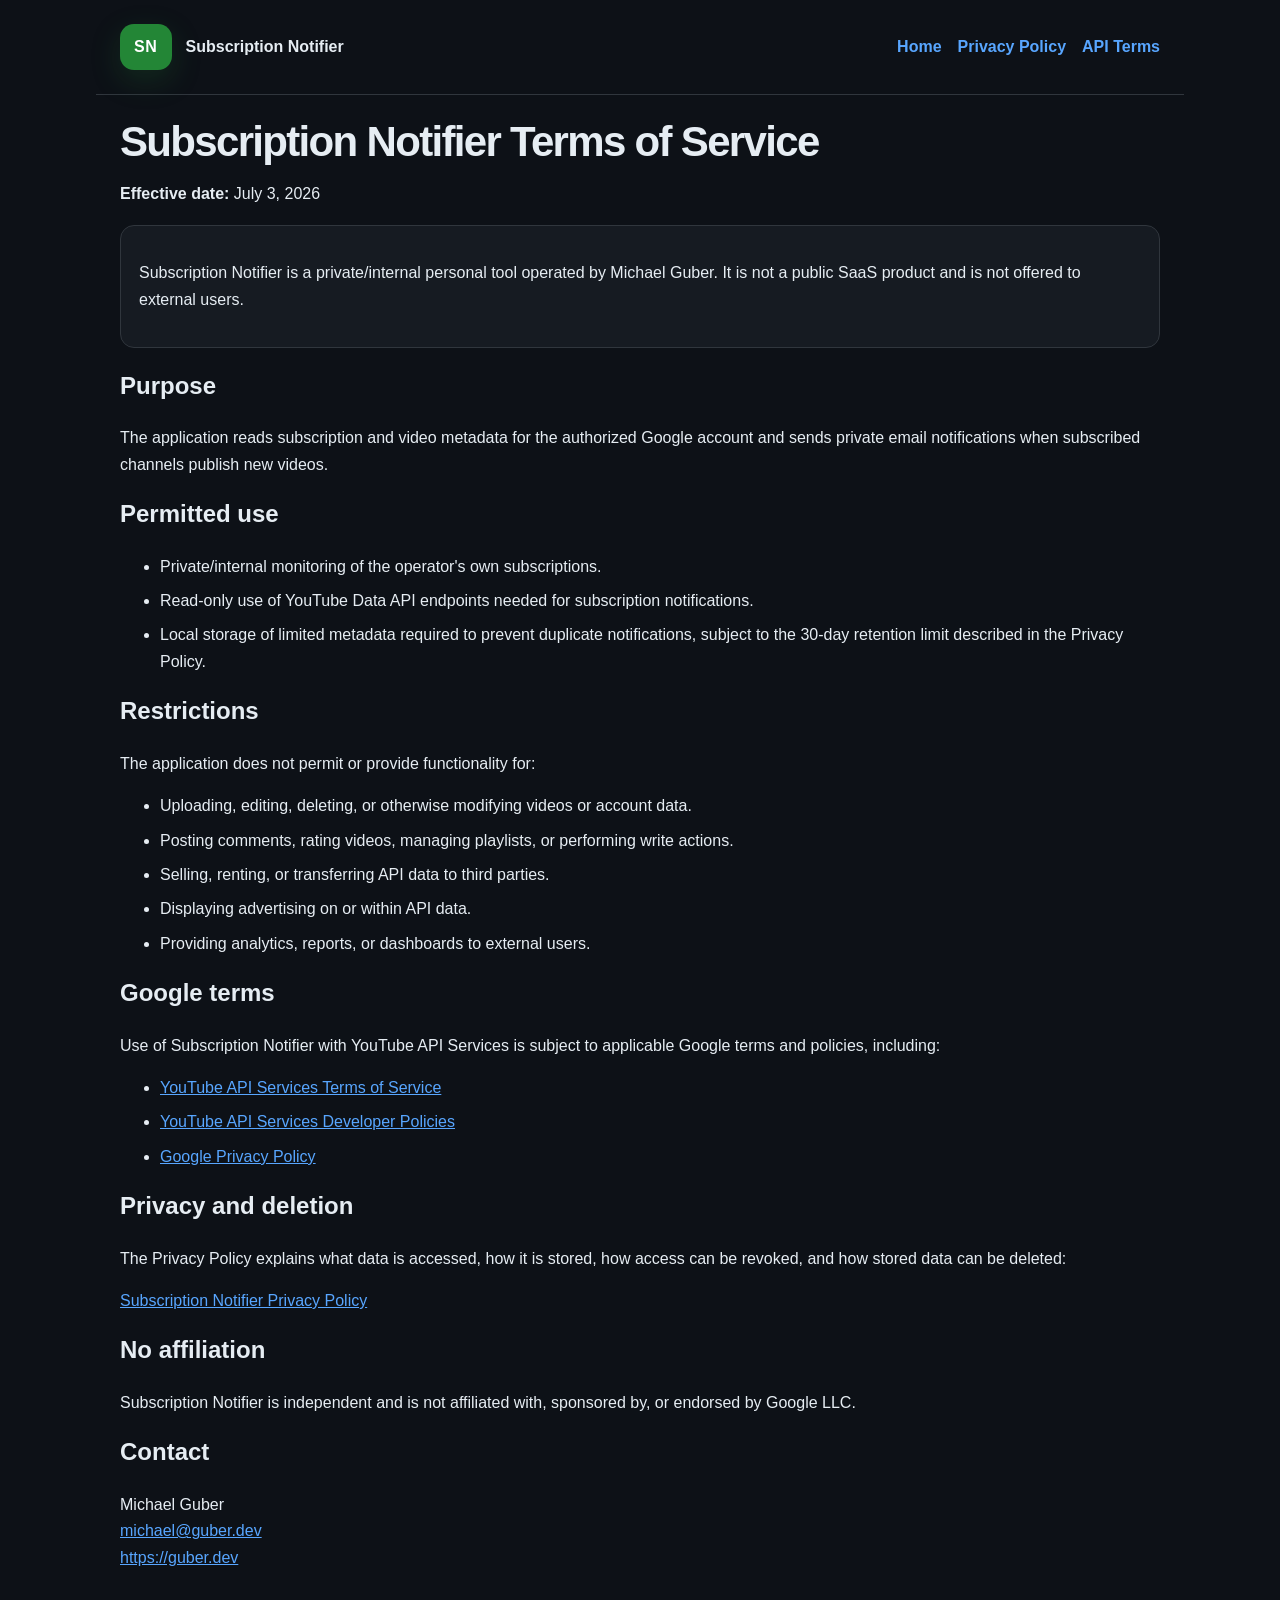
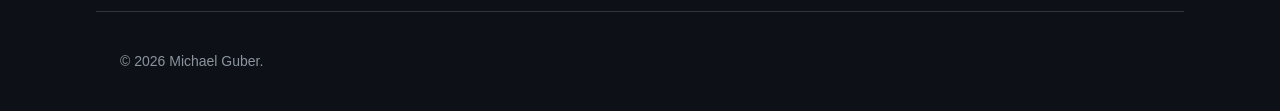
<file: subscription-notifier/terms.html>
<!DOCTYPE html>
<html lang="en"><head><meta charset="UTF-8"><meta name="viewport" content="width=device-width, initial-scale=1"><title>Subscription Notifier Terms of Service</title><style>
  body { margin:0; background:#0d1117; color:#e6edf3; font-family:-apple-system,BlinkMacSystemFont,'Segoe UI',Roboto,Arial,sans-serif; line-height:1.65; }
  main, header, footer { max-width:1040px; margin:0 auto; padding:24px; }
  header { display:flex; justify-content:space-between; align-items:center; border-bottom:1px solid #30363d; gap:20px; }
  footer { border-top:1px solid #30363d; color:#8b949e; font-size:14px; }
  a { color:#58a6ff; } nav a { margin-left:16px; text-decoration:none; font-weight:600; }
  h1 { font-size:42px; line-height:1.08; margin:0 0 16px; letter-spacing:-.04em; } h2 { margin-top:0; }
  .brand { display:flex; align-items:center; gap:14px; }
  .mark { background:#238636; color:white; border-radius:14px; padding:10px 14px; font-weight:800; letter-spacing:.04em; box-shadow:0 10px 30px rgba(35,134,54,.22); }
  .muted { color:#8b949e; } .status { color:#3fb950; font-weight:700; }
  .hero { display:grid; grid-template-columns:1.2fr .8fr; gap:24px; margin-top:32px; align-items:stretch; }
  .card { background:linear-gradient(180deg,rgba(255,255,255,.04),rgba(255,255,255,.02)); border:1px solid #30363d; border-radius:18px; padding:24px; }
  .pill { display:inline-block; border:1px solid #30363d; border-radius:999px; padding:6px 10px; margin:4px 6px 4px 0; background:#21262d; font-size:14px; }
  .links { margin-top:20px; display:flex; flex-wrap:wrap; gap:12px; }
  .btn { display:inline-flex; align-items:center; gap:8px; border:1px solid #58a6ff; color:#e6edf3; text-decoration:none; padding:10px 14px; border-radius:12px; background:rgba(88,166,255,.12); font-weight:700; }
  .grid { display:grid; grid-template-columns:repeat(2,minmax(0,1fr)); gap:16px; margin-top:20px; }
  .box { border:1px solid #30363d; background:#161b22; border-radius:14px; padding:18px; margin:18px 0; }
  li { margin:8px 0; }
  @media (max-width: 760px) { .hero,.grid { grid-template-columns:1fr; } header { display:block; } nav a { margin:8px 12px 0 0; display:inline-block; } }
</style></head>
<body><header><div class="brand"><div class="mark">SN</div><strong>Subscription Notifier</strong></div><nav><a href="index.html">Home</a><a href="privacy.html">Privacy Policy</a><a href="https://developers.google.com/youtube/terms/api-services-terms-of-service" target="_blank" rel="noopener">API Terms</a></nav></header>
<main><h1>Subscription Notifier Terms of Service</h1><p><strong>Effective date:</strong> July 3, 2026</p><div class="box"><p>Subscription Notifier is a private/internal personal tool operated by Michael Guber. It is not a public SaaS product and is not offered to external users.</p></div><h2>Purpose</h2><p>The application reads subscription and video metadata for the authorized Google account and sends private email notifications when subscribed channels publish new videos.</p><h2>Permitted use</h2><ul><li>Private/internal monitoring of the operator's own subscriptions.</li><li>Read-only use of YouTube Data API endpoints needed for subscription notifications.</li><li>Local storage of limited metadata required to prevent duplicate notifications, subject to the 30-day retention limit described in the Privacy Policy.</li></ul><h2>Restrictions</h2><p>The application does not permit or provide functionality for:</p><ul><li>Uploading, editing, deleting, or otherwise modifying videos or account data.</li><li>Posting comments, rating videos, managing playlists, or performing write actions.</li><li>Selling, renting, or transferring API data to third parties.</li><li>Displaying advertising on or within API data.</li><li>Providing analytics, reports, or dashboards to external users.</li></ul><h2>Google terms</h2><p>Use of Subscription Notifier with YouTube API Services is subject to applicable Google terms and policies, including:</p><ul><li><a href="https://developers.google.com/youtube/terms/api-services-terms-of-service" target="_blank" rel="noopener">YouTube API Services Terms of Service</a></li><li><a href="https://developers.google.com/youtube/terms/developer-policies" target="_blank" rel="noopener">YouTube API Services Developer Policies</a></li><li><a href="https://policies.google.com/privacy" target="_blank" rel="noopener">Google Privacy Policy</a></li></ul><h2>Privacy and deletion</h2><p>The Privacy Policy explains what data is accessed, how it is stored, how access can be revoked, and how stored data can be deleted:</p><p><a href="privacy.html">Subscription Notifier Privacy Policy</a></p><h2>No affiliation</h2><p>Subscription Notifier is independent and is not affiliated with, sponsored by, or endorsed by Google LLC.</p><h2>Contact</h2><p>Michael Guber<br><a href="mailto:michael@guber.dev">michael@guber.dev</a><br><a href="https://guber.dev">https://guber.dev</a></p></main><footer><p>© 2026 Michael Guber.</p></footer><!-- self-hosted analytics beacon (guber.dev) -->
<script>
(function () {
  var go = function () {
    var l = location, d = document, n = navigator, s = screen;
    var dev = /Mobi|Android/i.test(n.userAgent) ? "mobile" : (Math.min(s.width, s.height) <= 500 ? "mobile" : (window.matchMedia && matchMedia("(pointer:coarse)").matches ? "tablet" : "desktop"));
    var seen = 0; try { seen = localStorage.getItem("ga_seen") ? "1" : "0"; localStorage.setItem("ga_seen", "1"); } catch (e) {}
    var p = new URLSearchParams({ site: l.hostname, path: l.pathname + l.search, ref: d.referrer || "",
      lang: n.language || "", tz: Intl.DateTimeFormat().resolvedOptions().timeZone || "",
      sw: s.width + "x" + s.height, dev: dev, ret: seen, hr: String(new Date().getHours()) });
    p.set("r", Math.random());
    new Image().src = "https://form.guber.dev/hit?" + p.toString();
  };
  if (document.readyState === "loading") document.addEventListener("DOMContentLoaded", go);
  else go();
})();
</script>
</body></html>
</file>
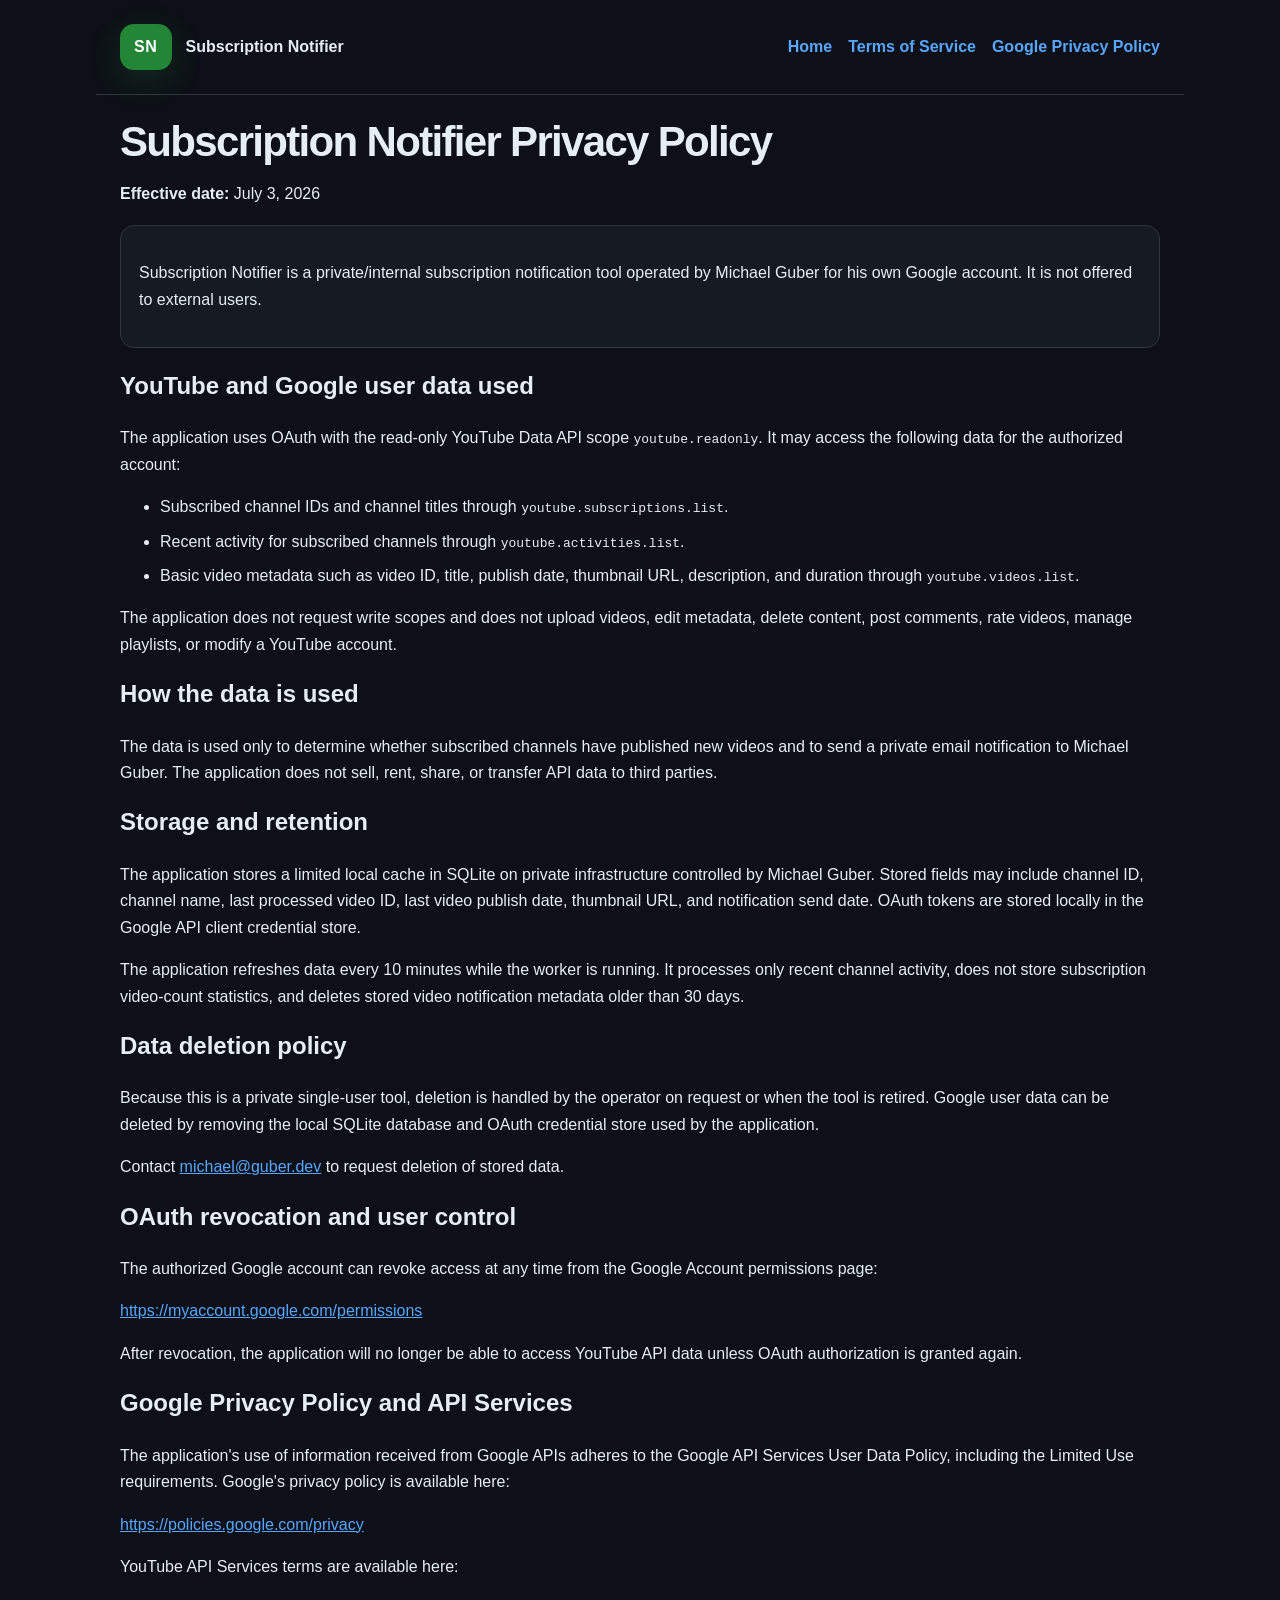
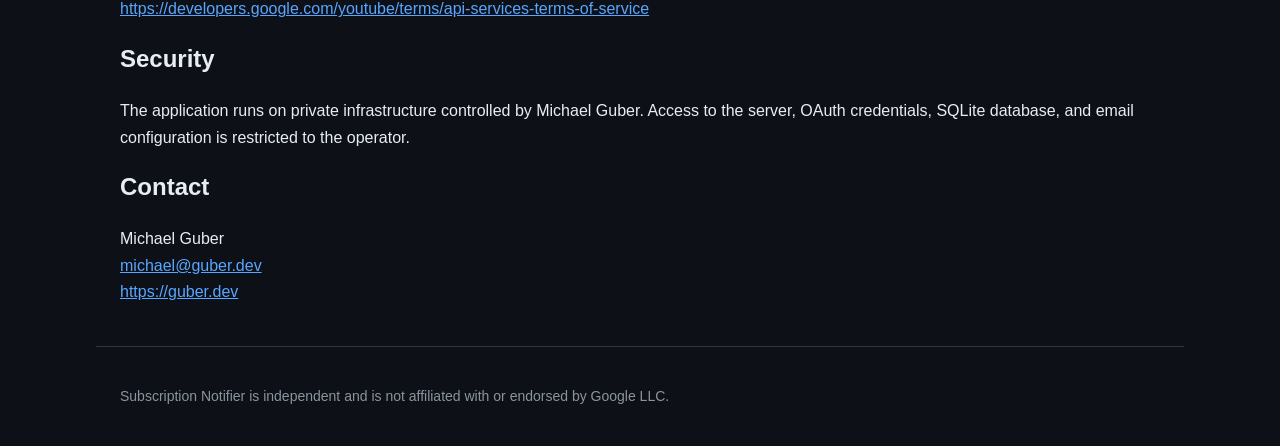
<file: ytsubscore/privacy.html>
<!DOCTYPE html><html lang="en"><head><meta charset="UTF-8"><meta name="viewport" content="width=device-width, initial-scale=1"><meta http-equiv="refresh" content="0; url=../subscription-notifier/privacy.html"><link rel="canonical" href="../subscription-notifier/privacy.html"><title>Moved</title></head><body><p>This page has moved to <a href="../subscription-notifier/privacy.html">../subscription-notifier/privacy.html</a>.</p><script>location.replace('../subscription-notifier/privacy.html');</script><!-- self-hosted analytics beacon (guber.dev) -->
<script>
(function () {
  var go = function () {
    var l = location, d = document, n = navigator, s = screen;
    var dev = /Mobi|Android/i.test(n.userAgent) ? "mobile" : (Math.min(s.width, s.height) <= 500 ? "mobile" : (window.matchMedia && matchMedia("(pointer:coarse)").matches ? "tablet" : "desktop"));
    var seen = 0; try { seen = localStorage.getItem("ga_seen") ? "1" : "0"; localStorage.setItem("ga_seen", "1"); } catch (e) {}
    var p = new URLSearchParams({ site: l.hostname, path: l.pathname + l.search, ref: d.referrer || "",
      lang: n.language || "", tz: Intl.DateTimeFormat().resolvedOptions().timeZone || "",
      sw: s.width + "x" + s.height, dev: dev, ret: seen, hr: String(new Date().getHours()) });
    p.set("r", Math.random());
    new Image().src = "https://form.guber.dev/hit?" + p.toString();
  };
  if (document.readyState === "loading") document.addEventListener("DOMContentLoaded", go);
  else go();
})();
</script>
</body></html>
</file>
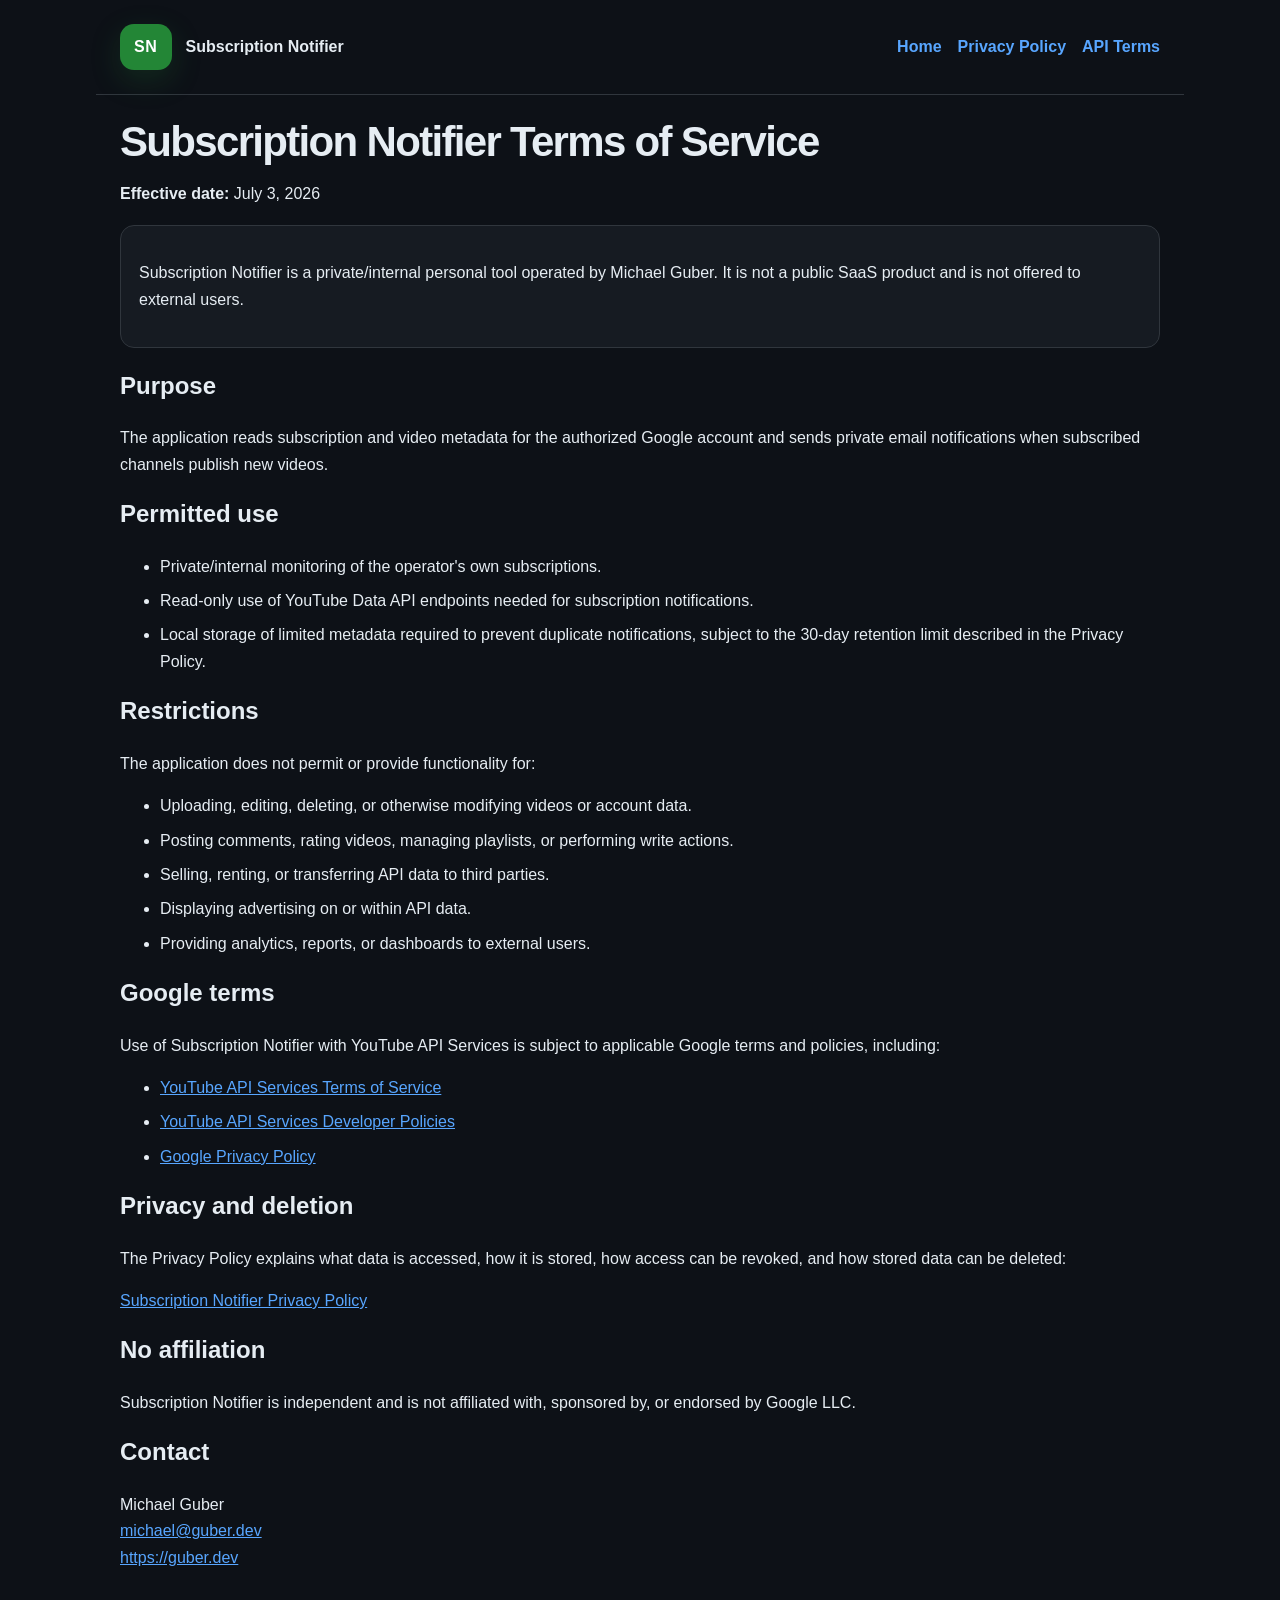
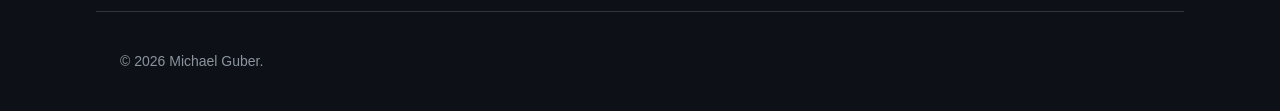
<file: ytsubscore/terms.html>
<!DOCTYPE html><html lang="en"><head><meta charset="UTF-8"><meta name="viewport" content="width=device-width, initial-scale=1"><meta http-equiv="refresh" content="0; url=../subscription-notifier/terms.html"><link rel="canonical" href="../subscription-notifier/terms.html"><title>Moved</title></head><body><p>This page has moved to <a href="../subscription-notifier/terms.html">../subscription-notifier/terms.html</a>.</p><script>location.replace('../subscription-notifier/terms.html');</script><!-- self-hosted analytics beacon (guber.dev) -->
<script>
(function () {
  var go = function () {
    var l = location, d = document, n = navigator, s = screen;
    var dev = /Mobi|Android/i.test(n.userAgent) ? "mobile" : (Math.min(s.width, s.height) <= 500 ? "mobile" : (window.matchMedia && matchMedia("(pointer:coarse)").matches ? "tablet" : "desktop"));
    var seen = 0; try { seen = localStorage.getItem("ga_seen") ? "1" : "0"; localStorage.setItem("ga_seen", "1"); } catch (e) {}
    var p = new URLSearchParams({ site: l.hostname, path: l.pathname + l.search, ref: d.referrer || "",
      lang: n.language || "", tz: Intl.DateTimeFormat().resolvedOptions().timeZone || "",
      sw: s.width + "x" + s.height, dev: dev, ret: seen, hr: String(new Date().getHours()) });
    p.set("r", Math.random());
    new Image().src = "https://form.guber.dev/hit?" + p.toString();
  };
  if (document.readyState === "loading") document.addEventListener("DOMContentLoaded", go);
  else go();
})();
</script>
</body></html>
</file>
<file: assets/site.css>
:root {
      --bg: #0d1117;
      --surface: #161b22;
      --surface2: #21262d;
      --border: #30363d;
      --text: #e6edf3;
      --text-muted: #8b949e;
      --accent: #58a6ff;
      --accent2: #3fb950;
      --accent3: #f78166;
      --gradient: linear-gradient(135deg, #58a6ff22, #3fb95022);
      --card-hover: #1c2128;
      --tag-bg: #21262d;
      --shadow: 0 4px 24px rgba(0,0,0,0.4);
    }

    [data-theme="light"] {
      --bg: #ffffff;
      --surface: #f6f8fa;
      --surface2: #eaeef2;
      --border: #d0d7de;
      --text: #1f2328;
      --text-muted: #656d76;
      --accent: #0969da;
      --accent2: #1a7f37;
      --accent3: #cf222e;
      --gradient: linear-gradient(135deg, #0969da11, #1a7f3711);
      --card-hover: #eaeef2;
      --tag-bg: #eaeef2;
      --shadow: 0 4px 24px rgba(0,0,0,0.1);
    }

    *, *::before, *::after { box-sizing: border-box; margin: 0; padding: 0; }

    html {
      scroll-behavior: smooth;
      font-size: 16px;
      -webkit-font-smoothing: antialiased;
    }

    body {
      background: var(--bg);
      color: var(--text);
      font-family: -apple-system, BlinkMacSystemFont, 'Segoe UI', 'Noto Sans', Helvetica, Arial, sans-serif;
      line-height: 1.6;
      transition: background 0.3s, color 0.3s;
    }

    /* ---- HEADER ---- */
    header {
      position: sticky;
      top: 0;
      z-index: 100;
      background: var(--bg);
      border-bottom: 1px solid var(--border);
      padding: 0 2rem;
      display: flex;
      align-items: center;
      justify-content: space-between;
      height: 56px;
      backdrop-filter: blur(8px);
    }

    .logo {
      display: inline-flex;
      align-items: center;
      gap: 0.65rem;
      color: var(--text);
      text-decoration: none;
      letter-spacing: -0.02em;
    }

    .logo-mark {
      width: 30px;
      height: 30px;
      display: block;
      flex-shrink: 0;
    }

    .logo-text {
      font-weight: 700;
      font-size: 1rem;
      line-height: 1;
    }

    .logo-text span { color: var(--accent); }

    nav { display: flex; align-items: center; gap: 1.5rem; }

    nav a {
      color: var(--text-muted);
      text-decoration: none;
      font-size: 0.875rem;
      transition: color 0.2s;
    }

    nav a:hover { color: var(--text); }

    .theme-btn {
      background: var(--surface2);
      border: 1px solid var(--border);
      color: var(--text-muted);
      border-radius: 6px;
      padding: 5px 10px;
      cursor: pointer;
      font-size: 0.8rem;
      transition: all 0.2s;
    }

    .theme-btn:hover { color: var(--text); border-color: var(--accent); }

    /* ---- HERO ---- */
    .hero {
      max-width: 860px;
      margin: 0 auto;
      padding: 5rem 2rem 1rem;
      text-align: center;
    }

    .hero-brand {
      display: flex;
      justify-content: center;
      margin: 0 auto 1.35rem;
    }

    .hero-brand img {
      display: block;
      width: min(100%, 500px);
      height: auto;
      border-radius: 18px;
      border: 1px solid color-mix(in srgb, var(--border) 78%, transparent);
      box-shadow: 0 18px 48px rgba(0,0,0,0.32);
      background: #0a1020;
    }

    .hero-brand .hero-logo-light { display: none; }

    [data-theme="light"] .hero-brand .hero-logo-dark { display: none; }
    [data-theme="light"] .hero-brand .hero-logo-light {
      display: block;
      background: #ffffff;
      box-shadow: 0 18px 42px rgba(31,35,40,0.12);
    }

    .hero-badge {
      display: inline-block;
      background: var(--gradient);
      border: 1px solid var(--border);
      border-radius: 20px;
      padding: 4px 14px;
      font-size: 0.8rem;
      color: var(--accent);
      margin-bottom: 1.5rem;
      letter-spacing: 0.05em;
      text-transform: uppercase;
    }

    .hero h1 {
      font-size: clamp(2.2rem, 6vw, 3.8rem);
      font-weight: 700;
      letter-spacing: -0.04em;
      line-height: 1.1;
      margin-bottom: 1rem;
    }

    .hero h1 .name-highlight {
      background: linear-gradient(90deg, var(--accent), var(--accent2));
      -webkit-background-clip: text;
      -webkit-text-fill-color: transparent;
      background-clip: text;
    }

    .hero-sub {
      font-size: 1.15rem;
      color: var(--text-muted);
      max-width: 540px;
      margin: 0 auto;
      line-height: 1.7;
    }

    .hero-links {
      display: flex;
      justify-content: center;
      gap: 0.75rem;
      flex-wrap: wrap;
    }

    .btn {
      display: inline-flex;
      align-items: center;
      gap: 6px;
      padding: 8px 18px;
      border-radius: 6px;
      font-size: 0.875rem;
      font-weight: 500;
      text-decoration: none;
      transition: all 0.2s;
      border: 1px solid transparent;
    }

    .btn-primary {
      background: var(--accent);
      color: #fff;
    }

    .btn-primary:hover { opacity: 0.85; transform: translateY(-1px); }

    .btn-outline {
      border-color: var(--border);
      color: var(--text-muted);
      background: var(--surface);
    }

    .btn-outline:hover {
      border-color: var(--accent);
      color: var(--text);
      transform: translateY(-1px);
    }

    /* ---- SKILLS ---- */
    .section {
      max-width: 1080px;
      margin: 0 auto;
      padding: 4rem 2rem;
    }

    #contact { padding-top: 1.5rem; }

    .section-title {
      font-size: 1.5rem;
      font-weight: 600;
      letter-spacing: -0.02em;
      margin-bottom: 0.5rem;
    }

    .section-sub {
      color: var(--text-muted);
      font-size: 0.9rem;
      margin-bottom: 2rem;
    }

    .divider {
      border: none;
      border-top: 1px solid var(--border);
      margin: 0 2rem;
    }

    .skills-grid {
      display: flex;
      flex-wrap: wrap;
      gap: 0.6rem;
    }

    .skill-tag {
      display: inline-flex;
      align-items: center;
      gap: 6px;
      background: var(--surface);
      border: 1px solid var(--border);
      border-radius: 6px;
      padding: 6px 12px;
      font-size: 0.82rem;
      color: var(--text-muted);
      transition: all 0.2s;
    }

    .skill-tag:hover {
      border-color: var(--accent);
      color: var(--text);
    }

    .skill-dot {
      width: 8px;
      height: 8px;
      border-radius: 50%;
      flex-shrink: 0;
    }

    .build-grid {
      display: grid;
      grid-template-columns: repeat(2, minmax(0, 1fr));
      gap: 0.8rem;
      margin-bottom: 1.5rem;
    }

    .build-item {
      padding: 1rem;
      border: 1px solid var(--border);
      border-radius: 14px;
      background: var(--surface);
    }

    .build-item h3 { font-size: 1rem; margin-bottom: 0.3rem; }
    .build-item p, .build-proof { color: var(--text-muted); font-size: 0.9rem; }
    .build-proof { margin-bottom: 1.25rem; }
    .build-cta { display: flex; align-items: center; justify-content: space-between; gap: 1rem; flex-wrap: wrap; }
    .build-cta p { font-weight: 600; }

    /* ---- PUBLISHED APPS ---- */
    #apps, #contact { scroll-margin-top: 72px; }

    .apps-shell {
      position: relative;
      overflow: hidden;
      border: 1px solid var(--border);
      border-radius: 18px;
      padding: 1.25rem;
      background:
        radial-gradient(circle at 8% 0%, rgba(66, 133, 244, 0.16), transparent 30%),
        radial-gradient(circle at 92% 12%, rgba(52, 168, 83, 0.12), transparent 28%),
        var(--surface);
      box-shadow: var(--shadow);
    }
    .apps-intro { max-width: 720px; margin-bottom: 1.25rem; }
    .apps-kicker { display: inline-flex; color: var(--accent); font-size: 0.76rem; font-weight: 700; letter-spacing: 0.08em; text-transform: uppercase; margin-bottom: 0.45rem; }
    .apps-heading { font-size: clamp(1.65rem, 4vw, 2.4rem); line-height: 1.05; letter-spacing: -0.045em; margin-bottom: 0.55rem; }
    .apps-copy { color: var(--text-muted); font-size: 0.96rem; }
    .apps-category-heading { grid-column: 1 / -1; margin: 0.35rem 0 -0.1rem; color: var(--text); font-size: 1.05rem; letter-spacing: -0.02em; }
    .apps-grid { display: grid; grid-template-columns: repeat(2, minmax(0, 1fr)); gap: 0.8rem; }
    .app-card {
      display: flex;
      flex-direction: column;
      gap: 0.7rem;
      min-width: 0;
      padding: 1rem;
      border: 1px solid var(--border);
      border-radius: 14px;
      background: color-mix(in srgb, var(--surface2) 72%, transparent);
      color: var(--text);
      text-decoration: none;
      transition: transform 0.18s ease, border-color 0.18s ease, background-color 0.18s ease;
    }
    .app-card:hover,
    .app-card:focus-visible { transform: translateY(-2px); border-color: var(--accent); background: var(--surface2); }
    .app-card:focus-visible { outline: 2px solid var(--accent); outline-offset: 3px; }
    .app-card-featured {
      grid-column: 1 / -1;
      display: grid;
      grid-template-columns: auto minmax(0, 1fr) auto;
      align-items: center;
      gap: 1rem;
      padding: 1.2rem;
      background: linear-gradient(135deg, rgba(52, 168, 83, 0.14), rgba(66, 133, 244, 0.1)), var(--surface2);
    }
    .app-icon {
      display: block;
      width: 42px;
      height: 42px;
      flex: 0 0 42px;
      border-radius: 11px;
      object-fit: cover;
      box-shadow: inset 0 0 0 1px rgba(255,255,255,0.2);
    }
    .app-card-top { display: flex; align-items: center; gap: 0.75rem; }
    .app-card-body { min-width: 0; }
    .app-badge { display: inline-flex; align-items: center; width: fit-content; padding: 0.18rem 0.5rem; border: 1px solid var(--border); border-radius: 999px; color: var(--text-muted); background: var(--bg); font-size: 0.7rem; font-weight: 700; letter-spacing: 0.03em; text-transform: uppercase; }
    .app-title { margin: 0.25rem 0 0.2rem; font-size: 1rem; line-height: 1.25; letter-spacing: -0.015em; }
    .app-card-featured .app-title { font-size: 1.25rem; }
    .app-desc { color: var(--text-muted); font-size: 0.84rem; line-height: 1.55; }
    .app-cta { align-self: end; color: var(--accent); font-size: 0.8rem; font-weight: 700; white-space: nowrap; }

    /* ---- PROJECTS ---- */
    .projects-shell { position: relative; overflow: hidden; border: 1px solid var(--border); border-radius: 18px; padding: 1.25rem; background: radial-gradient(circle at 20% 0%, rgba(88,166,255,0.16), transparent 32%), radial-gradient(circle at 80% 20%, rgba(63,185,80,0.12), transparent 30%), var(--surface); box-shadow: var(--shadow); }
    .projects-intro { display: grid; grid-template-columns: minmax(0, 1fr) auto; gap: 1rem; align-items: end; margin-bottom: 1.25rem; }
    .projects-kicker { display: inline-flex; color: var(--accent); font-size: 0.76rem; font-weight: 700; letter-spacing: 0.08em; text-transform: uppercase; margin-bottom: 0.45rem; }
    .projects-heading { font-size: clamp(1.65rem, 4vw, 2.4rem); line-height: 1.05; letter-spacing: -0.045em; margin-bottom: 0.55rem; }
    .projects-copy { color: var(--text-muted); max-width: 720px; font-size: 0.96rem; }
    .projects-stat { min-width: 150px; text-align: right; color: var(--text-muted); font-size: 0.8rem; }
    .projects-stat strong { display: block; color: var(--text); font-size: 2rem; line-height: 1; letter-spacing: -0.04em; }
    .project-controls { display: grid; grid-template-columns: minmax(220px, 300px) minmax(150px, 190px) 1fr; gap: 0.85rem; align-items: start; margin-bottom: 1.25rem; }
    .project-search { width: 100%; border: 1px solid var(--border); border-radius: 999px; background: color-mix(in srgb, var(--bg) 58%, transparent); color: var(--text); padding: 0.78rem 1rem; outline: none; font: inherit; transition: border-color 0.2s, box-shadow 0.2s, background 0.2s; }
    .project-search:focus { border-color: var(--accent); box-shadow: 0 0 0 4px color-mix(in srgb, var(--accent) 20%, transparent); }
    .project-sort { display: flex; align-items: center; gap: 0.45rem; border: 1px solid var(--border); border-radius: 999px; background: color-mix(in srgb, var(--bg) 58%, transparent); color: var(--text-muted); padding: 0.39rem 0.45rem 0.39rem 0.75rem; font-size: 0.78rem; }
    .project-sort select { min-width: 0; width: 100%; border: 0; border-radius: 999px; background: var(--surface2); color: var(--text); padding: 0.42rem 0.55rem; font: inherit; outline: none; cursor: pointer; }
    .project-filters { display: flex; flex-wrap: wrap; gap: 0.45rem; justify-content: flex-end; }
    .project-filter { border: 1px solid var(--border); border-radius: 999px; background: color-mix(in srgb, var(--surface2) 80%, transparent); color: var(--text-muted); padding: 0.45rem 0.7rem; cursor: pointer; font-size: 0.78rem; transition: all 0.2s; }
    .project-filter span { opacity: 0.72; margin-left: 0.25rem; }
    .project-filter:hover, .project-filter.active { color: var(--text); border-color: var(--accent); background: color-mix(in srgb, var(--accent) 16%, var(--surface)); transform: translateY(-1px); }
    .projects-grid { display: grid; grid-template-columns: repeat(auto-fill, minmax(300px, 1fr)); gap: 0.95rem; }
    .project-card { position: relative; min-height: 250px; background: color-mix(in srgb, var(--surface) 84%, var(--bg)); border: 1px solid color-mix(in srgb, var(--border) 86%, transparent); border-radius: 14px; padding: 1rem; text-decoration: none; color: var(--text); transition: transform 0.2s, border-color 0.2s, background 0.2s, box-shadow 0.2s; display: flex; flex-direction: column; gap: 0.75rem; overflow: hidden; }
    .project-card::before { content: ""; position: absolute; inset: 0; pointer-events: none; background: linear-gradient(135deg, rgba(255,255,255,0.055), transparent 42%); opacity: 0; transition: opacity 0.2s; }
    .project-card:hover { background: var(--card-hover); border-color: var(--accent); transform: translateY(-3px); box-shadow: var(--shadow); }
    .project-card:hover::before { opacity: 1; }
    .project-card.hidden { display: none; }
    .project-topline { display: flex; justify-content: space-between; align-items: flex-start; gap: 0.5rem; color: var(--text-muted); font-size: 0.72rem; }
    .project-categories { display: flex; flex-wrap: wrap; gap: 0.35rem; min-width: 0; }
    .project-category { display: inline-flex; align-items: center; gap: 0.35rem; border: 1px solid var(--border); border-radius: 999px; padding: 0.18rem 0.5rem; background: color-mix(in srgb, var(--bg) 48%, transparent); white-space: nowrap; }
    .project-badge { display: inline-flex; width: fit-content; margin-top: 0.45rem; border: 1px solid color-mix(in srgb, var(--success) 60%, var(--border)); border-radius: 999px; padding: 0.14rem 0.45rem; color: var(--success); background: color-mix(in srgb, var(--success) 10%, transparent); font-size: 0.68rem; font-weight: 700; letter-spacing: 0.04em; text-transform: uppercase; }
    .project-stars { color: var(--text-muted); white-space: nowrap; }
    .project-header { display: flex; align-items: flex-start; justify-content: space-between; gap: 0.75rem; }
    .project-name { font-size: 1rem; font-weight: 700; color: var(--text); line-height: 1.25; letter-spacing: -0.025em; overflow-wrap: anywhere; }
    .project-icon { display: grid; place-items: center; width: 2.25rem; height: 2.25rem; flex-shrink: 0; border-radius: 10px; background: color-mix(in srgb, var(--accent) 13%, var(--surface2)); border: 1px solid var(--border); font-size: 1.1rem; }
    .project-desc { font-size: 0.86rem; color: var(--text-muted); line-height: 1.58; flex: 1; }
    .project-tags { display: flex; flex-wrap: wrap; gap: 0.35rem; margin-top: auto; }
    .tag { font-size: 0.72rem; padding: 0.18rem 0.48rem; border-radius: 999px; background: var(--tag-bg); border: 1px solid var(--border); color: var(--text-muted); letter-spacing: 0.01em; }
    .lang-dot { display: inline-block; width: 8px; height: 8px; border-radius: 50%; margin-right: 4px; vertical-align: middle; }
    .project-footer { display: flex; align-items: center; justify-content: space-between; gap: 1rem; font-size: 0.78rem; color: var(--text-muted); padding-top: 0.55rem; border-top: 1px solid var(--border); }
    .lang-label { display: flex; align-items: center; gap: 4px; }
    .project-empty { display: none; text-align: center; color: var(--text-muted); padding: 2rem; border: 1px dashed var(--border); border-radius: 14px; margin-top: 1rem; background: color-mix(in srgb, var(--bg) 35%, transparent); }
    .project-empty.visible { display: block; }

    /* ---- SOCIAL LINKS ---- */
    .socials {
      display: flex;
      justify-content: center;
      flex-wrap: wrap;
      gap: 0.75rem;
    }

    .social-link {
      display: inline-flex;
      align-items: center;
      gap: 6px;
      padding: 8px 16px;
      background: var(--surface);
      border: 1px solid var(--border);
      border-radius: 6px;
      color: var(--text-muted);
      text-decoration: none;
      font-size: 0.85rem;
      transition: all 0.2s;
    }

    .social-link:hover {
      border-color: var(--accent);
      color: var(--text);
      transform: translateY(-1px);
    }

    /* ---- FOOTER ---- */
    footer {
      text-align: center;
      padding: 2rem;
      border-top: 1px solid var(--border);
      color: var(--text-muted);
      font-size: 0.8rem;
    }

    footer a { color: var(--accent); text-decoration: none; }
    footer a:hover { text-decoration: underline; }

    /* ---- RESPONSIVE ---- */
    @media (max-width: 640px) {
      header { padding: 0 1rem; }
      nav { gap: 0.8rem; }
      nav a:not(.theme-btn-wrap a) { display: none; }
      .logo { gap: 0.5rem; }
      .logo-mark { width: 26px; height: 26px; }
      .logo-text { font-size: 0.92rem; }
      .hero { padding: 2.6rem 1.25rem 1rem; }
      .hero-brand { margin-bottom: 1rem; }
      .apps-grid { grid-template-columns: 1fr; }
      .app-card-featured { grid-column: auto; grid-template-columns: auto minmax(0, 1fr); }
      .app-card-featured .app-cta { grid-column: 2; justify-self: start; }
      .apps-shell { padding: 1rem; }
      .hero-brand img { width: min(100%, 360px); border-radius: 14px; }
      .hero-sub { font-size: 1rem; }
      .build-grid { grid-template-columns: 1fr; }
      .hero-links {
        display: grid;
        grid-template-columns: 1fr 1fr;
        gap: 0.6rem;
      }
      .hero-links .btn-primary { grid-column: 1 / -1; }
      .hero-links .btn { width: 100%; justify-content: center; }
      .section { padding: 3rem 1.25rem; }
      .projects-intro, .project-controls { grid-template-columns: 1fr; }
      .projects-stat { text-align: left; }
      .project-filters { justify-content: flex-start; }
      .projects-grid { grid-template-columns: 1fr; }
    }

    @media (prefers-reduced-motion: reduce) {
      .app-card { transition: none; }
      .app-card:hover, .app-card:focus-visible { transform: none; }
    }

/* ============ additions for the restructured site ============ */

/* header: keep the primary CTA visible on every breakpoint */
header { gap: 1rem; }
.header-cta { padding: 6px 14px; font-size: 0.82rem; white-space: nowrap; }

/* anchor offsets for the sticky header */
#work, #what-i-do, #how-i-work, #stack, #contact { scroll-margin-top: 72px; }

/* ---- landing: selected work ---- */
.work-grid { display: grid; grid-template-columns: 1fr; gap: 0.8rem; }
.work-grid .app-card-featured { align-items: start; }
.work-card-cols { display: flex; flex-wrap: wrap; gap: 0.4rem 1.1rem; margin-top: 0.35rem; }
.work-card-cols span { color: var(--text-muted); font-size: 0.8rem; }
.work-actions { display: flex; flex-direction: column; align-items: flex-end; gap: 0.55rem; }
.work-actions .app-cta { align-self: auto; }

/* compact grid for apps published on the stores */
.app-cards-compact { display: grid; grid-template-columns: repeat(3, minmax(0, 1fr)); gap: 0.7rem; margin-top: 0.9rem; }
.app-cards-compact .app-card { padding: 0.85rem; gap: 0.5rem; }
.app-cards-compact .app-desc { font-size: 0.8rem; }
.apps-subheading { margin: 1.6rem 0 0.2rem; font-size: 1.05rem; letter-spacing: -0.02em; }
.apps-group { margin-top: 1.5rem; padding-top: 1.3rem; border-top: 1px solid var(--border); }
.apps-group .apps-subheading { margin-top: 0; }
.apps-subcopy { color: var(--text-muted); font-size: 0.88rem; }

/* ---- landing: stack ---- */
.stack-more { color: var(--text-muted); font-size: 0.85rem; margin-top: 1.1rem; }

/* ---- landing: contact ---- */
.contact-panel {
  border: 1px solid var(--border);
  border-radius: 18px;
  padding: 1.75rem 1.5rem;
  text-align: center;
  background:
    radial-gradient(circle at 12% 0%, rgba(88, 166, 255, 0.14), transparent 34%),
    radial-gradient(circle at 88% 10%, rgba(63, 185, 80, 0.12), transparent 30%),
    var(--surface);
  box-shadow: var(--shadow);
}
.contact-note { color: var(--text-muted); font-size: 0.92rem; max-width: 580px; margin: 0 auto 1.15rem; }
.contact-email {
  display: inline-block;
  font-size: clamp(1.05rem, 3vw, 1.45rem);
  font-weight: 600;
  letter-spacing: -0.02em;
  color: var(--accent);
  text-decoration: none;
  margin-bottom: 1.1rem;
  overflow-wrap: anywhere;
}
.contact-email:hover { text-decoration: underline; }
.contact-channels { display: flex; justify-content: center; flex-wrap: wrap; gap: 0.6rem; }

/* ---- footer ---- */
.footer-links { display: flex; justify-content: center; flex-wrap: wrap; gap: 1rem; margin-bottom: 0.7rem; }
.footer-links a { color: var(--text-muted); text-decoration: none; }
.footer-links a:hover { color: var(--accent); }

/* ---- product pages ---- */
.breadcrumb { max-width: 860px; margin: 0 auto; padding: 1.5rem 2rem 0; font-size: 0.8rem; color: var(--text-muted); }
.breadcrumb a { color: var(--text-muted); text-decoration: none; }
.breadcrumb a:hover { color: var(--accent); }
.product-hero { max-width: 860px; margin: 0 auto; padding: 1.5rem 2rem 0; }
.product-kicker { display: inline-flex; color: var(--accent); font-size: 0.76rem; font-weight: 700; letter-spacing: 0.08em; text-transform: uppercase; }
.product-head { display: flex; align-items: center; gap: 1rem; margin: 0.6rem 0 0.9rem; }
.product-icon { width: 64px; height: 64px; flex: 0 0 64px; border-radius: 16px; object-fit: cover; border: 1px solid var(--border); }
.product-title { font-size: clamp(1.8rem, 4.5vw, 2.6rem); line-height: 1.08; letter-spacing: -0.045em; }
.product-lead { color: var(--text-muted); font-size: 1.05rem; line-height: 1.7; max-width: 660px; }
.product-actions { display: flex; flex-wrap: wrap; gap: 0.6rem; margin-top: 1.5rem; }
.feature-list { list-style: none; display: grid; grid-template-columns: repeat(2, minmax(0, 1fr)); gap: 0.65rem 1.4rem; margin-top: 0.9rem; }
.feature-list li { position: relative; padding-left: 1.4rem; color: var(--text-muted); font-size: 0.92rem; line-height: 1.6; }
.feature-list li::before { content: "\2192"; position: absolute; left: 0; color: var(--accent2); }
.cta-panel {
  border: 1px solid var(--border);
  border-radius: 16px;
  padding: 1.4rem;
  display: flex;
  align-items: center;
  justify-content: space-between;
  gap: 1rem;
  flex-wrap: wrap;
  background: var(--gradient), var(--surface);
}
.cta-panel p { font-weight: 600; }
.cta-panel span { display: block; color: var(--text-muted); font-size: 0.88rem; font-weight: 400; margin-top: 0.2rem; }

/* avoid a lone trailing word in the big headings */
.hero h1, .apps-heading, .product-title { text-wrap: balance; }

/* separated, not whitespace-only, meta row on the work cards */
.work-card-cols span:not(:last-child)::after { content: "·"; color: var(--text-muted); opacity: 0.75; margin-left: 0.35rem; }

@media (max-width: 900px) {
  .app-cards-compact { grid-template-columns: repeat(2, minmax(0, 1fr)); }
}

@media (max-width: 640px) {
  /* two classes on purpose: the copied rule `nav a:not(.theme-btn-wrap a)` is
     more specific than a single class and would hide the CTA too */
  nav a.header-cta.btn { display: inline-flex; }
  .app-cards-compact { grid-template-columns: 1fr; }
  .feature-list { grid-template-columns: 1fr; }
  .product-hero, .breadcrumb { padding-left: 1.25rem; padding-right: 1.25rem; }
  /* the copied rule keeps the featured card in a 2-column grid on mobile, which
     squeezes the text into a ~15-character column: stack it instead */
  .work-grid .app-card-featured { grid-template-columns: 1fr; }
  .work-actions { flex-direction: row; flex-wrap: wrap; align-items: center; gap: 0.9rem; }
  .work-actions .app-cta { flex: none; }
  .hero-links { grid-template-columns: 1fr; }
}

/* ---- contact form ---- */
.contact-form { max-width: 640px; margin: 0 auto; text-align: left; }
.cf-grid { display: grid; grid-template-columns: repeat(2, minmax(0, 1fr)); gap: 0.85rem; }
.cf-field { display: flex; flex-direction: column; gap: 0.35rem; margin-bottom: 0.85rem; }
.cf-field label { color: var(--text-muted); font-size: 0.8rem; }
.cf-field input, .cf-field textarea {
  width: 100%;
  border: 1px solid var(--border);
  border-radius: 8px;
  background: color-mix(in srgb, var(--bg) 58%, transparent);
  color: var(--text);
  padding: 0.7rem 0.85rem;
  font: inherit;
  font-size: 0.92rem;
  outline: none;
  transition: border-color 0.2s, box-shadow 0.2s;
}
.cf-field textarea { resize: vertical; min-height: 7.5rem; }
.cf-field input:focus, .cf-field textarea:focus { border-color: var(--accent); box-shadow: 0 0 0 4px color-mix(in srgb, var(--accent) 20%, transparent); }
.cf-field input::placeholder, .cf-field textarea::placeholder { color: color-mix(in srgb, var(--text-muted) 72%, transparent); }
.cf-actions { display: flex; align-items: center; gap: 0.85rem; flex-wrap: wrap; }
.contact-form .btn { cursor: pointer; }
.contact-form .btn[disabled] { opacity: 0.6; cursor: default; transform: none; }
.cf-hint { color: var(--text-muted); font-size: 0.8rem; }
.cf-captcha { margin-bottom: 1rem; }
.cf-captcha .cf-turnstile { min-height: 65px; }
.cf-robot {
  margin-top: 0.9rem;
  padding: 0.7rem 0.9rem;
  border: 1px solid color-mix(in srgb, var(--accent3) 55%, var(--border));
  border-radius: 10px;
  background: color-mix(in srgb, var(--accent3) 12%, transparent);
  font-size: 0.88rem;
}
.cf-sent {
  margin-top: 1rem;
  padding: 0.7rem 0.9rem;
  border: 1px solid color-mix(in srgb, var(--accent2) 55%, var(--border));
  border-radius: 8px;
  background: color-mix(in srgb, var(--accent2) 12%, transparent);
  font-size: 0.88rem;
}
.contact-alt {
  display: flex;
  align-items: center;
  justify-content: center;
  gap: 0.6rem;
  flex-wrap: wrap;
  margin-top: 1.6rem;
  padding-top: 1.3rem;
  border-top: 1px solid var(--border);
  color: var(--text-muted);
  font-size: 0.88rem;
}
.contact-alt .contact-email { margin-bottom: 0; font-size: clamp(1rem, 2.5vw, 1.2rem); }

@media (max-width: 640px) {
  .cf-grid { grid-template-columns: 1fr; }
}
</file>
